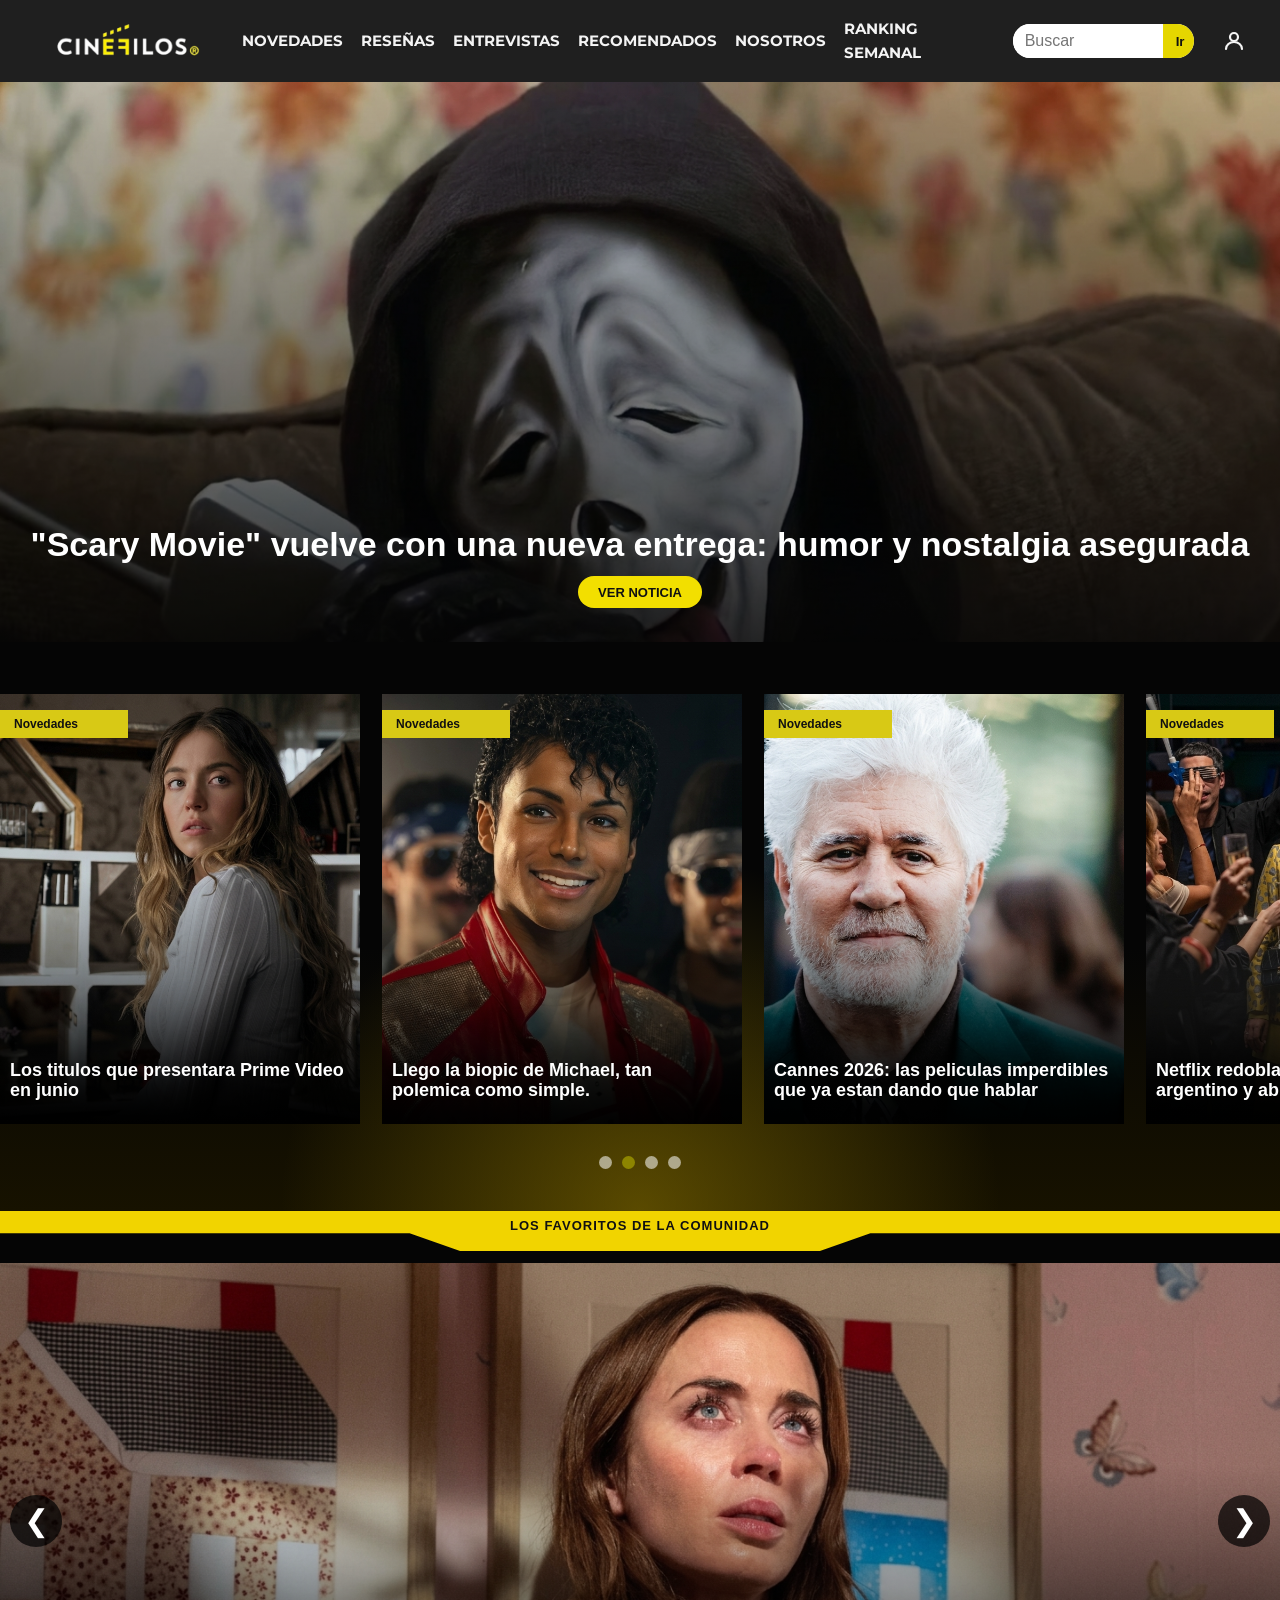
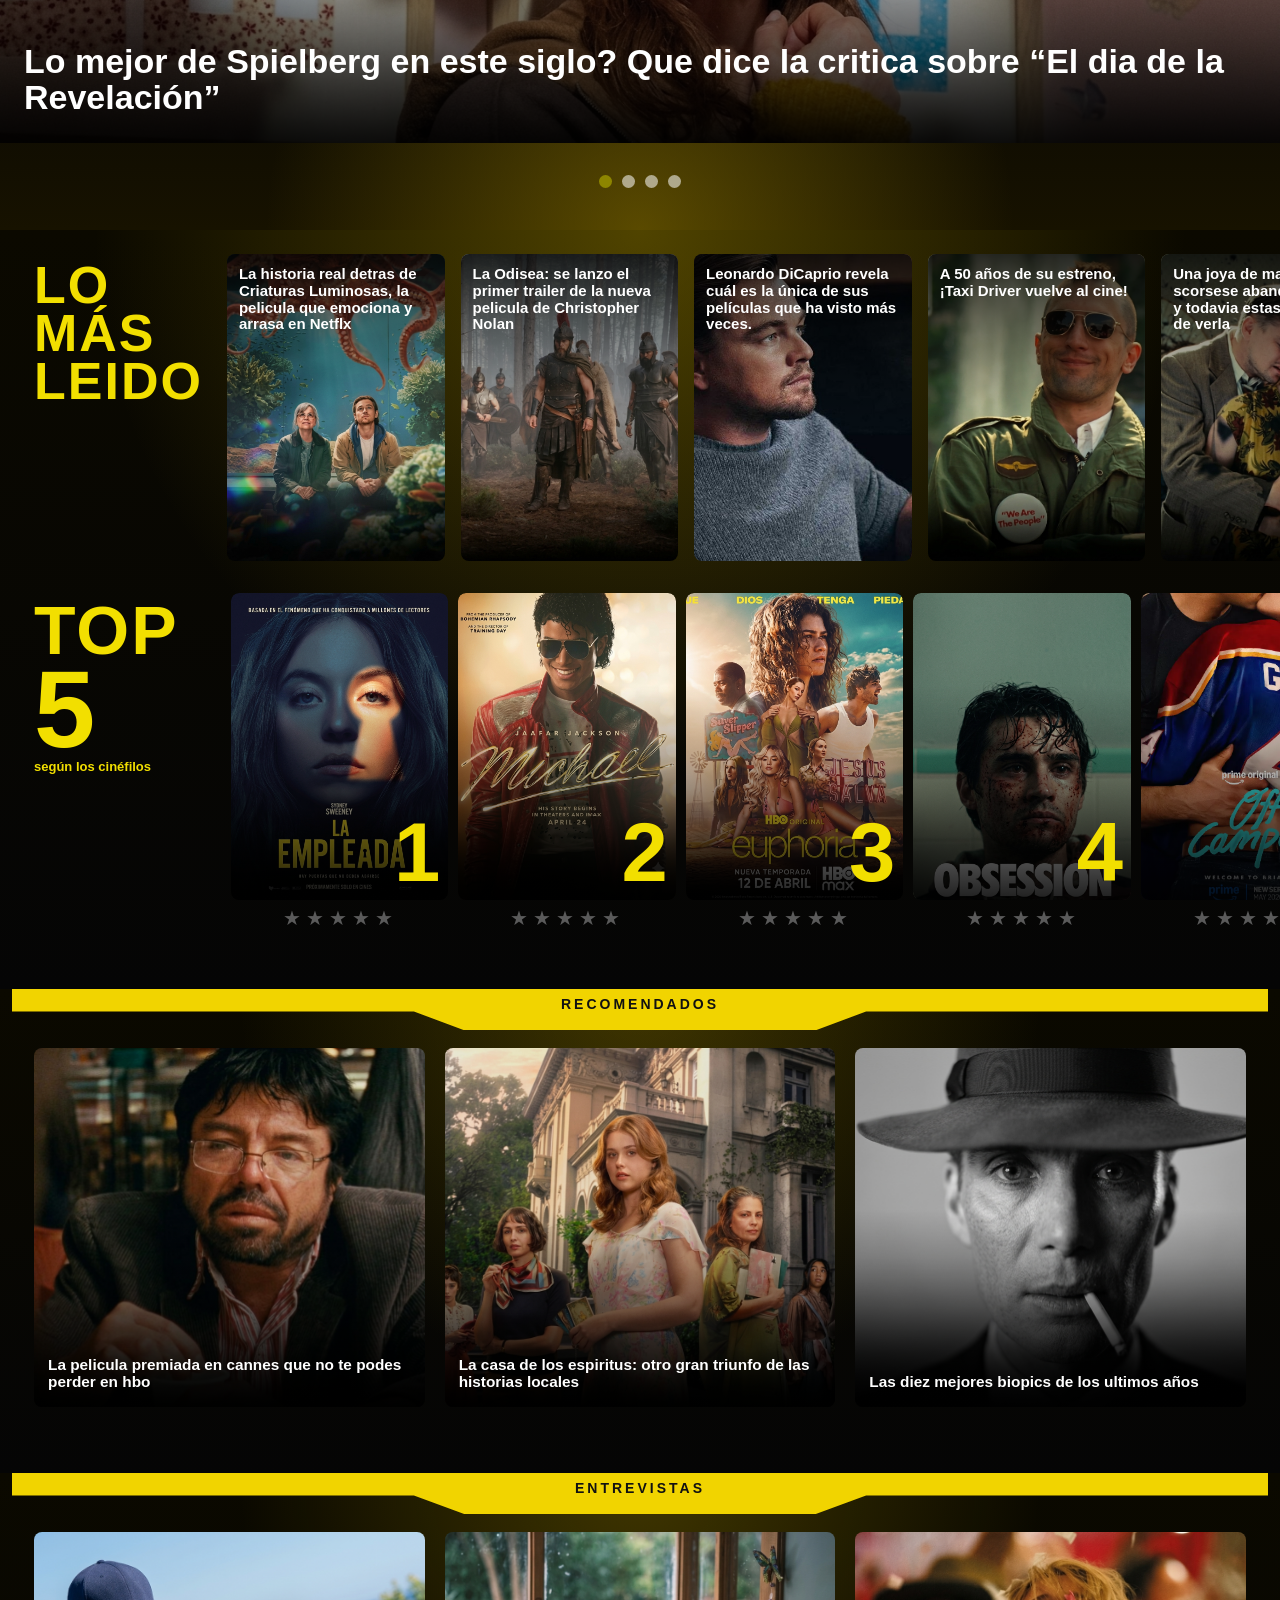
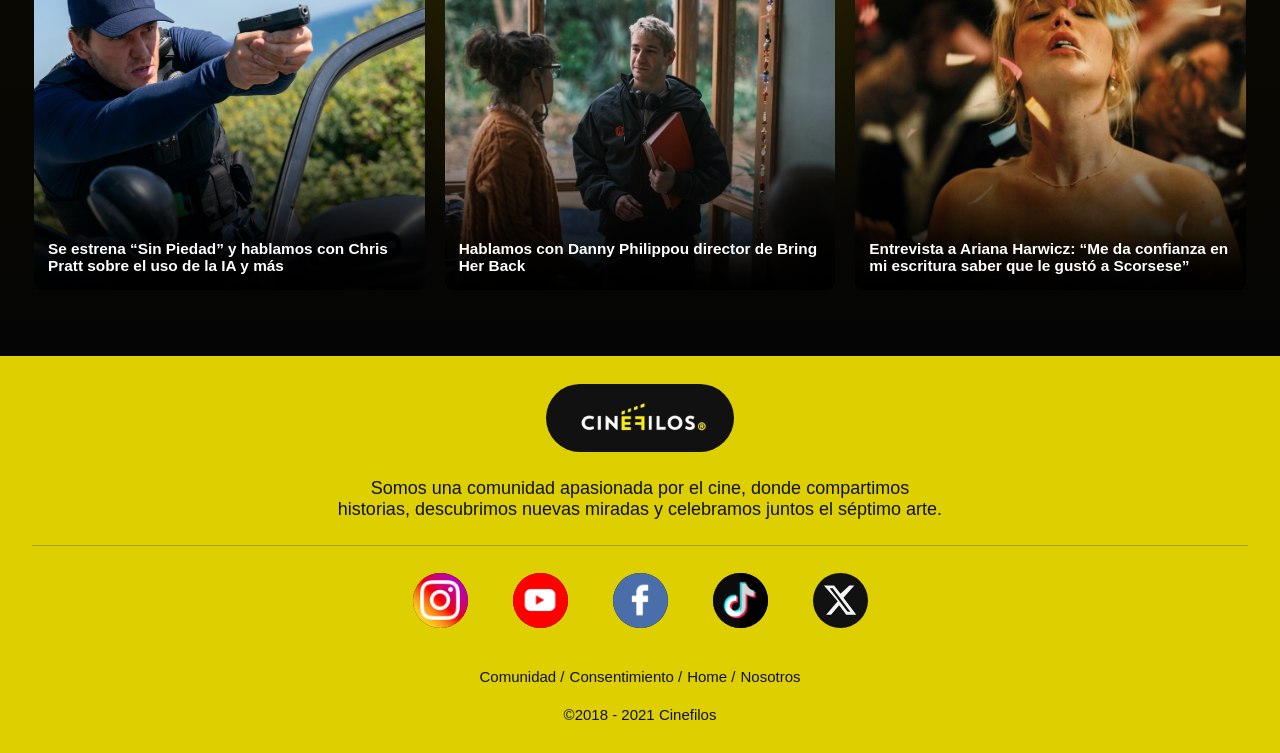
<file: index.html>
<!DOCTYPE html>
<html>
<head>
	<meta charset="utf-8">
	<meta name="viewport" content="width=device-width, initial-scale=1">
	   <link rel="stylesheet" type="text/css" href="estilo.css">
     <link href="https://fonts.googleapis.com/css2?family=Montserrat:wght@700&family=Roboto+Slab:wght@400;700&display=swap" rel="stylesheet">
    
    <title>

    </title>
</head>
<body>
<header class="barra">
      <button class="menu" type="button" aria-label="Abrir menu" aria-expanded="false">
        <span></span>
        <span></span>
        <span></span>
      </button>

      <a class="barra-logo" href="index.html" aria-label="Cinefilos">
        <img src="imagenes/logo.png" alt="Cinefilos" onerror="this.style.display='none'; this.nextElementSibling.style.display='inline-flex';">
        <span>CINE<strong>FILOS</strong><small>&reg;</small></span>
      </a>

      <button class="boton-buscar-mobile" type="button" aria-label="Abrir buscador" aria-expanded="false"></button>

      <nav class="barra-nav" aria-label="Secciones principales">
        <div class="buscador-mobile-menu">
          <input type="search" placeholder="Buscar" aria-label="Buscar">
          <button type="submit" aria-label="Buscar">Ir</button>
        </div>
     
        <a href="novedades.html">Novedades</a>
        <a href="resenas.html">Reseñas</a>
        <a href="entrevista.html">Entrevistas</a>
        <a href="#recomendados">Recomendados</a>
        <a href="#nosotros">Nosotros</a>
        <a href="RankingSemanal.html">Ranking semanal</a>
      </nav>

      <form class="buscador" action="#" role="search">
        <input type="search" placeholder="Buscar" aria-label="Buscar">
        <button type="submit" aria-label="Buscar">Ir</button>
      </form>

       <a class="barra-icono-usuario" href="cuenta.html" aria-label="Mi cuenta">
        <svg width="24" height="24" viewBox="0 0 24 24" fill="none" stroke="currentColor" stroke-width="2.2" stroke-linecap="round" stroke-linejoin="round">
          <circle cx="12" cy="8" r="4"/>
          <path d="M4 20c0-4 3.6-7 8-7s8 3 8 7"/>
        </svg>
      </a>
  </header>

<main>
      <section class="noticias-portada" id="home">
        <article class="noticia-card">
          <img src="imagenes/scary movie.png" alt="Scary Movie vuelve con una nueva entrega">

          <div class="noticia-contenido">
            <h2>"Scary Movie" vuelve con una nueva entrega: humor y nostalgia asegurada</h2>
            <a class="boton-noticia" href="noticia2.html">Ver noticia</a>
          </div>
        </article>
      </section>

      <section class="carrusel-noticias" id="novedades" aria-label="Mas noticias">
        <div class="carrusel-pista">
          <a class="mini-noticia" href="noticia1.html">
            <img src="imagenes/la empleada.png" alt="" class="carrusel-imagen">
            <span class="mini-etiqueta">Novedades</span>
            <span class="mini-noticia-texto">Los titulos que presentara Prime Video en junio</span>
          </a>

          <a class="mini-noticia" href="noticia3.html">
            <img src="imagenes/michael jackson.png" alt="" class="carrusel-imagen">
            <span class="mini-etiqueta">Novedades</span>
            <span class="mini-noticia-texto">Llego la biopic de Michael, tan polemica como simple.</span>
          </a>

          <a class="mini-noticia" href="noticia2.html">
            <img src="imagenes/cannes.png" alt="" class="carrusel-imagen">
            <span class="mini-etiqueta">Novedades</span>
            <span class="mini-noticia-texto">Cannes 2026: las peliculas imperdibles que ya estan dando que hablar</span>
          </a>

          <a class="mini-noticia" href="noticia4.html">
            <img src="imagenes/envidiosa.png" alt="" class="carrusel-imagen">
            <span class="mini-etiqueta">Novedades</span>
            <span class="mini-noticia-texto">Netflix redobla su apuesta por el cine argentino y abre nuevas oficinas</span>
          </a>
        </div>

        <div class="carrusel-puntos" aria-hidden="true">
          <span class="activo"></span>
          <span></span>
          <span></span>
          <span></span>
        </div>
      </section>

      <section class="carrusel-noticias carrusel-comunidad" aria-label="Favoritos de la comunidad">
        <div class="carrusel-barra-titulo">
          <span class="carrusel-barra-titulo-linea">LOS FAVORITOS DE</span>
          <span class="carrusel-barra-titulo-linea">LA COMUNIDAD</span>
        </div>

        <button class="carrusel-flecha carrusel-flecha-izquierda" type="button" aria-label="Ver noticia anterior">&#10094;</button>
        <button class="carrusel-flecha carrusel-flecha-derecha" type="button" aria-label="Ver noticia siguiente">&#10095;</button>

        <div class="carrusel-pista">
          <a class="mini-noticia" href="noticia1.html">
            <img src="imagenes/spielberg.png" alt="" class="carrusel-imagen">
            <span class="mini-noticia-texto mini-noticia-texto-grande">Lo mejor de Spielberg en este siglo? Que dice la critica sobre “El dia de la Revelación”</span>
          </a>

          <a class="mini-noticia" href="noticia4.html">
            <img src="imagenes/euphoria.png" alt="" class="carrusel-imagen">
            <span class="mini-noticia-texto mini-noticia-texto-grande">¿A qué hora se estrena el episodio final de la tercer temporada de Euphoria?</span>
          </a>

          <a class="mini-noticia" href="noticia3.html">
            <img src="imagenes/un varon.png" alt="" class="carrusel-imagen">
            <span class="mini-noticia-texto mini-noticia-texto-grande">Un varón: la película colombiana que tuvo su estreno mundial en el FICPBA</span>
          </a>

          <a class="mini-noticia" href="noticia2.html">
            <img src="imagenes/fede alvarez.png" alt="" class="carrusel-imagen carrusel-imagen-fede">
            <span class="mini-noticia-texto mini-noticia-texto-grande">Entrevista a Fede Álvarez por el estreno de Alien: Romulus</span>
          </a>
        </div>

        <div class="carrusel-puntos" aria-hidden="true">
          <span class="activo"></span>
          <span></span>
          <span></span>
          <span></span>
        </div>
      </section>
  
      <section class="lo-mas-leido" aria-label="Lo más leído">

        <div class="lml-encabezado">
          <h2 class="lml-titulo">LO<br>MÁS<br>LEIDO</h2>

          <div class="lml-carrusel-superior">
            <div class="lml-carrusel-pista">

              <a class="lml-noticia" href="laEmpleada.html">
                <img src="imagenes/criaturas luminosas.png" alt="Noticia 1">
                <span class="lml-noticia-texto">La historia real detras de Criaturas Luminosas, la pelicula que emociona y arrasa en Netflx </span>
              </a>

              <a class="lml-noticia" href="noticia4.html">
                <img src="imagenes/la odisea.png" alt="Noticia 2">
                <span class="lml-noticia-texto">La Odisea: se lanzo el primer trailer de la nueva pelicula de Christopher Nolan </span>
              </a>

              <a class="lml-noticia" href="noticia2.html">
                <img src="imagenes/leonardo.jpg" alt="Noticia 4">
                <span class="lml-noticia-texto">Leonardo DiCaprio revela cuál es la única de sus películas que ha visto más veces.</span>
              </a>

               <a class="lml-noticia" href="noticia1.html">
                <img src="imagenes/taxidriver.png" alt="Noticia 5">
                <span class="lml-noticia-texto">A 50 años de su estreno,¡Taxi Driver vuelve al cine!</span>
              </a>

              <a class="lml-noticia" href="noticia3.html">
                <img src="imagenes/scorse.png" alt="Noticia 3">
                <span class="lml-noticia-texto">Una joya de martin scorsese abandona Netflix y todavia estas a tiempo de verla </span>
              </a>

            </div>
          </div>
        </div>

        <div class="lml-top5-bloque">
          <div class="lml-top5-etiqueta">
            <span class="lml-top5-texto">TOP</span>
            <span class="lml-top5-numero">5</span>
            <span class="lml-top5-subtexto">según los cinéfilos</span>
          </div>

          <div class="lml-top5-carrusel">
            <div class="lml-top5-pista" id="lmlTop5Pista">

              <a class="lml-top5-item" href="laEmpleada.html" data-titulo="La Empleada" data-url="laEmpleada.html">
                <span class="lml-top5-media">
                  <span class="lml-top5-posicion">1</span>
                  <img src="imagenes/portada la empleada.png" alt="Top 1">
                </span>
                <span class="lml-top5-estrellas">
                  <span class="lml-top5-estrellas-iconos"></span>
                </span>
              </a>

              <a class="lml-top5-item" href="noticia3.html" data-titulo="Michael" data-url="noticia3.html">
                <span class="lml-top5-media">
                  <span class="lml-top5-posicion">2</span>
                  <img src="imagenes/portada michael jackson.png" alt="Top 2">
                </span>
                <span class="lml-top5-estrellas">
                  <span class="lml-top5-estrellas-iconos"></span>
                </span>
              </a>

              <a class="lml-top5-item" href="noticia4.html" data-titulo="Euphoria" data-url="noticia4.html">
                <span class="lml-top5-media">
                  <span class="lml-top5-posicion">3</span>
                  <img src="imagenes/portada euphoria.png" alt="Top 3">
                </span>
                <span class="lml-top5-estrellas">
                  <span class="lml-top5-estrellas-iconos"></span>
                </span>
              </a>

              <a class="lml-top5-item" href="noticia2.html" data-titulo="Obsession" data-url="top5-obsession">
                <span class="lml-top5-media">
                  <span class="lml-top5-posicion">4</span>
                  <img src="imagenes/portada obsession.png" alt="Top 4">
                </span>
                <span class="lml-top5-estrellas">
                  <span class="lml-top5-estrellas-iconos"></span>
                </span>
              </a>

              <a class="lml-top5-item" href="noticia3.html" data-titulo="Off Campus" data-url="top5-offcampus">
                <span class="lml-top5-media">
                  <span class="lml-top5-posicion">5</span>
                  <img src="imagenes/off-campus-portada.webp" alt="Top 5">
                </span>
                <span class="lml-top5-estrellas">
                  <span class="lml-top5-estrellas-iconos"></span>
                </span>
              </a>

            </div>
          </div>
        </div>

      </section>
       <section class="carrusel-etiqueta" id="recomendados" aria-label="Recomendados">
 
        <div class="carrusel-etiqueta-titulo">RECOMENDADOS</div>
 
        <div class="carrusel-etiqueta-pista">
 
          <a class="carrusel-etiqueta-item" href="noticia4.html">
            <img src="imagenes/recomendados 1.png" alt="Recomendado 1">
            <span class="carrusel-etiqueta-texto">La pelicula premiada en cannes que no te podes perder en hbo </span>
          </a>
 
          <a class="carrusel-etiqueta-item" href="laEmpleada.html">
            <img src="imagenes/recomendados 2.png" alt="Recomendado 2">
            <span class="carrusel-etiqueta-texto">La casa de los espiritus: otro gran triunfo de las historias locales  </span>
          </a>
 
          <a class="carrusel-etiqueta-item" href="noticia1.html">
            <img src="imagenes/recomedados 3.png" alt="Recomendado 3">
            <span class="carrusel-etiqueta-texto">Las diez mejores biopics de los ultimos años </span>
          </a>

 
        </div>
      </section>

      <section class="carrusel-etiqueta" id="entrevistas" aria-label="Entrevistas">
 
        <div class="carrusel-etiqueta-titulo">ENTREVISTAS</div>
 
        <div class="carrusel-etiqueta-pista">
 
          <a class="carrusel-etiqueta-item" href="noticia2.html">
            <img src="imagenes/entrevista 1.png" alt="Entrevista 1">
           <span class="carrusel-etiqueta-texto">Se estrena “Sin Piedad” y hablamos con Chris Pratt sobre el uso de la IA y más</span>
          </a>
 
          <a class="carrusel-etiqueta-item" href="noticia3.html">
            <img src="imagenes/entrevista 2.png" alt="Entrevista 2">
               <span class="carrusel-etiqueta-texto">Hablamos con Danny Philippou director de Bring Her Back</span>
          </a>
 
          <a class="carrusel-etiqueta-item" href="noticia4.html">
            <img src="imagenes/entrevista 3.png" alt="Entrevista 3">
            <span class="carrusel-etiqueta-texto">Entrevista a Ariana Harwicz: “Me da confianza en mi escritura saber que le gustó a Scorsese”</span>
          </a>
 
        </div>
 
      </section>

  </main>

<footer class="footer">
      <div class="footer-logo" aria-label="Cinefilos" >
        <img src="imagenes/logo.png" alt="Cinefilos" onerror="this.style.display='none'; this.nextElementSibling.style.display='inline-flex';">
      </div>

  <p class="footer-texto">
    Somos una comunidad apasionada por el cine, donde compartimos
    historias, descubrimos nuevas miradas y celebramos juntos el
    séptimo arte.
  </p>

      <hr class="footer-linea">

      <div class="redes">
        <a href="https://www.instagram.com/cinefilosoficial" aria-label="Instagram"><img src="imagenes/ig.png" alt="Instagram"></a>
        <a href="https://www.youtube.com/channel/UC08kA7iu9PEzDxkMf6_33Pw" aria-label="YouTube"><img src="imagenes/yotube.png" alt="YouTube"></a>
        <a href="https://www.facebook.com/cinefilooos" aria-label="facebook"><img src="imagenes/facebook.png" alt="facebook"></a>
        <a href="https://www.tiktok.com/@cinefilosoficiall?_r=1&_t=ZS-97NEEXDqILQ" aria-label="TikTok"><img src="imagenes/tiktok.png" alt="TikTok"></a>
    <a href="https://x.com/cinefiloos?lang=es" aria-label="X (Twitter)"><svg width="36" height="36" viewBox="0 0 24 24" fill="currentColor" style="color:#f4f4f4" xmlns="http://www.w3.org/2000/svg"><path d="M18.244 2.25h3.308l-7.227 8.26 8.502 11.24H16.17l-4.714-6.231-5.401 6.231H2.747l7.73-8.835L1.254 2.25H8.08l4.261 5.636 5.903-5.636Zm-1.161 17.52h1.833L7.084 4.126H5.117z"/></svg></a>
      </div>

      <nav class="footer-links" aria-label="Enlaces del footer">
        <a href="#">Comunidad</a>
        <a href="#">Consentimiento</a>
        <a href="index.html">Home</a>
        <a href="#">Nosotros</a>
      </nav>

      <p class="copyright">&copy;2018 - 2021 Cinefilos</p>
  </footer>


<script>
    const botonMenu = document.querySelector(".menu");
  const botonBuscar = document.querySelector(".boton-buscar-mobile");
  const barra = document.querySelector(".barra");
  const campoBuscar = document.querySelector(".buscador input");
  const carruselSecciones = Array.from(document.querySelectorAll(".carrusel-noticias")).map(function (seccion) {
    return {
      pista: seccion.querySelector(".carrusel-pista"),
      miniNoticias: Array.from(seccion.querySelectorAll(".mini-noticia")),
      puntosCarrusel: Array.from(seccion.querySelectorAll(".carrusel-puntos span")),
      botonIzquierda: seccion.querySelector(".carrusel-flecha-izquierda"),
      botonDerecha: seccion.querySelector(".carrusel-flecha-derecha"),
      arrastrando: false,
      inicioArrastreX: 0,
      inicioScrollX: 0
    };
  });
 
  function actualizarPuntoCarrusel(estado) {
    if (!estado.pista || estado.miniNoticias.length === 0 || estado.puntosCarrusel.length === 0) {
      return;
    }
 
    const centroVisible = estado.pista.getBoundingClientRect().left + estado.pista.clientWidth / 2;
    let indiceActivo = 0;
    let distanciaMenor = Infinity;
 
    estado.miniNoticias.forEach(function (noticia, indice) {
      const rect = noticia.getBoundingClientRect();
      const centroNoticia = rect.left + rect.width / 2;
      const distancia = Math.abs(centroVisible - centroNoticia);
 
      if (distancia < distanciaMenor) {
        distanciaMenor = distancia;
        indiceActivo = indice;
      }
    });
 
    estado.puntosCarrusel.forEach(function (punto, indice) {
      punto.classList.toggle("activo", indice === indiceActivo);
    });
  }
 
  const UMBRAL_ARRASTRE = 10; // px: por debajo de esto, se considera un click, no un arrastre

  function cancelarClickSiHuboArrastre(pista) {
    // Si hubo arrastre real, el "click" que dispara el navegador al soltar
    // no debe disparar la navegación del link sobre el que cayó el mouse.
    function cancelarUnaVez(ev) {
      ev.preventDefault();
      ev.stopPropagation();
      pista.removeEventListener("click", cancelarUnaVez, true);
    }
    pista.addEventListener("click", cancelarUnaVez, true);
  }

  function iniciarArrastreCarrusel(estado, evento) {
    if (!estado.pista) {
      return;
    }
 
    estado.arrastrando = true;
    estado.arrastreReal = false;
    estado.inicioArrastreX = evento.clientX;
    estado.inicioScrollX = estado.pista.scrollLeft;
    estado.pointerIdActual = evento.pointerId;
  }
 
  function moverCarrusel(estado, evento) {
    if (!estado.arrastrando || !estado.pista) {
      return;
    }
 
    const diferencia = evento.clientX - estado.inicioArrastreX;

    if (!estado.arrastreReal && Math.abs(diferencia) > UMBRAL_ARRASTRE) {
      estado.arrastreReal = true;
      estado.pista.classList.add("arrastrando");
      if (typeof estado.pista.setPointerCapture === "function") {
        estado.pista.setPointerCapture(evento.pointerId);
      }
    }

    if (estado.arrastreReal) {
      estado.pista.scrollLeft = estado.inicioScrollX - diferencia;
      actualizarPuntoCarrusel(estado);
    }
  }
 
  function terminarArrastreCarrusel(estado, evento) {
    if (!estado.pista) {
      return;
    }

    if (estado.arrastreReal) {
      cancelarClickSiHuboArrastre(estado.pista);
    }
 
    estado.arrastrando = false;
    estado.arrastreReal = false;
    estado.pista.classList.remove("arrastrando");
 
    if (evento && typeof estado.pista.hasPointerCapture === "function" && estado.pista.hasPointerCapture(evento.pointerId)) {
      estado.pista.releasePointerCapture(evento.pointerId);
    }
  }
 
  function moverConFlecha(estado, direccion) {
    if (!estado.pista || estado.miniNoticias.length === 0) {
      return;
    }
 
    const anchoTarjeta = estado.miniNoticias[0].getBoundingClientRect().width;
    estado.pista.scrollBy({
      left: anchoTarjeta * direccion,
      behavior: "smooth"
    });
  }
 
  botonMenu.addEventListener("click", function () {
    barra.classList.toggle("abierto");
    const estaAbierto = barra.classList.contains("abierto");
    botonMenu.setAttribute("aria-expanded", estaAbierto);
    barra.classList.remove("buscando");
    botonBuscar.setAttribute("aria-expanded", "false");
  });
 
  botonBuscar.addEventListener("click", function () {
    barra.classList.toggle("buscando");
    const estaBuscando = barra.classList.contains("buscando");
    botonBuscar.setAttribute("aria-expanded", estaBuscando);
    barra.classList.remove("abierto");
    botonMenu.setAttribute("aria-expanded", "false");
 
    if (estaBuscando) {
      campoBuscar.focus();
    }
  });
 
  carruselSecciones.forEach(function (estado) {
    if (!estado.pista || estado.miniNoticias.length === 0 || estado.puntosCarrusel.length === 0) {
      return;
    }
 
    estado.pista.addEventListener("scroll", function () {
      actualizarPuntoCarrusel(estado);
    }, { passive: true });
 
    estado.pista.addEventListener("pointerdown", function (evento) {
      iniciarArrastreCarrusel(estado, evento);
    });
 
    estado.pista.addEventListener("pointermove", function (evento) {
      moverCarrusel(estado, evento);
    });
 
    estado.pista.addEventListener("pointerup", function (evento) {
      terminarArrastreCarrusel(estado, evento);
    });
 
    estado.pista.addEventListener("pointercancel", function (evento) {
      terminarArrastreCarrusel(estado, evento);
    });
 
    estado.pista.addEventListener("pointerleave", function (evento) {
      terminarArrastreCarrusel(estado, evento);
    });
 
    if (estado.botonIzquierda) {
      estado.botonIzquierda.addEventListener("click", function () {
        moverConFlecha(estado, -1);
      });
    }
 
    if (estado.botonDerecha) {
      estado.botonDerecha.addEventListener("click", function () {
        moverConFlecha(estado, 1);
      });
    }
 
    window.addEventListener("resize", function () {
      actualizarPuntoCarrusel(estado);
    });
 
    window.addEventListener("load", function () {
      actualizarPuntoCarrusel(estado);
    });
 
    actualizarPuntoCarrusel(estado);
  });
 
  // Función compartida para los carruseles simples (Lo más leído, Top5,
  // Recomendados, Entrevistas): permite arrastrar con el mouse para
  // scrollear, pero un click sin movimiento real sigue navegando normal.
  function habilitarArrastreSimple(pista) {
    if (!pista) return;
    let arrastrando = false, arrastreReal = false, inicioX = 0, inicioScroll = 0;
 
    pista.addEventListener("pointerdown", function(e) {
      arrastrando = true;
      arrastreReal = false;
      inicioX = e.clientX;
      inicioScroll = pista.scrollLeft;
    });
    pista.addEventListener("pointermove", function(e) {
      if (!arrastrando) return;
      const diferencia = e.clientX - inicioX;

      if (!arrastreReal && Math.abs(diferencia) > UMBRAL_ARRASTRE) {
        arrastreReal = true;
        pista.classList.add("arrastrando");
        if (typeof pista.setPointerCapture === "function") {
          pista.setPointerCapture(e.pointerId);
        }
      }

      if (arrastreReal) {
        pista.scrollLeft = inicioScroll - diferencia;
      }
    });
    ["pointerup","pointercancel","pointerleave"].forEach(function(ev) {
      pista.addEventListener(ev, function(e) {
        if (arrastreReal) {
          cancelarClickSiHuboArrastre(pista);
        }
        arrastrando = false;
        arrastreReal = false;
        pista.classList.remove("arrastrando");
        if (pista.hasPointerCapture && pista.hasPointerCapture(e.pointerId)) {
          pista.releasePointerCapture(e.pointerId);
        }
      });
    });
  }

  // carrusel de Lo más leído
  [".lml-carrusel-pista", ".lml-top5-pista"].forEach(function(selector) {
    habilitarArrastreSimple(document.querySelector(selector));
  });
 
    // Recomendados y Entrevistas
  document.querySelectorAll(".carrusel-etiqueta-pista").forEach(function(pista) {
    habilitarArrastreSimple(pista);
  });

  // Efecto "centro grande" en mobile: detecta el item más centrado
  // y le aplica la clase activo-carrusel solo en pantallas chicas
  function iniciarCarruselCentro(pista) {
    var items = Array.from(pista.querySelectorAll(".carrusel-etiqueta-item"));
    if (!items.length) return;

    function actualizarActivo() {
      // Solo aplica en mobile (max 899px)
      if (window.innerWidth >= 900) {
        items.forEach(function(it) { it.classList.remove("activo-carrusel"); });
        return;
      }
      var centro = pista.scrollLeft + pista.offsetWidth / 2;
      var masProximo = null;
      var distMin = Infinity;
      items.forEach(function(item) {
        var itemCentro = item.offsetLeft + item.offsetWidth / 2;
        var dist = Math.abs(centro - itemCentro);
        if (dist < distMin) { distMin = dist; masProximo = item; }
      });
      items.forEach(function(it) { it.classList.remove("activo-carrusel"); });
      if (masProximo) masProximo.classList.add("activo-carrusel");
    }

    // Inicializar: centrar en el item del medio
    function centrarInicio() {
      if (window.innerWidth >= 900) return;
      var medio = items[Math.floor(items.length / 2)];
      if (!medio) return;
      var scrollIdeal = medio.offsetLeft + medio.offsetWidth / 2 - pista.offsetWidth / 2;
      pista.scrollLeft = scrollIdeal;
      actualizarActivo();
    }

    pista.addEventListener("scroll", actualizarActivo, { passive: true });
    window.addEventListener("resize", function() { centrarInicio(); actualizarActivo(); });

    // Esperar a que el layout esté listo
    if (document.readyState === "complete") {
      centrarInicio();
    } else {
      window.addEventListener("load", centrarInicio);
    }
  }

  document.querySelectorAll(".carrusel-etiqueta-pista").forEach(function(pista) {
    iniciarCarruselCentro(pista);
  });

  // Evita el arrastre nativo de imágenes (drag-and-drop del navegador) en
  // TODOS los carruseles: es lo que hace que en compu, al clickear una
  // imagen con un mínimo movimiento de mouse, el navegador cancele el
  // click en vez de dejarlo navegar (en celu no pasa, por eso ahí sí andaba).
  document.querySelectorAll(
    ".carrusel-pista, .lml-carrusel-pista, .lml-top5-pista, .carrusel-etiqueta-pista"
  ).forEach(function (pista) {
    pista.addEventListener("dragstart", function (e) {
      e.preventDefault();
    });
  });

  // Estrellas del Top 5: hover para previsualizar y clic para calificar
  // (igual que el resto del sitio: si no hay sesión, pide iniciar sesión)
  (function () {
    var CLAVE_USUARIO = "usuarioCinefilo";
    var CLAVE_CALIFICACIONES = "cinefilo_calificaciones";
    var MAX_ITEMS = 4;

    function haySesion() {
      try { return !!JSON.parse(localStorage.getItem(CLAVE_USUARIO)); }
      catch (e) { return false; }
    }

    function getCalificaciones() {
      try { return JSON.parse(localStorage.getItem(CLAVE_CALIFICACIONES)) || []; }
      catch (e) { return []; }
    }

    function obtenerMiPuntaje(url) {
      var c = getCalificaciones().filter(function (c) { return c.url === url; })[0];
      return c ? parseInt(c.valor) || 0 : 0;
    }

    function guardarMiPuntaje(info, valor) {
      var calfs = getCalificaciones();
      var idx = calfs.findIndex(function (c) { return c.url === info.url; });
      if (idx >= 0) calfs.splice(idx, 1);
      calfs.unshift({ titulo: info.titulo, imagen: info.imagen, url: info.url, valor: valor });
      if (calfs.length > MAX_ITEMS) calfs = calfs.slice(0, MAX_ITEMS);
      localStorage.setItem(CLAVE_CALIFICACIONES, JSON.stringify(calfs));

      var u = null;
      try { u = JSON.parse(localStorage.getItem(CLAVE_USUARIO)); } catch (e) {}
      if (u) {
        u.calificaciones = calfs.length;
        localStorage.setItem(CLAVE_USUARIO, JSON.stringify(u));
        localStorage.setItem("usuario_calificaciones", u.calificaciones);
      }
    }

    document.querySelectorAll(".lml-top5-item").forEach(function (item) {
      var contenedor = item.querySelector(".lml-top5-estrellas-iconos");
      var nota = item.querySelector(".lml-top5-estrellas-nota");
      var img = item.querySelector(".lml-top5-media img");
      if (!contenedor || !img) return;

      var info = {
        titulo: item.dataset.titulo || img.alt,
        imagen: img.getAttribute("src"),
        url: item.dataset.url || item.getAttribute("href")
      };

      // Armamos las 5 estrellas individuales (una sola vez)
      contenedor.innerHTML = "";
      var estrellas = [];
      for (var v = 1; v <= 5; v++) {
        var estrella = document.createElement("span");
        estrella.className = "lml-top5-estrella";
        estrella.setAttribute("data-valor", v);
        estrella.textContent = "★";
        contenedor.appendChild(estrella);
        estrellas.push(estrella);
      }

      var miPuntaje = haySesion() ? obtenerMiPuntaje(info.url) : 0;

      function pintar(limite) {
        estrellas.forEach(function (estrella, indice) {
          estrella.classList.toggle("activa", indice < limite);
        });
      }

      function actualizarNota(valor) {
        if (!nota) return;
        nota.textContent = valor > 0 ? (valor * 2) + " / 10" : "0 / 10";
      }

      pintar(miPuntaje);
      actualizarNota(miPuntaje);

      estrellas.forEach(function (estrella) {
        estrella.addEventListener("mouseover", function () {
          pintar(parseInt(estrella.getAttribute("data-valor")));
        });

        estrella.addEventListener("mouseout", function () {
          pintar(miPuntaje);
        });

        // touchstart: intercepta el toque en mobile ANTES de que el <a> padre navegue
        estrella.addEventListener("touchstart", function (e) {
          e.preventDefault();
          e.stopPropagation();

          // Feedback visual inmediato en el hover
          pintar(parseInt(estrella.getAttribute("data-valor")));
        }, { passive: false });

        // touchend: ejecuta la acción real al soltar el dedo
        estrella.addEventListener("touchend", function (e) {
          e.preventDefault();
          e.stopPropagation();

          if (!haySesion()) {
            if (window.abrirModalIniciarSesion) window.abrirModalIniciarSesion();
            pintar(miPuntaje); // resetear el feedback visual
            return;
          }

          miPuntaje = parseInt(estrella.getAttribute("data-valor"));
          pintar(miPuntaje);
          actualizarNota(miPuntaje);
          guardarMiPuntaje(info, miPuntaje);
        }, { passive: false });

        estrella.addEventListener("click", function (e) {
          // Evita que el clic en la estrella navegue por el link de la card
          e.preventDefault();
          e.stopPropagation();

          if (!haySesion()) {
            if (window.abrirModalIniciarSesion) window.abrirModalIniciarSesion();
            return;
          }

          miPuntaje = parseInt(estrella.getAttribute("data-valor"));
          pintar(miPuntaje);
          actualizarNota(miPuntaje);
          guardarMiPuntaje(info, miPuntaje);
        });
      });

      // Si el usuario inicia o cierra sesión, recalculamos su puntaje
      document.addEventListener("cinefilo:sesion", function () {
        miPuntaje = haySesion() ? obtenerMiPuntaje(info.url) : 0;
        pintar(miPuntaje);
        actualizarNota(miPuntaje);
      });
    });
  })();
</script>

<script src="sesion.js"></script>
<script src="cuenta.js"></script>
</body>
</html>
</file>
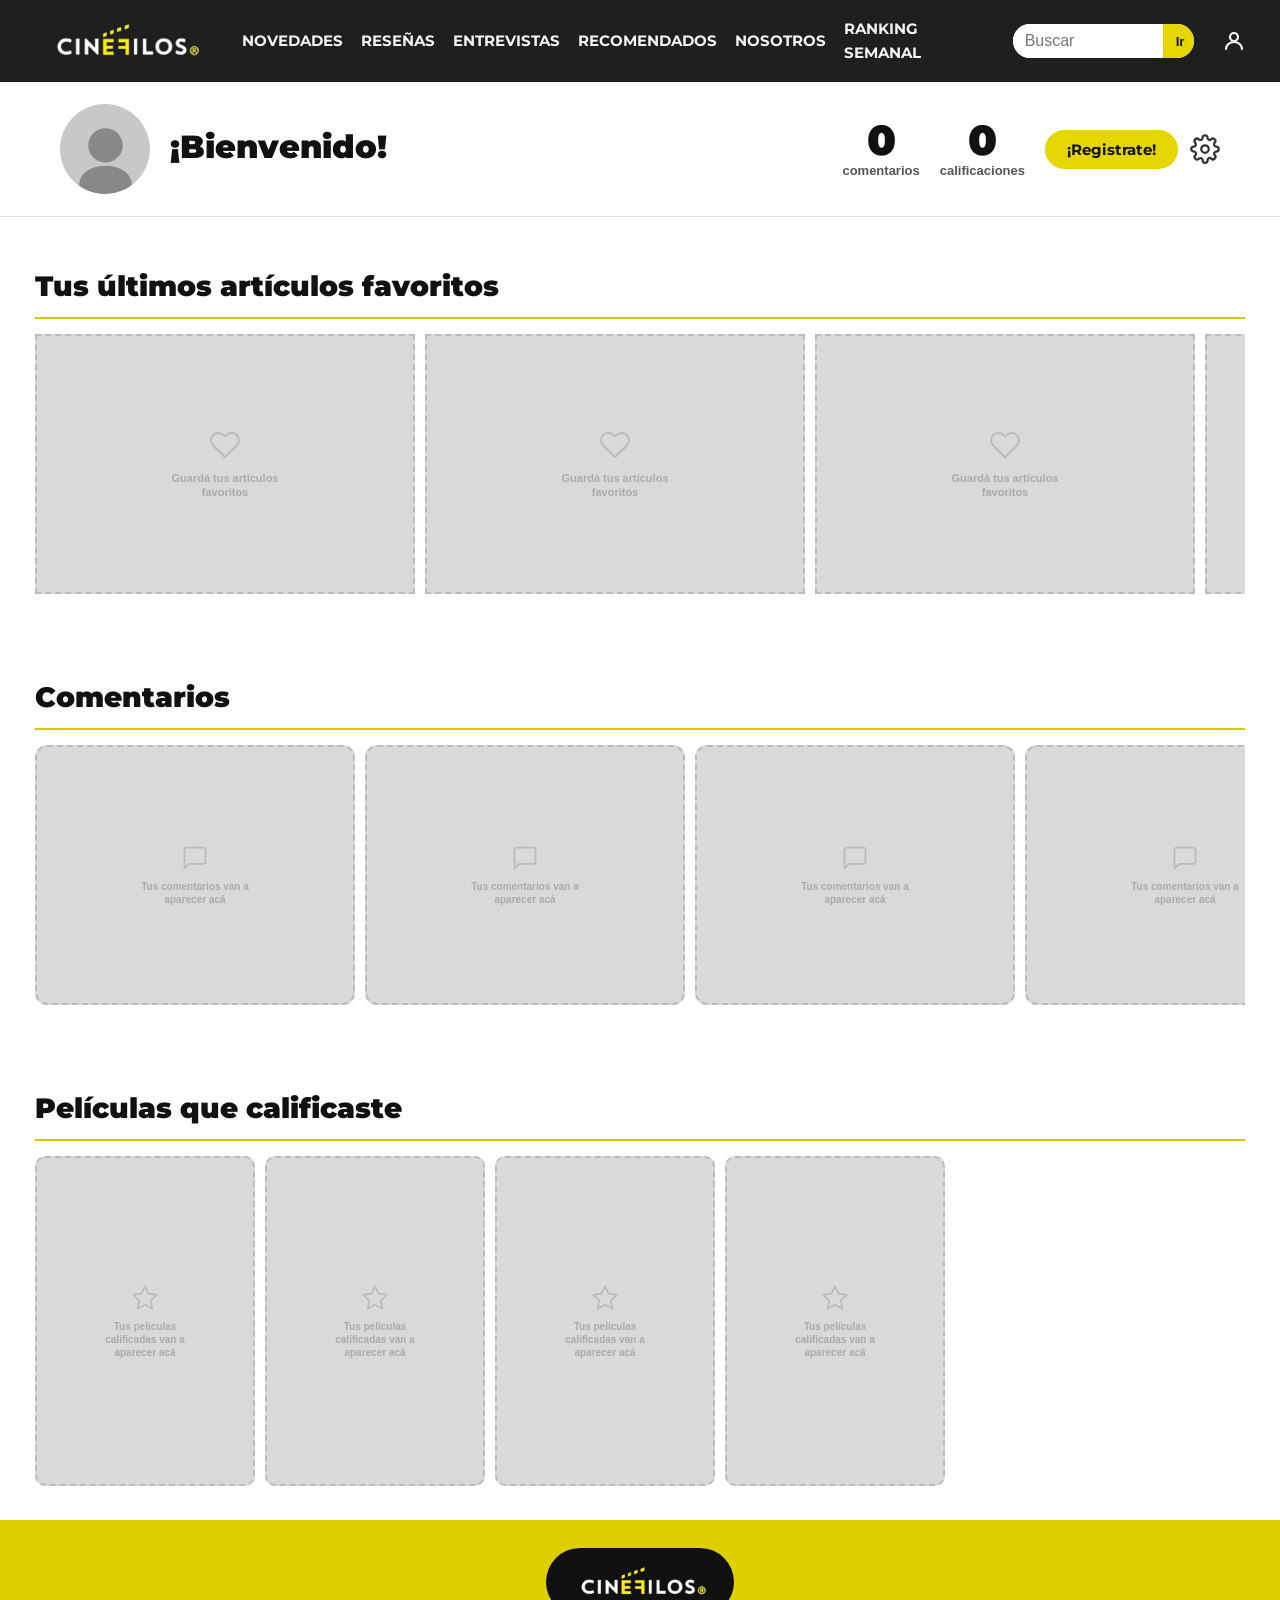
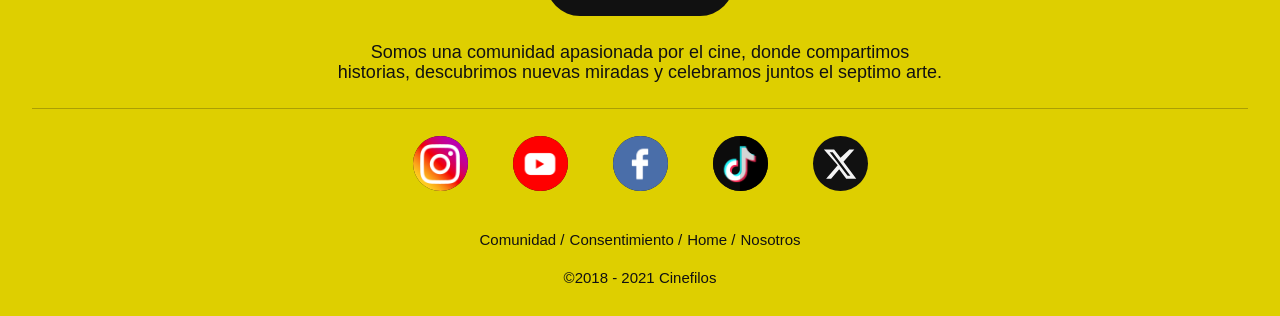
<file: cuenta.html>
<!DOCTYPE html>
<html lang="es">
<head>
  <meta charset="utf-8">
  <meta name="viewport" content="width=device-width, initial-scale=1">
  <link rel="stylesheet" type="text/css" href="stylecuenta.css">
  <link rel="stylesheet" type="text/css" href="estilo.css">
  <link href="https://fonts.googleapis.com/css2?family=Montserrat:wght@700&family=Roboto+Slab:wght@400;700&display=swap" rel="stylesheet">
  <title>Mi cuenta — Cinefilos</title>
</head>
<body>

  <header class="barra">
    <button class="menu" type="button" aria-label="Abrir menu" aria-expanded="false">
      <span></span>
      <span></span>
      <span></span>
    </button>

    <a class="barra-logo" href="index.html" aria-label="Cinefilos">
      <img src="imagenes/logo.png" alt="Cinefilos"
           onerror="this.style.display='none'; this.nextElementSibling.style.display='inline-flex';">
      <span>CINE<strong>FILOS</strong><small>&reg;</small></span>
    </a>

    <button class="boton-buscar-mobile" type="button" aria-label="Abrir buscador" aria-expanded="false"></button>
    
    <nav class="barra-nav" aria-label="Secciones principales">
      <div class="buscador-mobile-menu">
        <input type="search" placeholder="Buscar" aria-label="Buscar">
        <button type="submit" aria-label="Buscar">Ir</button>
      </div>

      <a href="novedades.html">Novedades</a>
      <a href="resenas.html">Reseñas</a>
      <a href="entrevista.html">Entrevistas</a>
      <a href="index.html#recomendados">Recomendados</a>
      <a href="index.html#nosotros">Nosotros</a>
      <a href="RankingSemanal.html">Ranking semanal</a>
    </nav>

    <form class="buscador" action="#" role="search">
      <input type="search" placeholder="Buscar" aria-label="Buscar">
      <button type="submit" aria-label="Buscar">Ir</button>
    </form>

    <!-- Ícono de usuario: amarillo cuando está logueado (clase "logueado" la agrega JS) -->
    <a class="barra-icono-usuario" href="cuenta.html" aria-label="Mi cuenta">
      <svg width="24" height="24" viewBox="0 0 24 24" fill="none" stroke="currentColor"
           stroke-width="2.2" stroke-linecap="round" stroke-linejoin="round">
        <circle cx="12" cy="8" r="4"/>
        <path d="M4 20c0-4 3.6-7 8-7s8 3 8 7"/>
      </svg>
    </a>
  </header>

  <main>
    <section class="perfil-seccion">
      <div class="perfil-card">

        <div class="perfil-avatar" aria-label="Foto de perfil">
          <svg viewBox="0 0 80 80" fill="none" xmlns="http://www.w3.org/2000/svg" aria-hidden="true">
            <circle cx="40" cy="32" r="17" fill="#888"/>
            <ellipse cx="40" cy="70" rx="26" ry="18" fill="#888"/>
          </svg>
        </div>

        <!-- Nombre y email -->
        <div class="perfil-info">
          <h1 class="perfil-nombre" id="perfil-nombre"></h1>
          <a class="perfil-email" id="perfil-email" href="#" style="display:none"></a>
        </div>

        
        <!-- Stats: comentarios y calificaciones -->
        <div class="perfil-stats-fila">
          <div class="perfil-stat">
            <span class="perfil-stat-numero" id="stat-comentarios">0</span>
            <span class="perfil-stat-label">comentarios</span>
          </div>
          <div class="perfil-stat">
            <span class="perfil-stat-numero" id="stat-calificaciones">0</span>
            <span class="perfil-stat-label">calificaciones</span>
          </div>
        </div>

        <!-- Botones: cerrar sesión y  engranaje (arriba a la derecha) -->
        <div class="perfil-acciones-top">
          <button class="perfil-btn-registrate" id="btn-registrate" type="button">¡Registrate!</button>
          <button class="perfil-cerrar-sesion" id="btn-cerrar-sesion" type="button" style="display:none">
            cerrar sesión
          </button>
          <a href="#" class="perfil-config" aria-label="Configuración">
            <svg viewBox="0 0 24 24" fill="none" stroke="currentColor"
                 stroke-width="1.8" stroke-linecap="round" stroke-linejoin="round">
              <circle cx="12" cy="12" r="3"/>
              <path d="M19.4 15a1.65 1.65 0 0 0 .33 1.82l.06.06a2 2 0 0 1-2.83 2.83l-.06-.06a1.65 1.65 0 0 0-1.82-.33 1.65 1.65 0 0 0-1 1.51V21a2 2 0 0 1-4 0v-.09A1.65 1.65 0 0 0 9 19.4a1.65 1.65 0 0 0-1.82.33l-.06.06a2 2 0 0 1-2.83-2.83l.06-.06A1.65 1.65 0 0 0 4.68 15a1.65 1.65 0 0 0-1.51-1H3a2 2 0 0 1 0-4h.09A1.65 1.65 0 0 0 4.6 9a1.65 1.65 0 0 0-.33-1.82l-.06-.06a2 2 0 0 1 2.83-2.83l.06.06A1.65 1.65 0 0 0 9 4.68a1.65 1.65 0 0 0 1-1.51V3a2 2 0 0 1 4 0v.09a1.65 1.65 0 0 0 1 1.51 1.65 1.65 0 0 0 1.82-.33l.06-.06a2 2 0 0 1 2.83 2.83l-.06.06A1.65 1.65 0 0 0 19.4 9a1.65 1.65 0 0 0 1.51 1H21a2 2 0 0 1 0 4h-.09a1.65 1.65 0 0 0-1.51 1z"/>
            </svg>
          </a>
        </div>

      </div>
    </section>

    <!--tus articulos fav-->
    <section class="perfil-bloque">
      <h2 class="perfil-bloque-titulo">Tus últimos artículos favoritos</h2>
      <div class="perfil-scroll-fila perfil-scroll-fila--favoritos" id="lista-favoritos">
        <!-- Renderizado dinámico por cuenta.js -->
      </div>
    </section>

    <!--Comentario-->
    <section class="perfil-bloque perfil-bloque--comentarios">
      <h2 class="perfil-bloque-titulo">Comentarios</h2>
      <div class="perfil-scroll-fila" id="lista-comentarios">
        <!-- Renderizado dinámico por cuenta.js -->
      </div>
    </section>

    <!--peliculas que clasifico-->
    <section class="perfil-bloque">
      <h2 class="perfil-bloque-titulo">Películas que calificaste</h2>
      <div class="perfil-scroll-fila" id="lista-calificaciones">
        <!-- Renderizado dinámico por cuenta.js -->
      </div>
    </section>

  </main>
 <footer class="footer">
      <div class="footer-logo" aria-label="Cinefilos" >
        <img src="imagenes/logo.png" alt="Cinefilos" onerror="this.style.display='none'; this.nextElementSibling.style.display='inline-flex';">
      </div>
 

      <p class="footer-texto">
        Somos una comunidad apasionada por el cine, donde compartimos
        historias, descubrimos nuevas miradas y celebramos juntos el
        septimo arte.
      </p>

      <hr class="footer-linea">

      <div class="redes">
        <a href="https://www.instagram.com/cinefilosoficial" aria-label="Instagram"><img src="imagenes/ig.png" alt="Instagram"></a>
        <a href="https://www.youtube.com/channel/UC08kA7iu9PEzDxkMf6_33Pw" aria-label="YouTube"><img src="imagenes/yotube.png" alt="YouTube"></a>
          <a href="https://www.facebook.com/cinefilooos" aria-label="facebook"><img src="imagenes/facebook.png" alt="facebook"></a>
        <a href="https://www.tiktok.com/@cinefilosoficiall?_r=1&_t=ZS-97NEEXDqILQ" aria-label="TikTok"><img src="imagenes/tiktok.png" alt="TikTok"></a>
    <a href="https://x.com/cinefiloos?lang=es" aria-label="X (Twitter)"><svg width="36" height="36" viewBox="0 0 24 24" fill="currentColor" style="color:#f4f4f4" xmlns="http://www.w3.org/2000/svg"><path d="M18.244 2.25h3.308l-7.227 8.26 8.502 11.24H16.17l-4.714-6.231-5.401 6.231H2.747l7.73-8.835L1.254 2.25H8.08l4.261 5.636 5.903-5.636Zm-1.161 17.52h1.833L7.084 4.126H5.117z"/></svg></a>
      </div>

      <nav class="footer-links" aria-label="Enlaces del footer">
        <a href="#">Comunidad</a>
        <a href="#">Consentimiento</a>
        <a href="#">Home</a>
        <a href="#">Nosotros</a>
      </nav>

      <p class="copyright">&copy;2018 - 2021 Cinefilos</p>
  </footer>

  <script>
  const botonMenu = document.querySelector(".menu");
  const botonBuscar = document.querySelector(".boton-buscar-mobile");
  const barra = document.querySelector(".barra");
  const campoBuscar = document.querySelector(".buscador input");

  document.addEventListener("DOMContentLoaded", function () {
    const pista = document.querySelector(".carrusel-comunidad .carrusel-pista");
    if (pista) {
      const items = pista.querySelectorAll(".mini-noticia");
      if (items[1]) {
        pista.scrollTo({ left: items[1].offsetLeft, behavior: "instant" });
      }
    }
  });

  botonMenu.addEventListener("click", function () {
    barra.classList.toggle("abierto");
    const estaAbierto = barra.classList.contains("abierto");
    botonMenu.setAttribute("aria-expanded", estaAbierto);
    barra.classList.remove("buscando");
    botonBuscar.setAttribute("aria-expanded", "false");
  });

  botonBuscar.addEventListener("click", function () {
    barra.classList.toggle("buscando");
    const estaBuscando = barra.classList.contains("buscando");
    botonBuscar.setAttribute("aria-expanded", estaBuscando);
    barra.classList.remove("abierto");
    botonMenu.setAttribute("aria-expanded", "false");
    if (estaBuscando) {
      campoBuscar.focus();
    }
  });
</script>
<script src="sesion.js"></script>
<script src="cuenta.js"></script>

</body>
</html>
</file>
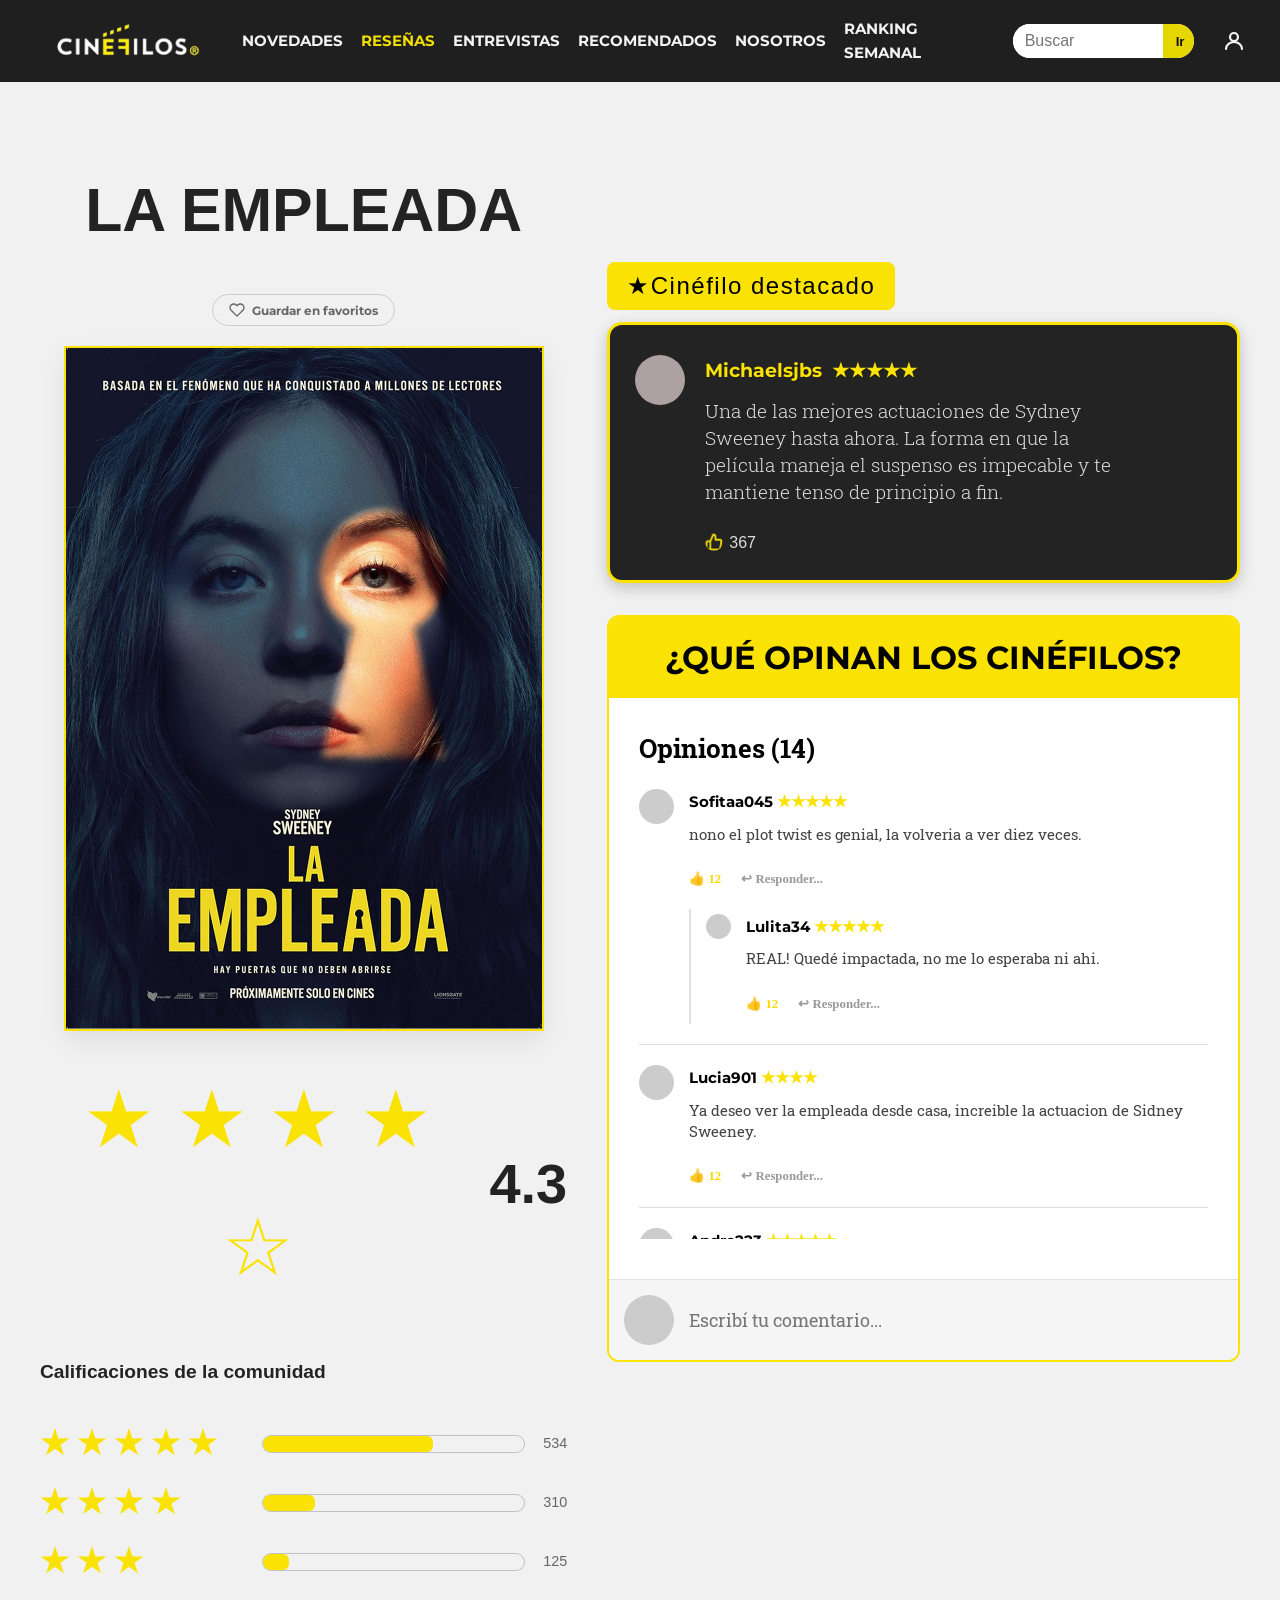
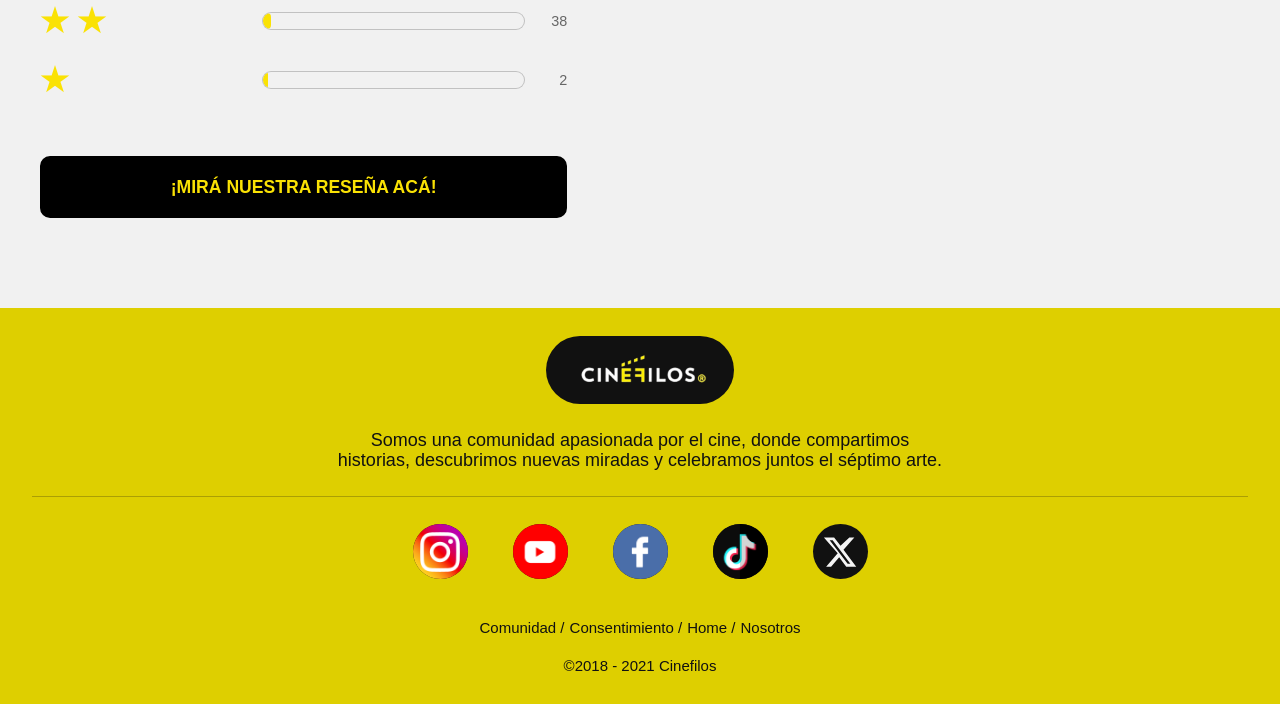
<file: laEmpleada.html>
<!DOCTYPE html>
<html lang="es">

<head>
    <meta charset="UTF-8">
    <meta name="viewport" content="width=device-width, initial-scale=1.0">
    <title>Opiniones - La Empleada</title>
    <link href="https://fonts.googleapis.com/css2?family=Montserrat:wght@700;900&family=Roboto+Slab:wght@100..900&display=swap" rel="stylesheet">
    <link rel="stylesheet" href="style.css">
    <link rel="stylesheet" href="stylebri.css">
      <link rel="stylesheet" type="text/css" href="estilo.css">
  <meta name="articulo-titulo" content="La Empleada">
  <meta name="articulo-imagen" content="imagenes/assets/laempleada.png">
  <meta name="articulo-url" content="laEmpleada.html">
  <link rel="stylesheet" href="stylecuenta.css">
</head>

<body class="pagina-opiniones">

 <header class="barra">
      <button class="menu" type="button" aria-label="Abrir menu" aria-expanded="false">
        <span></span>
        <span></span>
        <span></span>
      </button>

      <a class="barra-logo" href="index.html" aria-label="Cinefilos">
        <img src="imagenes/logo.png" alt="Cinefilos" onerror="this.style.display='none'; this.nextElementSibling.style.display='inline-flex';">
        <span>CINE<strong>FILOS</strong><small>&reg;</small></span>
      </a>

      <button class="boton-buscar-mobile" type="button" aria-label="Abrir buscador" aria-expanded="false"></button>

    <nav class="barra-nav" aria-label="Secciones principales">
    <div class="buscador-mobile-menu">
      <input type="search" placeholder="Buscar" aria-label="Buscar">
      <button type="submit" aria-label="Buscar">Ir</button>
    </div>
   
    <a href="novedades.html">Novedades</a>
    <a class="activo" href="resenas.html">Reseñas</a>
    <a href="entrevista.html">Entrevistas</a>
    <a href="index.html#recomendados">Recomendados</a>
    <a href="index.html#nosotros">Nosotros</a>
    <a href="RankingSemanal.html">Ranking semanal</a>
  </nav>

      <form class="buscador" action="#" role="search">
        <input type="search" placeholder="Buscar" aria-label="Buscar">
        <button type="submit" aria-label="Buscar">Ir</button>
      </form>

       <!-- Ícono de usuario: amarillo cuando está logueado (clase "logueado" la agrega JS) -->
    <a class="barra-icono-usuario" href="cuenta.html" aria-label="Mi cuenta">
      <svg width="24" height="24" viewBox="0 0 24 24" fill="none" stroke="currentColor"
           stroke-width="2.2" stroke-linecap="round" stroke-linejoin="round">
        <circle cx="12" cy="8" r="4"/>
        <path d="M4 20c0-4 3.6-7 8-7s8 3 8 7"/>
      </svg>
    </a>
  </header>

    <div class="pantalla-dividida">

        <aside class="columna-izquierda-fija">
            <div class="cabecera-pelicula">
                <h1>LA EMPLEADA</h1>
                <img src="imagenes/assets/laempleada.png" alt="portadaLaEmpleada" class="foto-pelicula-comunidad">

                <div class="voto-estático">
                    <div class="estrellas-fijas">
                        <span>★</span>
                        <span>★</span>
                        <span>★</span>
                        <span>★</span>
                        <span class="estrella-vacia">☆</span>
                    </div>
                    <p class="puntaje-promedio"><strong>4.3</strong></p>
                </div>

                <h3 class="subtitulo-calificaciones">Calificaciones de la comunidad</h3>

                <div class="grafico-calificaciones">
                    <div class="fila-barra">
                        <span class="etiqueta-estrella">★★★★★</span>
                        <div class="barra-progreso">
                            <div class="progreso" style="width: 65%;"></div>
                        </div>
                        <span class="numero-votos">534</span>
                    </div>
                    <div class="fila-barra">
                        <span class="etiqueta-estrella">★★★★</span>
                        <div class="barra-progreso">
                            <div class="progreso" style="width: 20%;"></div>
                        </div>
                        <span class="numero-votos">310</span>
                    </div>
                    <div class="fila-barra">
                        <span class="etiqueta-estrella">★★★</span>
                        <div class="barra-progreso">
                            <div class="progreso" style="width: 10%;"></div>
                        </div>
                        <span class="numero-votos">125</span>
                    </div>
                    <div class="fila-barra">
                        <span class="etiqueta-estrella">★★</span>
                        <div class="barra-progreso">
                            <div class="progreso" style="width: 3%;"></div>
                        </div>
                        <span class="numero-votos">38</span>
                    </div>
                    <div class="fila-barra">
                        <span class="etiqueta-estrella">★</span>
                        <div class="barra-progreso">
                            <div class="progreso" style="width: 2%;"></div>
                        </div>
                        <span class="numero-votos">2</span>
                    </div>
                </div> <a href="noticia1.html" class="boton-noticia-laempleada">¡MIRÁ NUESTRA RESEÑA ACÁ!</a>

            </div>
        </aside>

        <section class="columna-derecha-comentarios">

            <div class="contenedor-destacado-bloque">
                <div class="etiqueta-cinefilo-destacado">
                    ★Cinéfilo destacado
                </div>

                <div class="comentario-destacado-box">
                    <div class="contenido-destacado">
                        <div class="avatar avatar-destacado"></div>
                        <div class="texto-comentario">
                            <strong class="nombre-destacado">Michaelsjbs <span class="estrellas-destacadas">★★★★★</span></strong>
                            <p>Una de las mejores actuaciones de Sydney Sweeney hasta ahora. La forma en que la película maneja el suspenso es impecable y te mantiene tenso de principio a fin.</p>

                            <div class="contador-likes-destacado">
                                <img src="imagenes/assets/Thumbsup.png" alt="" class="icono-thumbsup">
                                <span>367</span>
                            </div>
                        </div>
                    </div>
                </div>

                <div class="opiniones-comunidad" style="border: 2px solid #FAE204; border-radius: 12px; overflow: hidden; background: #ffffff;">
                    
                    <div class="encabezado-comunidad-full" style="background-color: #FAE204; padding: 15px 25px; text-align: center;">
                        <h2 style="color: #000000; font-size: 2rem; font-weight: 700; margin: 0; font-family: 'Montserrat', sans-serif;">¿QUÉ OPINAN LOS CINÉFILOS?</h2>
                    </div>
                    
                    <div class="contenedor-lista-comunidad" style="background: #ffffff; padding: 30px;">
                        <h4 style="color: #000000; font-family: 'Roboto Slab', serif; font-size: 1.6rem; margin: 0 0 20px 0;">Opiniones (14)</h4>
                        
                        <div class="lista-comentarios" id="lista-comentarios">
                            
                            <div class="comentario">
                                <div class="avatar-comentario"><div class="marcador-avatar"></div></div>
                                <div class="texto-comentario">
                                    <strong>Sofitaa045 <span style="color: #FAE204; font-size: 1rem;">★★★★★</span></strong>
                                    <p>nono el plot twist es genial, la volveria a ver diez veces.</p>
                                    <div class="acciones-comentario">
                                        <span class="accion-like">👍 12</span>
                                        <span class="accion-responder">↩ Responder...</span>
                                    </div>
                                    <div class="contenedor-respuestas">
                                        <div class="comentario respuesta">
                                            <div class="avatar-comentario"><div class="marcador-avatar mini"></div></div>
                                            <div class="texto-comentario">
                                                <strong>Lulita34 <span style="color: #FAE204; font-size: 1rem;">★★★★★</span></strong>
                                                <p>REAL! Quedé impactada, no me lo esperaba ni ahi.</p>
                                                <div class="acciones-comentario">
                                                    <span class="accion-like">👍 12</span>
                                                    <span class="accion-responder">↩ Responder...</span>
                                                </div>
                                            </div>
                                        </div>
                                    </div>
                                </div>
                            </div>

                            <div class="comentario">
                                <div class="avatar-comentario"><div class="marcador-avatar"></div></div>
                                <div class="texto-comentario">
                                    <strong>Lucia901 <span style="color: #FAE204; font-size: 1rem;">★★★★</span></strong>
                                    <p>Ya deseo ver la empleada desde casa, increible la actuacion de Sidney Sweeney.</p>
                                    <div class="acciones-comentario">
                                        <span class="accion-like">👍 12</span>
                                        <span class="accion-responder">↩ Responder...</span>
                                    </div>
                                </div>
                            </div>

                            <div class="comentario">
                                <div class="avatar-comentario"><div class="marcador-avatar"></div></div>
                                <div class="texto-comentario">
                                    <strong>Andre223 <span style="color: #FAE204; font-size: 1rem;">★★★★★</span></strong>
                                    <p>Increible sigo en shock.</p>
                                    <div class="acciones-comentario">
                                        <span class="accion-like">👍 12</span>
                                        <span class="accion-responder">↩ Responder...</span>
                                    </div>
                                </div>
                            </div>

                            <div class="comentario">
                                <div class="avatar-comentario"><div class="marcador-avatar"></div></div>
                                <div class="texto-comentario">
                                    <strong>MoraLuna <span style="color: #FAE204; font-size: 1rem;">★★★★★</span></strong>
                                    <p>Jamás imaginé que terminaría así.</p>
                                    <div class="acciones-comentario">
                                        <span class="accion-like">👍 12</span>
                                        <span class="accion-responder">↩ Responder...</span>
                                    </div>
                                </div>
                            </div>

                            <div class="comentario">
                                <div class="avatar-comentario"><div class="marcador-avatar"></div></div>
                                <div class="texto-comentario">
                                    <strong>AnaBel <span style="color: #FAE204; font-size: 1rem;">★★★★</span></strong>
                                    <p>La recomiendo a cualquiera que le gusten los thrillers.</p>
                                    <div class="acciones-comentario">
                                        <span class="accion-like">👍 12</span>
                                        <span class="accion-responder">↩ Responder...</span>
                                    </div>
                                    <div class="contenedor-respuestas">
                                        <div class="comentario respuesta">
                                            <div class="avatar-comentario"><div class="marcador-avatar mini"></div></div>
                                            <div class="texto-comentario">
                                                <strong>EmmaReviews <span style="color: #FAE204; font-size: 1rem;">★★★★</span></strong>
                                                <p>Pensé que estaba sobrevalorada, pero me sorprendió para bien.</p>
                                                <div class="acciones-comentario">
                                                    <span class="accion-like">👍 12</span>
                                                    <span class="accion-responder">↩ Responder...</span>
                                                </div>
                                            </div>
                                        </div>
                                    </div>
                                </div>
                            </div>
                        </div>
                    </div>

                    <div class="area-input-comunidad" style="background-color: #f5f5f5; padding: 15px; border-top: 1px solid #e0e0e0; display: flex; align-items: center; gap: 15px;">
                        <div class="avatar-comentario"><div class="marcador-avatar" style="width: 50px; height: 50px;"></div></div>
                        <input type="text" id="input-comunidad" placeholder="Escribí tu comentario..." style="width: 100%; border: none; background: transparent; font-family: 'Roboto Slab', sans-serif; font-size: 1.1rem; color: #1a1a1a; outline: none;">
                    </div>

                </div>

            </div>
        </section>
    </div>

    <script src="interaccion.js"></script>

  <footer class="footer">
      <div class="footer-logo" aria-label="Cinefilos" >
        <img src="imagenes/logo.png" alt="Cinefilos" onerror="this.style.display='none'; this.nextElementSibling.style.display='inline-flex';">
      </div>

  <p class="footer-texto">
    Somos una comunidad apasionada por el cine, donde compartimos
    historias, descubrimos nuevas miradas y celebramos juntos el
    séptimo arte.
  </p>
 
  <hr class="footer-linea">
 
  <div class="redes">
    <a href="https://www.instagram.com/cinefilosoficial" aria-label="Instagram"><img src="imagenes/ig.png" alt="Instagram"></a>
    <a href="https://www.youtube.com/channel/UC08kA7iu9PEzDxkMf6_33Pw" aria-label="YouTube"><img src="imagenes/yotube.png" alt="YouTube"></a>
    <a href="https://www.facebook.com/cinefilooos" aria-label="facebook"><img src="imagenes/facebook.png" alt="facebook"></a>
    <a href="https://www.tiktok.com/@cinefilosoficiall?_r=1&_t=ZS-97NEEXDqILQ" aria-label="TikTok"><img src="imagenes/tiktok.png" alt="TikTok"></a>
    <a href="https://x.com/cinefiloos?lang=es" aria-label="X (Twitter)"><svg width="36" height="36" viewBox="0 0 24 24" fill="currentColor" style="color:#f4f4f4" xmlns="http://www.w3.org/2000/svg"><path d="M18.244 2.25h3.308l-7.227 8.26 8.502 11.24H16.17l-4.714-6.231-5.401 6.231H2.747l7.73-8.835L1.254 2.25H8.08l4.261 5.636 5.903-5.636Zm-1.161 17.52h1.833L7.084 4.126H5.117z"/></svg></a>
  </div>
 
  <nav class="footer-links" aria-label="Enlaces del footer">
    <a href="#">Comunidad</a>
    <a href="#">Consentimiento</a>
    <a href="index.html">Home</a>
    <a href="#">Nosotros</a>
  </nav>
 
  <p class="copyright">&copy;2018 - 2021 Cinefilos</p>
</footer>
<script>
  const botonMenu = document.querySelector(".menu");
  const botonBuscar = document.querySelector(".boton-buscar-mobile");
  const barra = document.querySelector(".barra");
  const campoBuscar = document.querySelector(".buscador input");

  botonMenu.addEventListener("click", function () {
    barra.classList.toggle("abierto");
    const estaAbierto = barra.classList.contains("abierto");
    botonMenu.setAttribute("aria-expanded", estaAbierto);
    barra.classList.remove("buscando");
    botonBuscar.setAttribute("aria-expanded", "false");
  });

  botonBuscar.addEventListener("click", function () {
    barra.classList.toggle("buscando");
    const estaBuscando = barra.classList.contains("buscando");
    botonBuscar.setAttribute("aria-expanded", estaBuscando);
    barra.classList.remove("abierto");
    botonMenu.setAttribute("aria-expanded", "false");
    if (estaBuscando) {
      campoBuscar.focus();
    }
  });
</script>
 
<script src="sesion.js"></script>
<script src="guardar.js"></script>
</body>

</html>
</file>
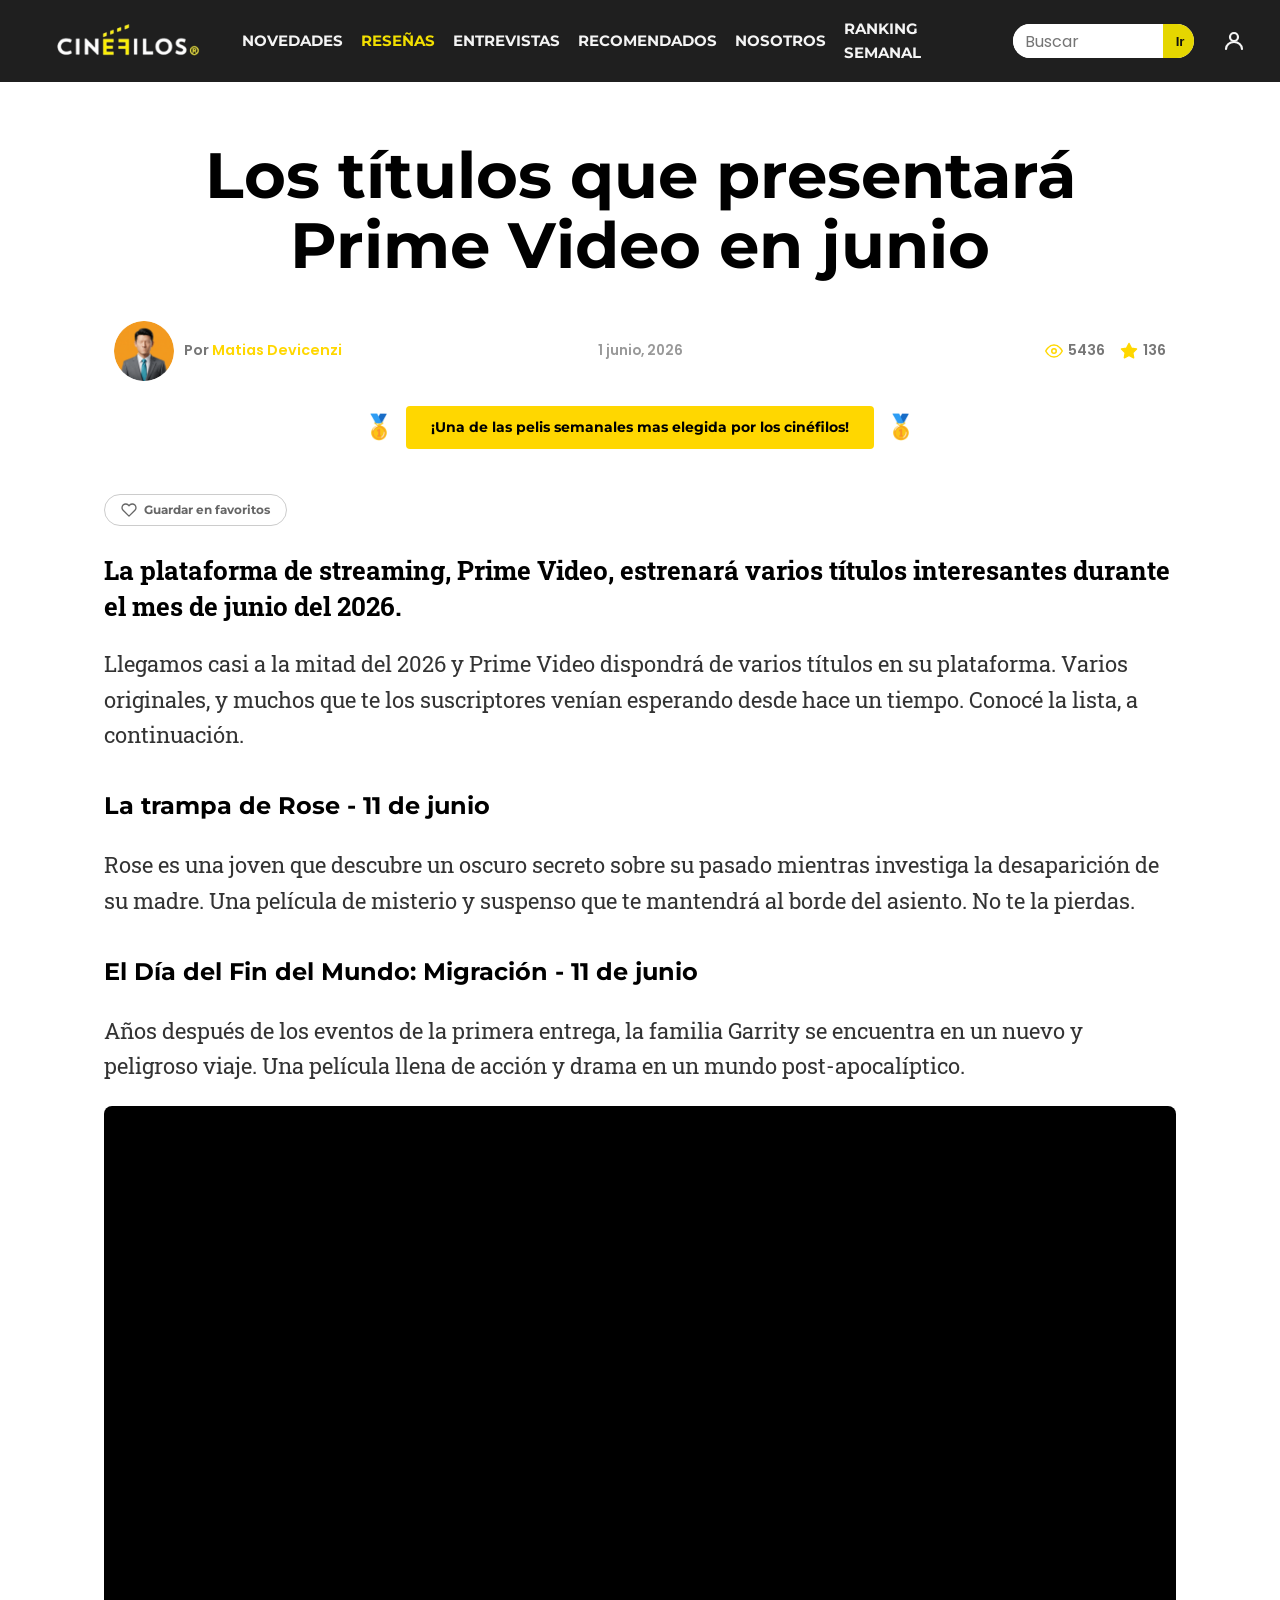
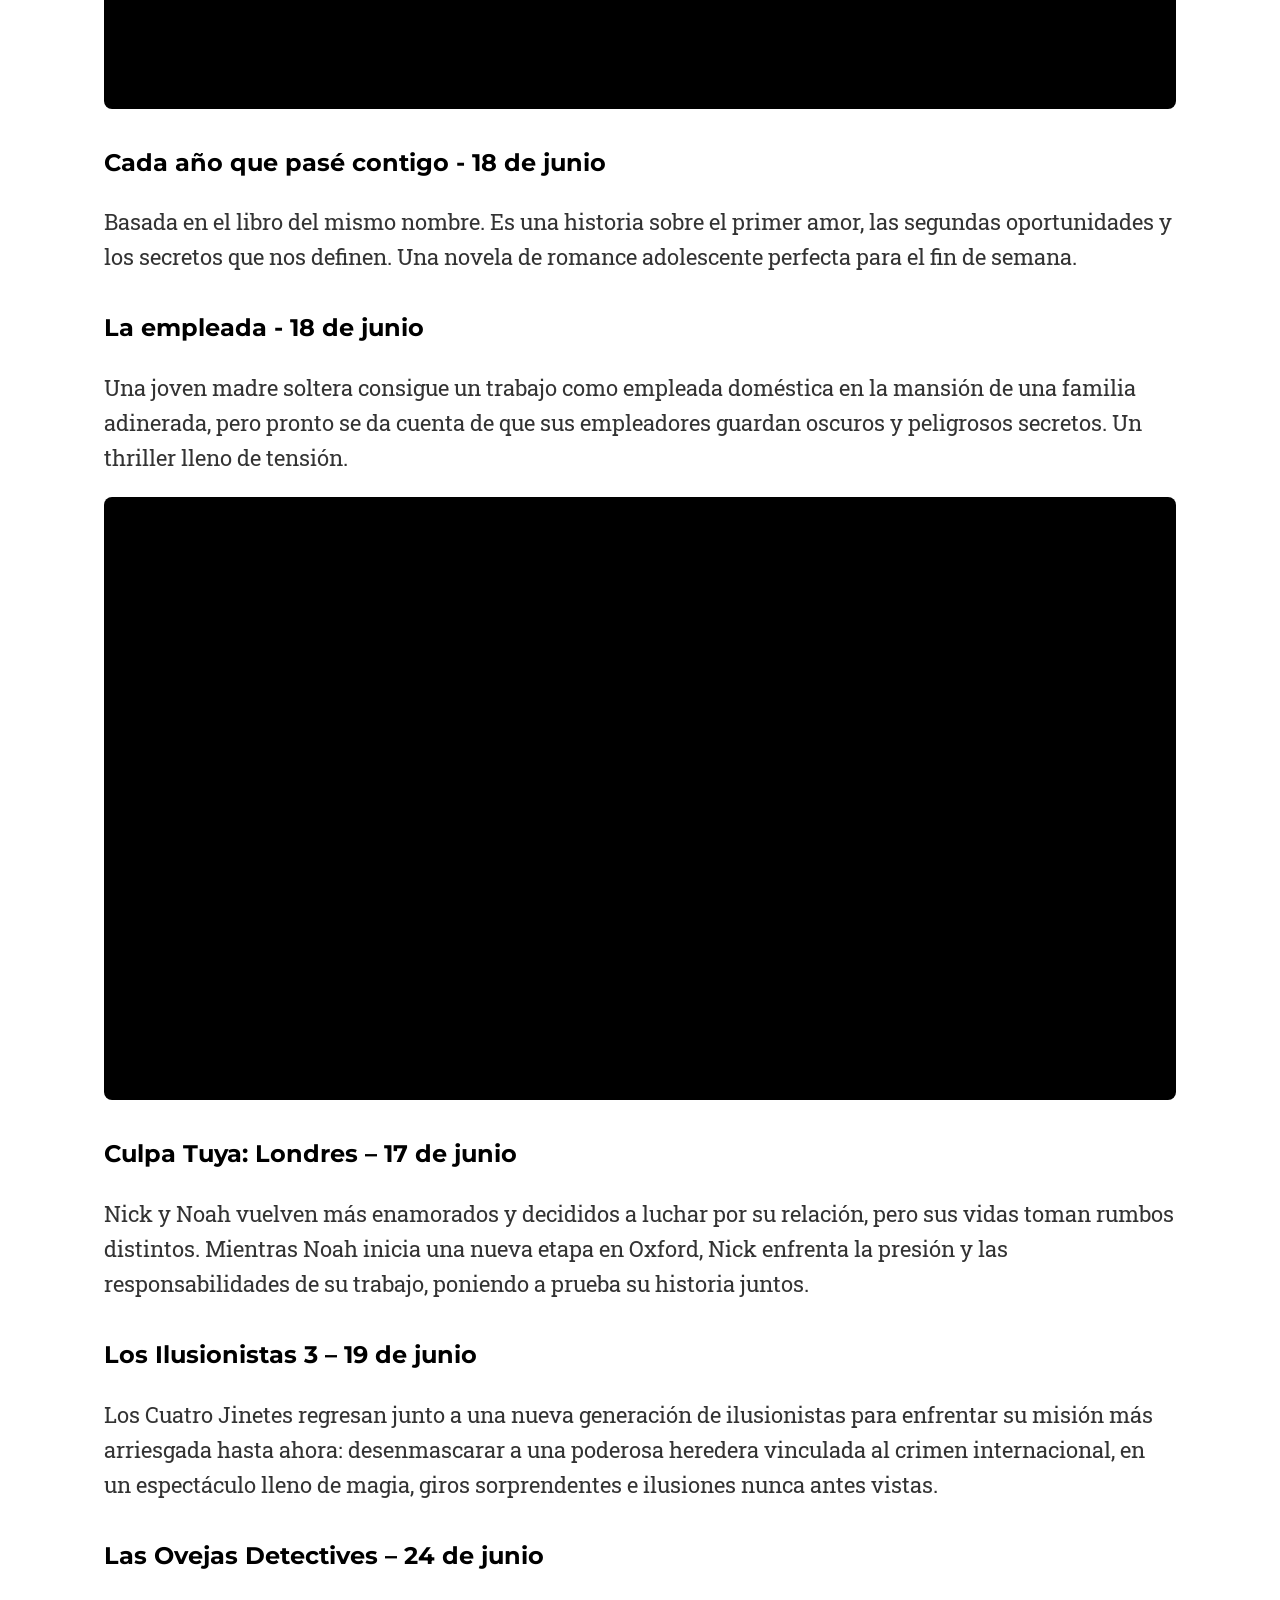
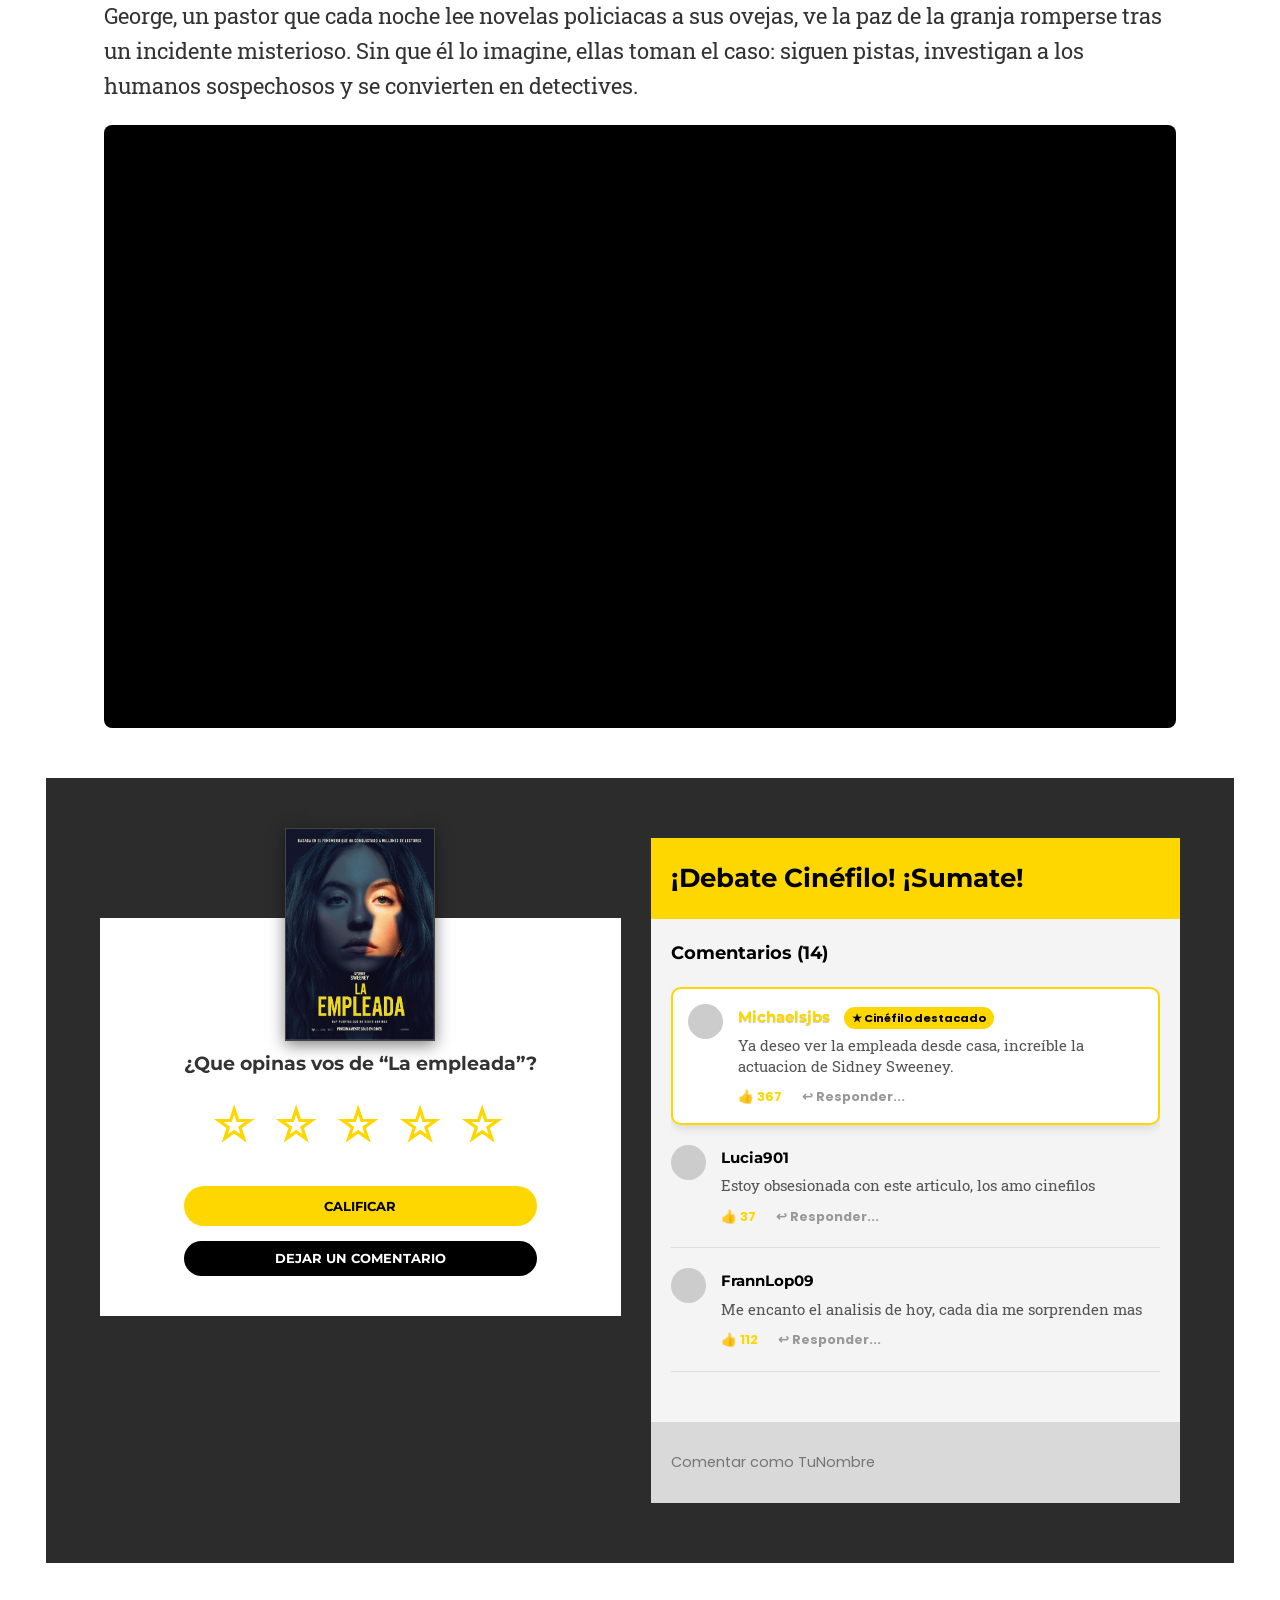
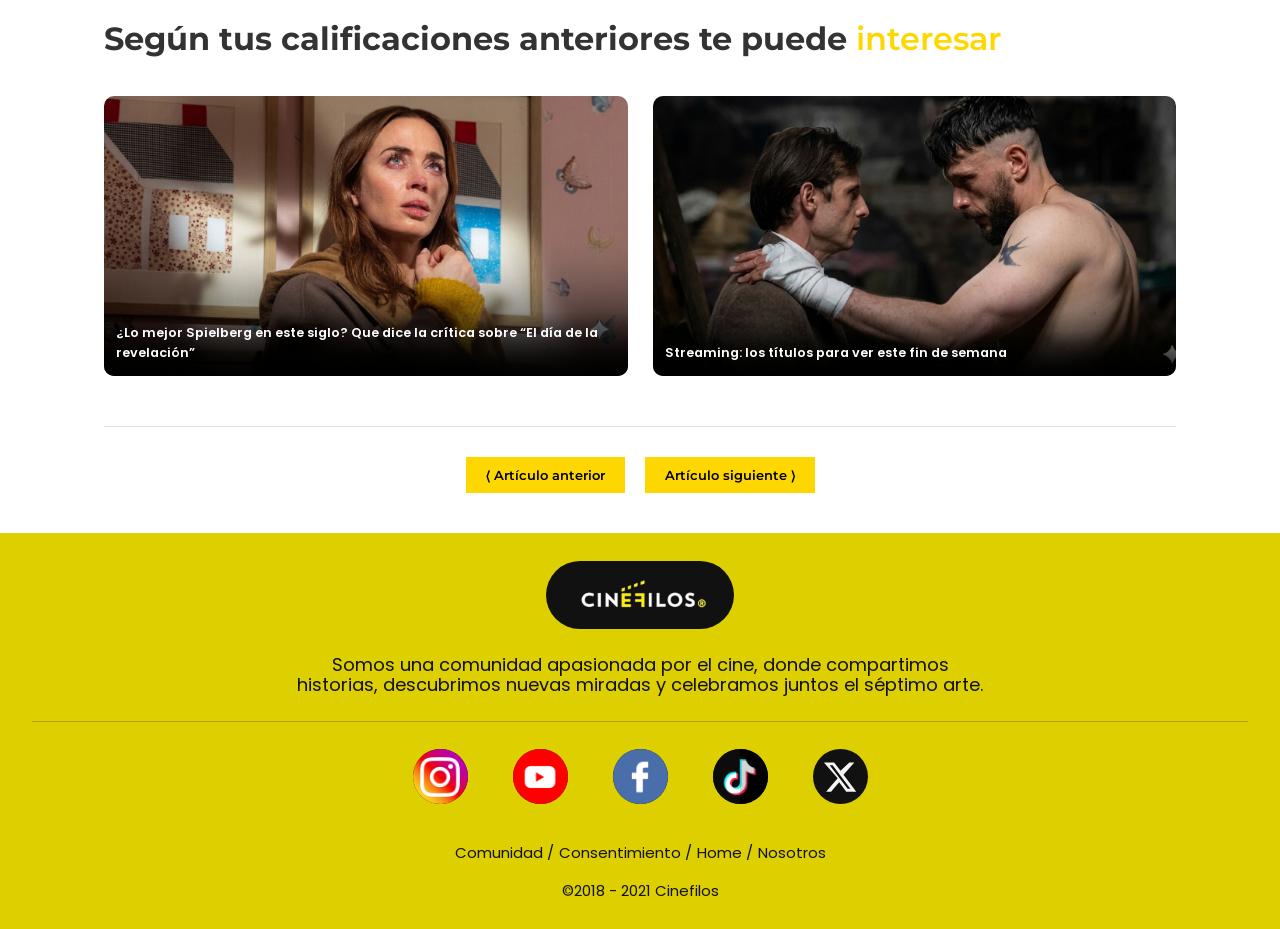
<file: noticia1.html>
<!DOCTYPE html>
<html lang="es">
<head>
    <meta charset="UTF-8">
    <meta name="viewport" content="width=device-width, initial-scale=1.0">
    <title>Cinéfilos</title>
    <link rel="stylesheet" href="stylebri.css">
     <link rel="stylesheet" type="text/css" href="estilo.css">
    <link href="https://fonts.googleapis.com/css2?family=Poppins:wght@400;600;700&display=swap" rel="stylesheet">
    <link href="https://fonts.googleapis.com/css2?family=Montserrat:wght@700&family=Roboto+Slab:wght@400;700&display=swap" rel="stylesheet">
  <meta name="articulo-titulo" content="Los títulos que presentará Prime Video en junio">
  <meta name="articulo-imagen" content="imagenes/assets/assets/laempleada.png">
  <meta name="articulo-url" content="noticia1.html">
  <link rel="stylesheet" href="stylecuenta.css">
</head>

<body>
       <header class="barra">
      <button class="menu" type="button" aria-label="Abrir menu" aria-expanded="false">
        <span></span>
        <span></span>
        <span></span>
      </button>

      <a class="barra-logo" href="index.html" aria-label="Cinefilos">
        <img src="imagenes/logo.png" alt="Cinefilos" onerror="this.style.display='none'; this.nextElementSibling.style.display='inline-flex';">
        <span>CINE<strong>FILOS</strong><small>&reg;</small></span>
      </a>

      <button class="boton-buscar-mobile" type="button" aria-label="Abrir buscador" aria-expanded="false"></button>

    <nav class="barra-nav" aria-label="Secciones principales">
    <div class="buscador-mobile-menu">
      <input type="search" placeholder="Buscar" aria-label="Buscar">
      <button type="submit" aria-label="Buscar">Ir</button>
    </div>
    
    <a href="novedades.html">Novedades</a>
    <a class="activo" href="resenas.html">Reseñas</a>
    <a href="entrevista.html">Entrevistas</a>
    <a href="index.html#recomendados">Recomendados</a>
    <a href="index.html#nosotros">Nosotros</a>
    <a href="RankingSemanal.html">Ranking semanal</a>
  </nav>

      <form class="buscador" action="#" role="search">
        <input type="search" placeholder="Buscar" aria-label="Buscar">
        <button type="submit" aria-label="Buscar">Ir</button>
      </form>
       <!-- Ícono de usuario: amarillo cuando está logueado (clase "logueado" la agrega JS) -->
    <a class="barra-icono-usuario" href="cuenta.html" aria-label="Mi cuenta">
      <svg width="24" height="24" viewBox="0 0 24 24" fill="none" stroke="currentColor"
           stroke-width="2.2" stroke-linecap="round" stroke-linejoin="round">
        <circle cx="12" cy="8" r="4"/>
        <path d="M4 20c0-4 3.6-7 8-7s8 3 8 7"/>
      </svg>
    </a>
  </header>

<main class="contenedor-articulo">
    
    <!-- CABECERA -->
    <header class="encabezado-articulo">
        <h1>Los títulos que presentará<br>Prime Video en junio</h1>
        
        <div class="info-meta-container">
            <div class="info-autor">
        <img src="imagenes/assets/autor.png" alt="thumbsup" class="icono-thumbsup">
                <span class="texto-gris">Por <span class="texto-amarillo">Matias Devicenzi</span></span>
            </div>
            
            <div class="info-fecha">1 junio, 2026</div>
            
            <div class="info-estadisticas">
                <span class="stat-item">
                    <svg class="icono-amarillo" viewBox="0 0 24 24" fill="none" stroke="currentColor" stroke-width="2" stroke-linecap="round" stroke-linejoin="round"><path d="M1 12s4-8 11-8 11 8 11 8-4 8-11 8-11-8-11-8z"></path><circle cx="12" cy="12" r="3"></circle></svg>
                    5436
                </span>
                <span class="stat-item">
                    <svg class="icono-amarillo" viewBox="0 0 24 24" fill="currentColor" stroke="currentColor" stroke-width="2" stroke-linecap="round" stroke-linejoin="round"><polygon points="12 2 15.09 8.26 22 9.27 17 14.14 18.18 21.02 12 17.77 5.82 21.02 7 14.14 2 9.27 8.91 8.26 12 2"></polygon></svg>
                    136
                </span>
            </div>
        </div>

        <div class="contenedor-etiqueta">
            <span class="icono-medalla">🥇</span>
            <div class="etiqueta-destacada">
                ¡Una de las pelis semanales mas elegida por los cinéfilos!
            </div>
            <span class="icono-medalla">🥇</span>
        </div>
    </header>

    <article class="contenido-articulo">
        <p class="texto-destacado">La plataforma de streaming, Prime Video, estrenará varios títulos interesantes durante el mes de junio del 2026.</p>
        <p>Llegamos casi a la mitad del 2026 y Prime Video dispondrá de varios títulos en su plataforma. Varios originales, y muchos que te los suscriptores venían esperando desde hace un tiempo. Conocé la lista, a continuación.</p>

        <h3>La trampa de Rose - 11 de junio</h3>
        <p>Rose es una joven que descubre un oscuro secreto sobre su pasado mientras investiga la desaparición de su madre. Una película de misterio y suspenso que te mantendrá al borde del asiento. No te la pierdas.</p>

        <h3>El Día del Fin del Mundo: Migración - 11 de junio</h3>
        <p>Años después de los eventos de la primera entrega, la familia Garrity se encuentra en un nuevo y peligroso viaje. Una película llena de acción y drama en un mundo post-apocalíptico.</p>
        <div class="contenedor-video">
            <iframe width="560" height="315" src="https://www.youtube.com/embed/jZ_W-Ln24dk?si=UcLWpTIa9dl-YSn7" title="YouTube video player" frameborder="0" allow="accelerometer; autoplay; clipboard-write; encrypted-media; gyroscope; picture-in-picture; web-share" referrerpolicy="strict-origin-when-cross-origin" allowfullscreen></iframe>
        </div>

        <h3>Cada año que pasé contigo - 18 de junio</h3>
        <p>Basada en el libro del mismo nombre. Es una historia sobre el primer amor, las segundas oportunidades y los secretos que nos definen. Una novela de romance adolescente perfecta para el fin de semana.</p>

        <h3>La empleada - 18 de junio</h3>
        <p>Una joven madre soltera consigue un trabajo como empleada doméstica en la mansión de una familia adinerada, pero pronto se da cuenta de que sus empleadores guardan oscuros y peligrosos secretos. Un thriller lleno de tensión.</p>
        <div class="contenedor-video">
            <iframe width="560" height="315" src="https://www.youtube.com/embed/0F0BW7zjyms?si=2dXln3VZp6G_0OOa" title="YouTube video player" frameborder="0" allow="accelerometer; autoplay; clipboard-write; encrypted-media; gyroscope; picture-in-picture; web-share" referrerpolicy="strict-origin-when-cross-origin" allowfullscreen></iframe>
        </div>
        
        <h3>Culpa Tuya: Londres – 17 de junio</h3>
        <p>Nick y Noah vuelven más enamorados y decididos a luchar por su relación, pero sus vidas toman rumbos distintos. Mientras Noah inicia una nueva etapa en Oxford, Nick enfrenta la presión y las responsabilidades de su trabajo, poniendo a prueba su historia juntos.</p>

        <h3>Los Ilusionistas 3 – 19 de junio</h3>
        <p>Los Cuatro Jinetes regresan junto a una nueva generación de ilusionistas para enfrentar su misión más arriesgada hasta ahora: desenmascarar a una poderosa heredera vinculada al crimen internacional, en un espectáculo lleno de magia, giros sorprendentes e ilusiones nunca antes vistas.</p>

        <h3>Las Ovejas Detectives – 24 de junio</h3>
        <p>George, un pastor que cada noche lee novelas policiacas a sus ovejas, ve la paz de la granja romperse tras un incidente misterioso. Sin que él lo imagine, ellas toman el caso: siguen pistas, investigan a los humanos sospechosos y se convierten en detectives.</p>
        
        <div class="contenedor-video">
            <iframe width="560" height="315" src="https://www.youtube.com/embed/XrDIQGFm5Fw?si=xz68AnK0dRHPYqKS" title="YouTube video player" frameborder="0" allow="accelerometer; autoplay; clipboard-write; encrypted-media; gyroscope; picture-in-picture; web-share" referrerpolicy="strict-origin-when-cross-origin" allowfullscreen></iframe>
        </div>
    </article>

    <!-- SECCIÓN INTERACTIVA -->
    <section class="seccion-interactiva">
        
        <!-- Bloque Izquierdo: Calificación y Reseña Desplegable -->
        <div class="tarjeta-resena">
            <img src="imagenes/assets/assets/laempleada.png" alt="Poster La Empleada" class="poster-pelicula">
            <div class="contenido-resena">
                <h4 class="titulo-resena">¿Que opinas vos de “La empleada”?</h4>
                
                <div class="estrellas-interactivas" id="calificacion-estrellas">
                    <span data-value="1">☆</span>
                    <span data-value="2">☆</span>
                    <span data-value="3">☆</span>
                    <span data-value="4">☆</span>
                    <span data-value="5">☆</span>
                </div>
                
                <div id="botones-accion">
                    <button class="btn-calificar" id="btn-accion-calificar">CALIFICAR</button>
                    <button class="btn-comentario" id="btn-accion-comentar">DEJAR UN COMENTARIO</button>
                </div>

                <!-- Formulario Desplegable de Reseña -->
                <div class="formulario-comentario-desplegable" id="formulario-resena-especifica" style="display: none;">
                    <div class="nombre-usuario-resena" id="nombre-usuario-resena">TuNombre</div>
                    <div class="envoltura-textarea-gris">
                        <textarea id="input-comentario-resena" placeholder="Me encanto!" maxlength="100"></textarea>
                        <span class="contador-caracteres" id="contador-caracteres-resena">0/100</span>
                    </div>
                    <div class="envoltura-enviar">
                        <button class="btn-enviar-resena" id="btn-enviar-resena">Enviar</button>
                    </div>
                </div>
            </div>
        </div>

        <!-- Bloque Derecho: Feed de la Comunidad -->
        <div class="opiniones-comunidad">
            <div class="encabezado-comunidad-full">
                <h4>¡Debate Cinéfilo! ¡Sumate!</h4>
            </div>
            
            <div class="contenedor-lista-comunidad">
                <span class="contador-comentarios-total">Comentarios (14)</span>
                
                <div class="lista-comentarios" id="lista-comentarios">
                    <div class="comentario destacado">
                        <div class="avatar-comentario"><div class="marcador-avatar"></div></div>
                        <div class="texto-comentario">
                            <div class="meta-comentario">
                                <strong class="nombre-destacado">Michaelsjbs</strong>
                                <span class="etiqueta-destacado">★ Cinéfilo destacado</span>
                            </div>
                            <p>Ya deseo ver la empleada desde casa, increíble la actuacion de Sidney Sweeney.</p>
                            <div class="acciones-comentario">
                                <span class="accion-like">👍 367</span>
                                <span class="accion-responder">↩ Responder...</span>
                            </div>
                        </div>
                    </div>

                    <div class="comentario">
                        <div class="avatar-comentario"><div class="marcador-avatar"></div></div>
                        <div class="texto-comentario">
                            <strong>Lucia901</strong>
                            <p>Estoy obsesionada con este articulo, los amo cinefilos</p>
                            <div class="acciones-comentario">
                                <span class="accion-like">👍 37</span>
                                <span class="accion-responder">↩ Responder...</span>
                            </div>
                        </div>
                    </div>

                    <div class="comentario">
                        <div class="avatar-comentario"><div class="marcador-avatar"></div></div>
                        <div class="texto-comentario">
                            <strong>FrannLop09</strong>
                            <p>Me encanto el analisis de hoy, cada dia me sorprenden mas</p>
                            <div class="acciones-comentario">
                                <span class="accion-like">👍 112</span>
                                <span class="accion-responder">↩ Responder...</span>
                            </div>
                        </div>
                    </div>
                </div>
            </div>

            <div class="area-input-comunidad">
                <input type="text" id="input-comunidad" placeholder="Comentar como TuNombre">
            </div>
        </div>
    </section>

    <section class="recomendaciones">
        <h3>Según tus calificaciones anteriores te puede <span class="texto-amarillo">interesar</span></h3>
        <div class="cuadricula-recomendaciones">
            <a href="noticia2.html" class="caja-recomendacion">
                <img src="imagenes/spielberg.png" alt="">
                <p>¿Lo mejor Spielberg en este siglo? Que dice la crítica sobre “El día de la revelación”</p>
            </a>
            <a href="noticia4.html" class="caja-recomendacion">
                <img src="imagenes/streaming.png" alt="">
                <p>Streaming: los títulos para ver este fin de semana</p>
            </a>
        </div>
    </section>

    <footer class="navegacion-articulo">
        <button class="btn-navegacion">⟨ Artículo anterior</button>
        <button class="btn-navegacion">Artículo siguiente ⟩</button>
    </footer>

</main>


<!-- NUEVO: MODAL DE RANKING (PODIO) -->
<div id="modal-ranking" class="superposicion-modal" style="display: none;">
    <div class="contenido-modal modal-podio">
        <button id="cerrar-modal-ranking" class="btn-cerrar">&times;</button>
        
        <div class="encabezado-podio">
            <p class="mensaje-exito-podio">¡Tu opinión se envió con <span class="texto-verde">éxito</span>!</p>
            <h2 class="titulo-podio">RANKING SEMANAL<br>SEGUN LOS <span class="texto-amarillo">CINÉFILOS</span></h2>
        </div>
        
       <div class="contenedor-podio">
            <!-- Puesto 2 -->
            <div class="item-podio puesto-2">
                <img src="imagenes/assets/assets/michaelportada.jpg" alt="Michael Jackson" class="poster-podio border-amarillo">
                <div class="base-podio base-2">2</div>
            </div>
            <!-- Puesto 1 -->
            <div class="item-podio puesto-1">
                <img src="imagenes/assets/assets/laempleada.png" alt="La Empleada" class="poster-podio poster-destacado border-amarillo">
                <div class="base-podio base-1">1</div>
            </div>
            <!-- Puesto 3 -->
            <div class="item-podio puesto-3">
                <img src="imagenes/assets/assets/euphoria.png" alt="Euphoria" class="poster-podio border-amarillo">
                <div class="base-podio base-3">3</div>
            </div>
        </div>

        <div class="pie-podio">
            <a href="RankingSemanal.html" class="enlace-ranking">Conocé el resto del ranking aquí</a>
        </div>
    </div>
</div>

<script src="interaccion.js"></script> 

<footer class="footer">
      <div class="footer-logo" aria-label="Cinefilos" >
        <img src="imagenes/logo.png" alt="Cinefilos" onerror="this.style.display='none'; this.nextElementSibling.style.display='inline-flex';">
      </div>
 
  <p class="footer-texto">
    Somos una comunidad apasionada por el cine, donde compartimos
    historias, descubrimos nuevas miradas y celebramos juntos el
    séptimo arte.
  </p>
 
  <hr class="footer-linea">
 
  <div class="redes">
    <a href="https://www.instagram.com/cinefilosoficial" aria-label="Instagram"><img src="imagenes/ig.png" alt="Instagram"></a>
    <a href="https://www.youtube.com/channel/UC08kA7iu9PEzDxkMf6_33Pw" aria-label="YouTube"><img src="imagenes/yotube.png" alt="YouTube"></a>
    <a href="https://www.facebook.com/cinefilooos" aria-label="facebook"><img src="imagenes/facebook.png" alt="facebook"></a>
    <a href="https://www.tiktok.com/@cinefilosoficiall?_r=1&_t=ZS-97NEEXDqILQ" aria-label="TikTok"><img src="imagenes/tiktok.png" alt="TikTok"></a>
    <a href="https://x.com/cinefiloos?lang=es" aria-label="X (Twitter)"><svg width="36" height="36" viewBox="0 0 24 24" fill="currentColor" style="color:#f4f4f4" xmlns="http://www.w3.org/2000/svg"><path d="M18.244 2.25h3.308l-7.227 8.26 8.502 11.24H16.17l-4.714-6.231-5.401 6.231H2.747l7.73-8.835L1.254 2.25H8.08l4.261 5.636 5.903-5.636Zm-1.161 17.52h1.833L7.084 4.126H5.117z"/></svg></a>
  </div>
 
  <nav class="footer-links" aria-label="Enlaces del footer">
    <a href="#">Comunidad</a>
    <a href="#">Consentimiento</a>
    <a href="index.html">Home</a>
    <a href="#">Nosotros</a>
  </nav>
 
  <p class="copyright">&copy;2018 - 2021 Cinefilos</p>
</footer>
<script>
  const botonMenu = document.querySelector(".menu");
  const botonBuscar = document.querySelector(".boton-buscar-mobile");
  const barra = document.querySelector(".barra");
  const campoBuscar = document.querySelector(".buscador input");

  botonMenu.addEventListener("click", function () {
    barra.classList.toggle("abierto");
    const estaAbierto = barra.classList.contains("abierto");
    botonMenu.setAttribute("aria-expanded", estaAbierto);
    barra.classList.remove("buscando");
    botonBuscar.setAttribute("aria-expanded", "false");
  });

  botonBuscar.addEventListener("click", function () {
    barra.classList.toggle("buscando");
    const estaBuscando = barra.classList.contains("buscando");
    botonBuscar.setAttribute("aria-expanded", estaBuscando);
    barra.classList.remove("abierto");
    botonMenu.setAttribute("aria-expanded", "false");
    if (estaBuscando) {
      campoBuscar.focus();
    }
  });
</script>
 
<script src="sesion.js"></script>
<script src="guardar.js"></script>
</body>
</html>
</file>
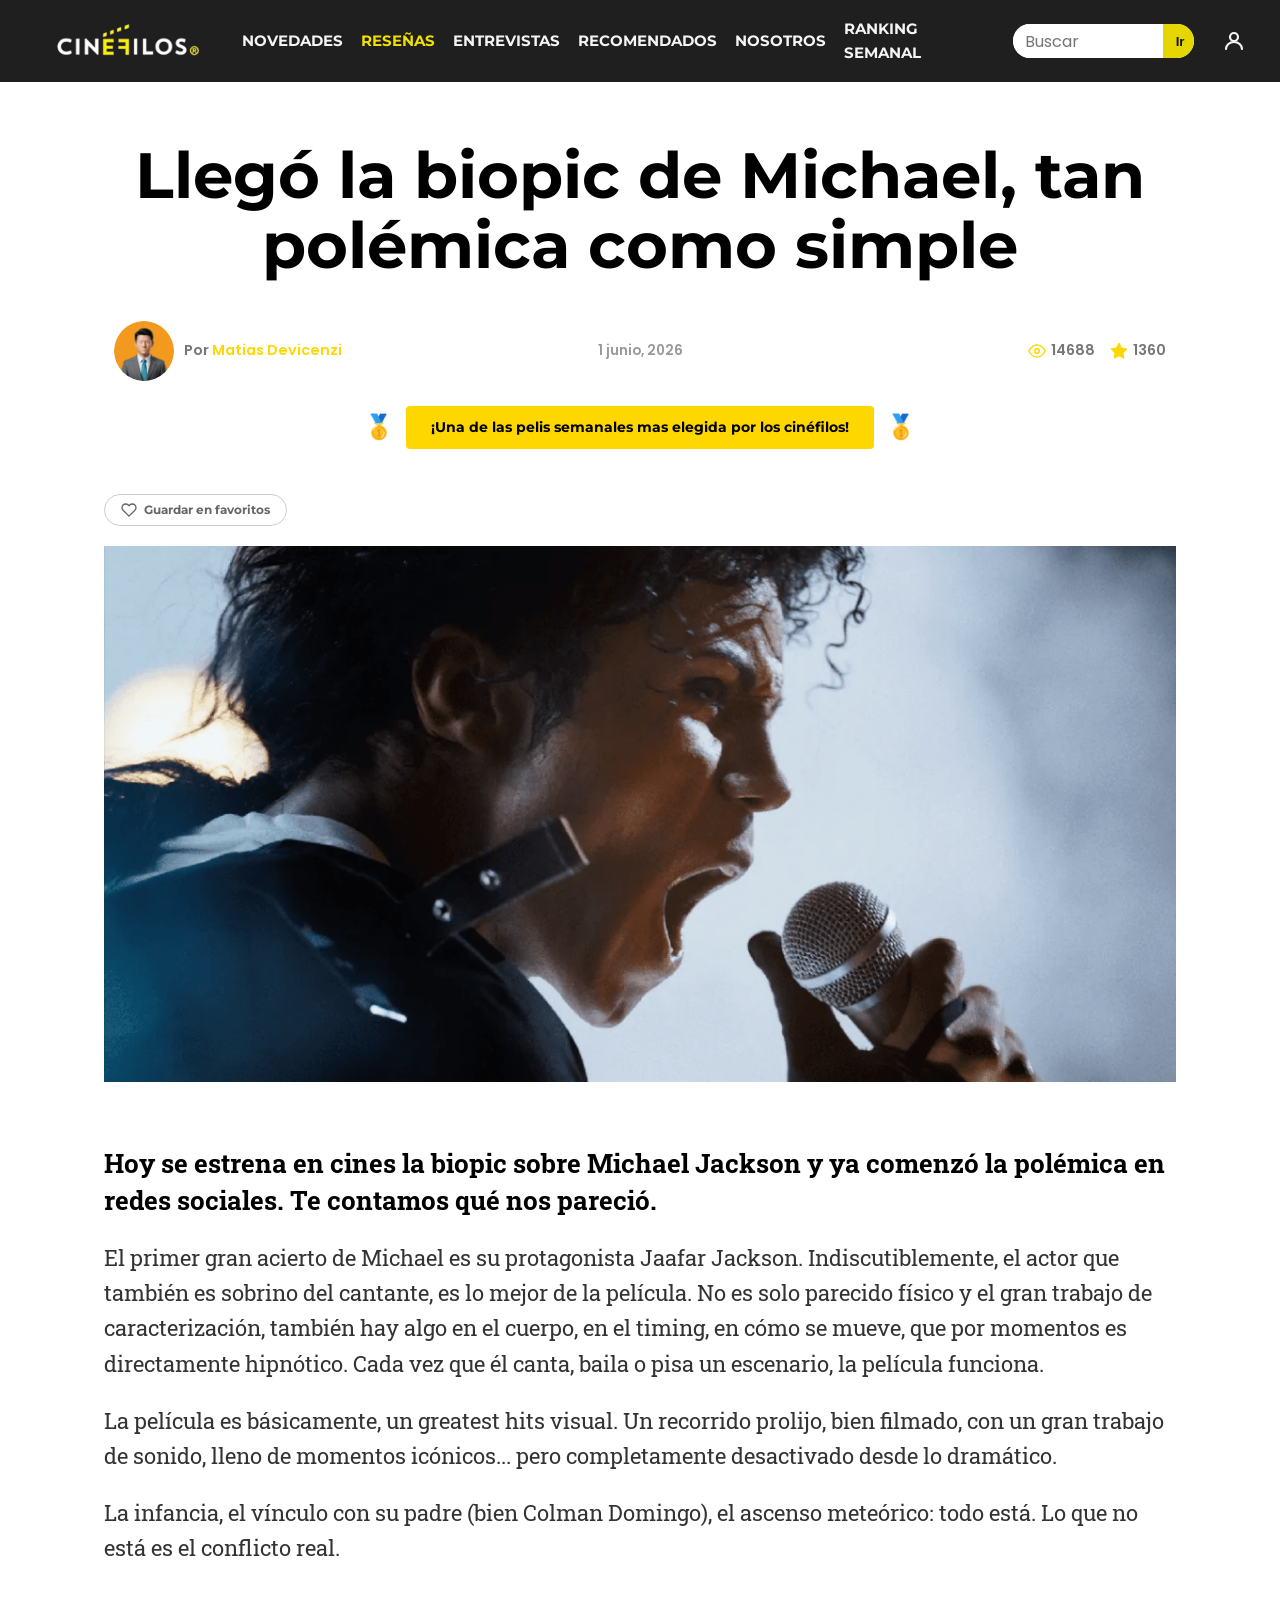
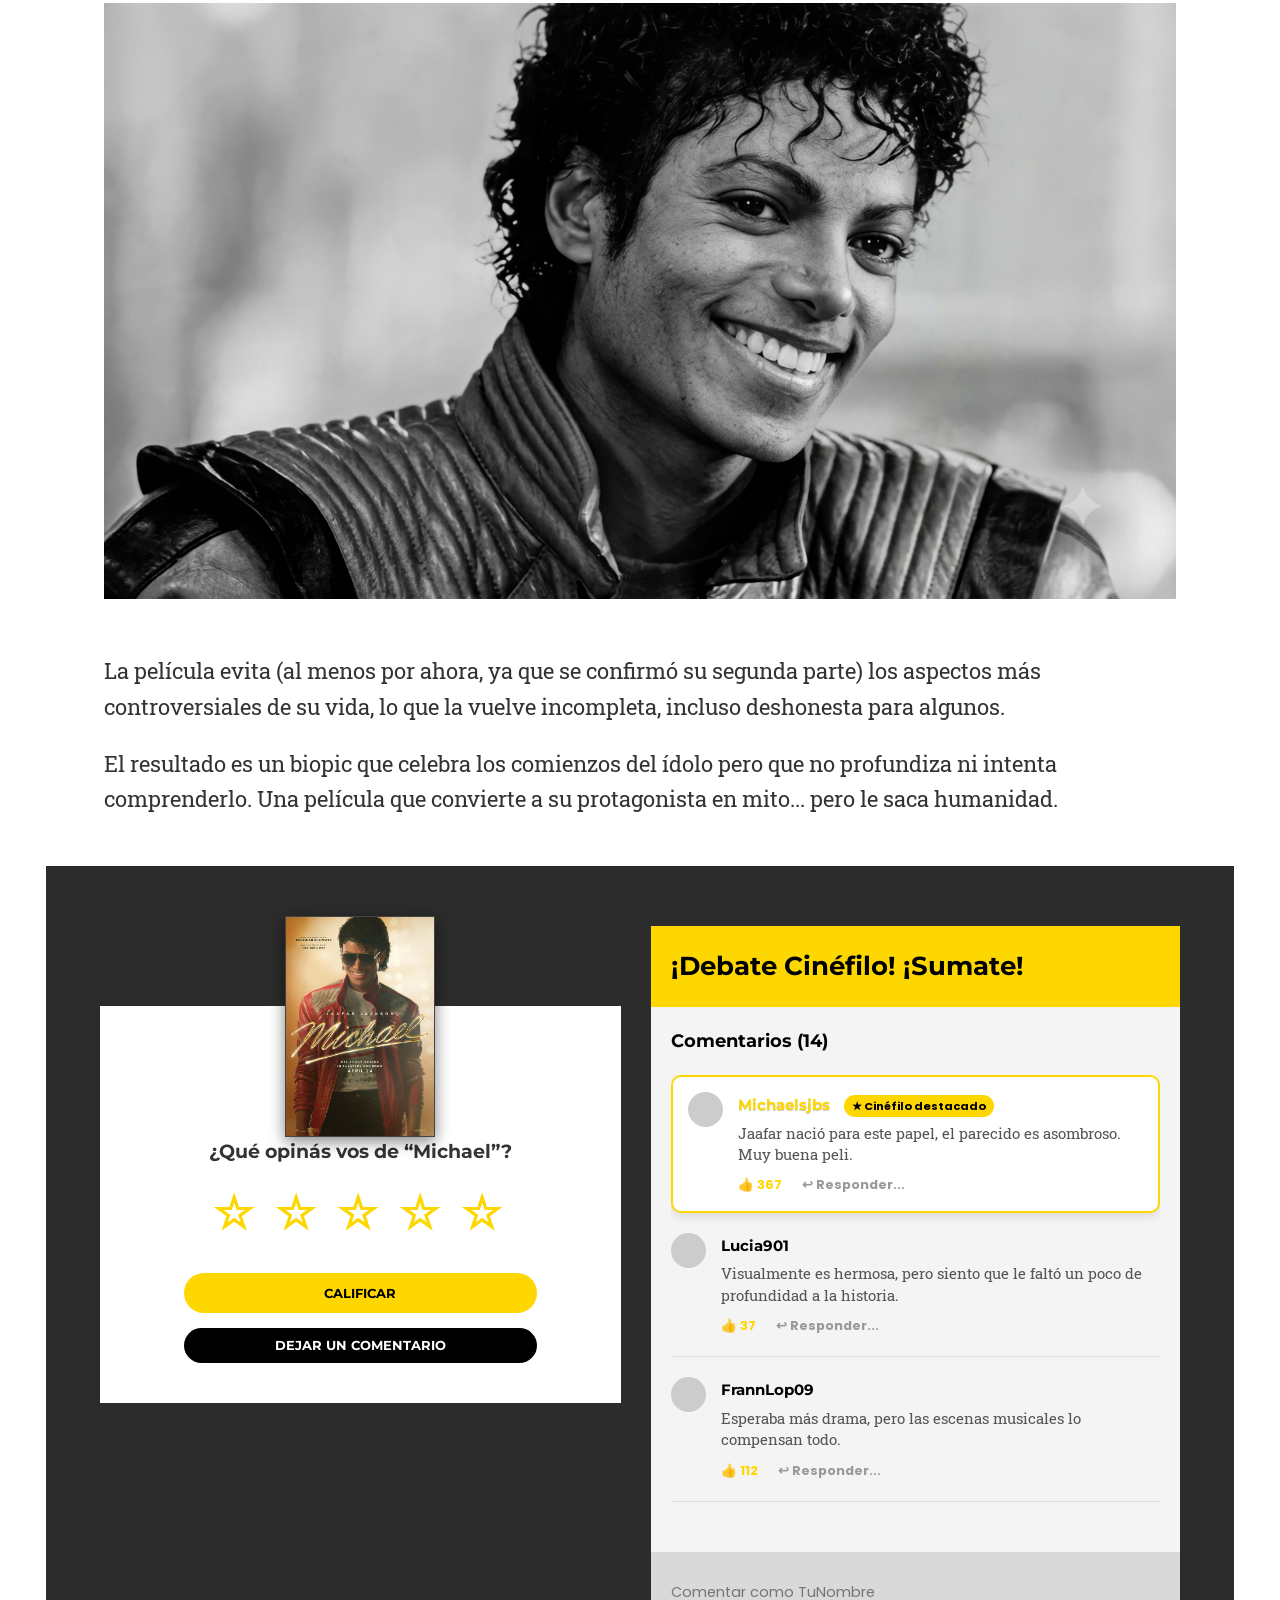
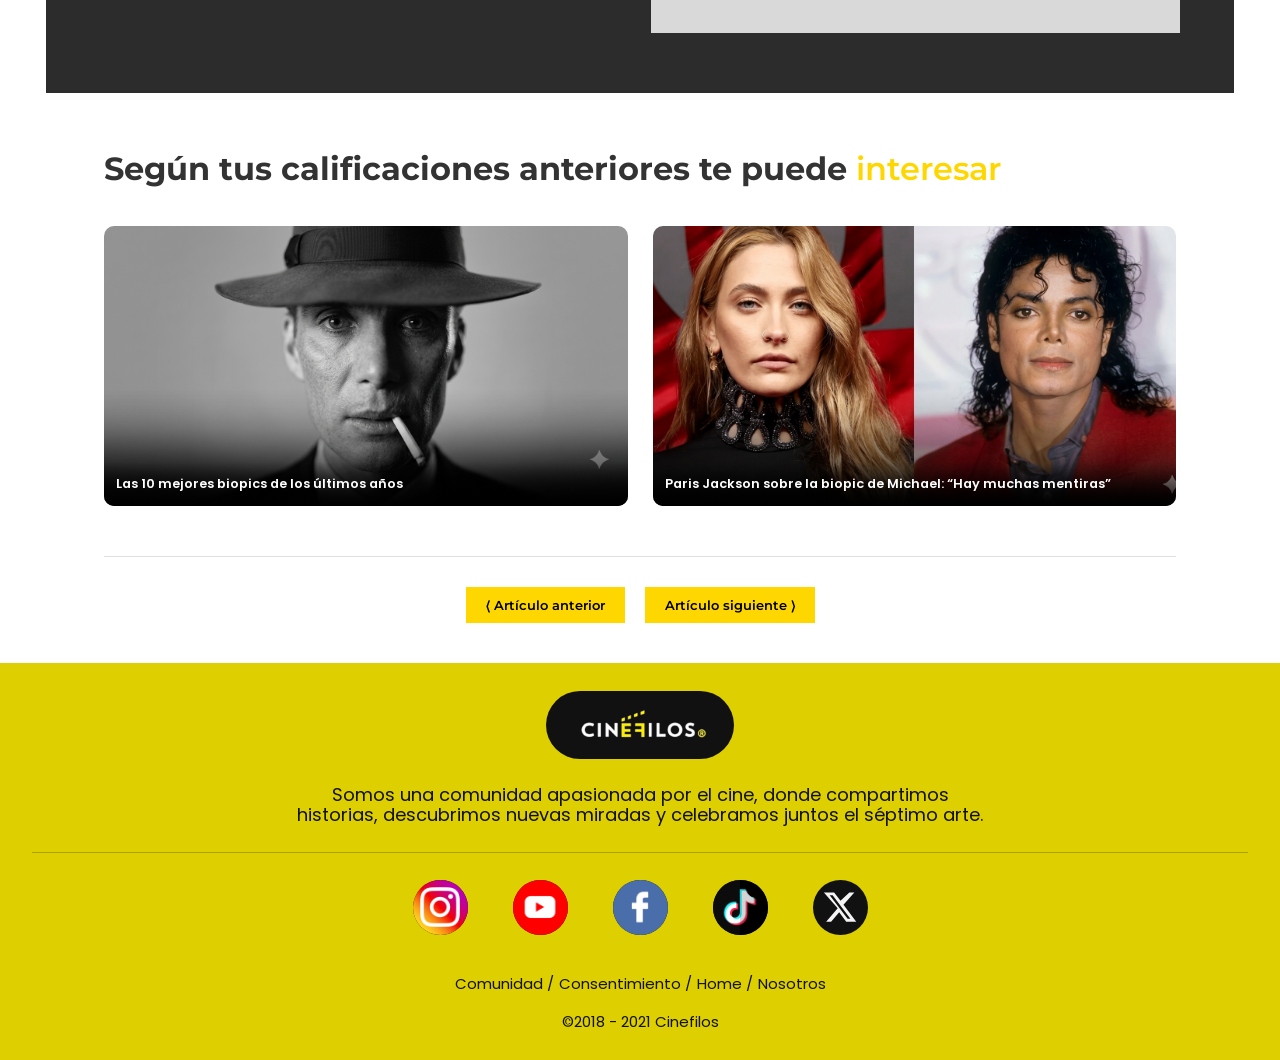
<file: noticia3.html>
<!DOCTYPE html>
<html lang="es">
<head>
    <meta charset="UTF-8">
    <meta name="viewport" content="width=device-width, initial-scale=1.0">
    <title>Cinéfilos - Reseña Michael</title>
    <link rel="stylesheet" href="stylebri.css">
     <link rel="stylesheet" type="text/css" href="estilo.css">
    <link href="https://fonts.googleapis.com/css2?family=Poppins:wght@400;600;700&display=swap" rel="stylesheet">
    <link href="https://fonts.googleapis.com/css2?family=Montserrat:wght@700&family=Roboto+Slab:wght@400;700&display=swap" rel="stylesheet">
  <meta name="articulo-titulo" content="Llegó la biopic de Michael, tan polémica como simple">
  <meta name="articulo-imagen" content="imagenes/assets/assets/michael1.png">
  <meta name="articulo-url" content="noticia3.html">
  <link rel="stylesheet" href="stylecuenta.css">
</head>

<body>

       <header class="barra">
      <button class="menu" type="button" aria-label="Abrir menu" aria-expanded="false">
        <span></span>
        <span></span>
        <span></span>
      </button>

      <a class="barra-logo" href="index.html" aria-label="Cinefilos">
        <img src="imagenes/logo.png" alt="Cinefilos" onerror="this.style.display='none'; this.nextElementSibling.style.display='inline-flex';">
        <span>CINE<strong>FILOS</strong><small>&reg;</small></span>
      </a>

      <button class="boton-buscar-mobile" type="button" aria-label="Abrir buscador" aria-expanded="false"></button>

    <nav class="barra-nav" aria-label="Secciones principales">
    <div class="buscador-mobile-menu">
      <input type="search" placeholder="Buscar" aria-label="Buscar">
      <button type="submit" aria-label="Buscar">Ir</button>
    </div>
    
    <a href="novedades.html">Novedades</a>
    <a class="activo" href="resenas.html">Reseñas</a>
    <a href="entrevista.html">Entrevistas</a>
    <a href="index.html#recomendados">Recomendados</a>
    <a href="index.html#nosotros">Nosotros</a>
    <a href="RankingSemanal.html">Ranking semanal</a>
  </nav>

      <form class="buscador" action="#" role="search">
        <input type="search" placeholder="Buscar" aria-label="Buscar">
        <button type="submit" aria-label="Buscar">Ir</button>
      </form>
       <!-- Ícono de usuario: amarillo cuando está logueado (clase "logueado" la agrega JS) -->
    <a class="barra-icono-usuario" href="cuenta.html" aria-label="Mi cuenta">
      <svg width="24" height="24" viewBox="0 0 24 24" fill="none" stroke="currentColor"
           stroke-width="2.2" stroke-linecap="round" stroke-linejoin="round">
        <circle cx="12" cy="8" r="4"/>
        <path d="M4 20c0-4 3.6-7 8-7s8 3 8 7"/>
      </svg>
    </a>
  </header>

<main class="contenedor-articulo">
    
    <!-- CABECERA -->
    <header class="encabezado-articulo">
        <h1>Llegó la biopic de Michael, tan<br>polémica como simple</h1>
        
        <div class="info-meta-container">
            <div class="info-autor">
                <img src="imagenes/assets/autor.png" alt="thumbsup" class="icono-thumbsup">
                <span class="texto-gris">Por <span class="texto-amarillo">Matias Devicenzi</span></span>
            </div>
            
            <div class="info-fecha">1 junio, 2026</div>
            
            <div class="info-estadisticas">
                <span class="stat-item">
                    <svg class="icono-amarillo" viewBox="0 0 24 24" fill="none" stroke="currentColor" stroke-width="2" stroke-linecap="round" stroke-linejoin="round"><path d="M1 12s4-8 11-8 11 8 11 8-4 8-11 8-11-8-11-8z"></path><circle cx="12" cy="12" r="3"></circle></svg>
                    14688
                </span>
                <span class="stat-item">
                    <svg class="icono-amarillo" viewBox="0 0 24 24" fill="currentColor" stroke="currentColor" stroke-width="2" stroke-linecap="round" stroke-linejoin="round"><polygon points="12 2 15.09 8.26 22 9.27 17 14.14 18.18 21.02 12 17.77 5.82 21.02 7 14.14 2 9.27 8.91 8.26 12 2"></polygon></svg>
                    1360
                </span>
            </div>
        </div>

        <div class="contenedor-etiqueta">
            <span class="icono-medalla">🥇</span>
            <div class="etiqueta-destacada">
                ¡Una de las pelis semanales mas elegida por los cinéfilos!
            </div>
            <span class="icono-medalla">🥇</span>
        </div>
    </header>

    <!-- PÓSTER PRINCIPAL DE LA NOTICIA -->
    <img src="imagenes/assets/assets/michael1.png" alt="Escena de la biopic de Michael Jackson" class="imagen-principal">

    <!-- NUEVO CONTENIDO TRANSCRITO DE LA IMAGEN -->
    <article class="contenido-articulo">
        <p class="texto-destacado">Hoy se estrena en cines la biopic sobre Michael Jackson y ya comenzó la polémica en redes sociales. Te contamos qué nos pareció.</p>
        
        <p>El primer gran acierto de Michael es su protagonista Jaafar Jackson. Indiscutiblemente, el actor que también es sobrino del cantante, es lo mejor de la película. No es solo parecido físico y el gran trabajo de caracterización, también hay algo en el cuerpo, en el timing, en cómo se mueve, que por momentos es directamente hipnótico. Cada vez que él canta, baila o pisa un escenario, la película funciona.</p>

        <p>La película es básicamente, un greatest hits visual. Un recorrido prolijo, bien filmado, con un gran trabajo de sonido, lleno de momentos icónicos... pero completamente desactivado desde lo dramático.</p>

        <p>La infancia, el vínculo con su padre (bien Colman Domingo), el ascenso meteórico: todo está. Lo que no está es el conflicto real.</p>

        <!-- Imagen secundaria Blanco y Negro -->
        <img src="imagenes/assets/assets/michael2.png" alt="Michael Jackson Blanco y Negro" class="imagen-principal" style="margin-top: 15px; margin-bottom: 25px;">

        <p>La película evita (al menos por ahora, ya que se confirmó su segunda parte) los aspectos más controversiales de su vida, lo que la vuelve incompleta, incluso deshonesta para algunos.</p>

        <p>El resultado es un biopic que celebra los comienzos del ídolo pero que no profundiza ni intenta comprenderlo. Una película que convierte a su protagonista en mito... pero le saca humanidad.</p>
    </article>

    <!-- SECCIÓN INTERACTIVA -->
    <section class="seccion-interactiva">
        
        <!-- Bloque Izquierdo: Calificación y Reseña Desplegable -->
        <div class="tarjeta-resena">
            <img src="imagenes/assets/assets/michaelportada.jpg" alt="Poster Michael" class="poster-pelicula">
            <div class="contenido-resena">
                <h4 class="titulo-resena">¿Qué opinás vos de “Michael”?</h4>
                
                <div class="estrellas-interactivas" id="calificacion-estrellas">
                    <span data-value="1">☆</span>
                    <span data-value="2">☆</span>
                    <span data-value="3">☆</span>
                    <span data-value="4">☆</span>
                    <span data-value="5">☆</span>
                </div>
                
                <div id="botones-accion">
                    <button class="btn-calificar" id="btn-accion-calificar">CALIFICAR</button>
                    <button class="btn-comentario" id="btn-accion-comentar">DEJAR UN COMENTARIO</button>
                </div>

                <!-- Formulario Desplegable de Reseña -->
                <div class="formulario-comentario-desplegable" id="formulario-resena-especifica" style="display: none;">
                    <div class="nombre-usuario-resena" id="nombre-usuario-resena">TuNombre</div>
                    <div class="envoltura-textarea-gris">
                        <textarea id="input-comentario-resena" placeholder="¡Increíble actuación!" maxlength="100"></textarea>
                        <span class="contador-caracteres" id="contador-caracteres-resena">0/100</span>
                    </div>
                    <div class="envoltura-enviar">
                        <button class="btn-enviar-resena" id="btn-enviar-resena">Enviar</button>
                    </div>
                </div>
            </div>
        </div>

        <!-- Bloque Derecho: Feed de la Comunidad -->
        <div class="opiniones-comunidad">
            <div class="encabezado-comunidad-full">
                <h4>¡Debate Cinéfilo! ¡Sumate!</h4>
            </div>
            
            <div class="contenedor-lista-comunidad">
                <span class="contador-comentarios-total">Comentarios (14)</span>
                
                <div class="lista-comentarios" id="lista-comentarios">
                    <div class="comentario destacado">
                        <div class="avatar-comentario"><div class="marcador-avatar"></div></div>
                        <div class="texto-comentario">
                            <div class="meta-comentario">
                                <strong class="nombre-destacado">Michaelsjbs</strong>
                                <span class="etiqueta-destacado">★ Cinéfilo destacado</span>
                            </div>
                            <p>Jaafar nació para este papel, el parecido es asombroso. Muy buena peli.</p>
                            <div class="acciones-comentario">
                                <span class="accion-like">👍 367</span>
                                <span class="accion-responder">↩ Responder...</span>
                            </div>
                        </div>
                    </div>

                    <div class="comentario">
                        <div class="avatar-comentario"><div class="marcador-avatar"></div></div>
                        <div class="texto-comentario">
                            <strong>Lucia901</strong>
                            <p>Visualmente es hermosa, pero siento que le faltó un poco de profundidad a la historia.</p>
                            <div class="acciones-comentario">
                                <span class="accion-like">👍 37</span>
                                <span class="accion-responder">↩ Responder...</span>
                            </div>
                        </div>
                    </div>

                    <div class="comentario">
                        <div class="avatar-comentario"><div class="marcador-avatar"></div></div>
                        <div class="texto-comentario">
                            <strong>FrannLop09</strong>
                            <p>Esperaba más drama, pero las escenas musicales lo compensan todo.</p>
                            <div class="acciones-comentario">
                                <span class="accion-like">👍 112</span>
                                <span class="accion-responder">↩ Responder...</span>
                            </div>
                        </div>
                    </div>
                </div>
            </div>

            <div class="area-input-comunidad">
                <input type="text" id="input-comunidad" placeholder="Comentar como TuNombre">
            </div>
        </div>
    </section>

 <section class="recomendaciones">
        <h3>Según tus calificaciones anteriores te puede <span class="texto-amarillo">interesar</span></h3>
        <div class="cuadricula-recomendaciones">
            <a href="noticia2.html" class="caja-recomendacion">
                <img src="imagenes/recomedados 3.png" alt="">
                <p>Las 10 mejores biopics de los últimos años</p>
            </a>
            <a href="noticia4.html" class="caja-recomendacion">
                <img src="imagenes/parisjackson.png" alt="paris jackson">
                <p>Paris Jackson sobre la biopic de Michael: “Hay muchas mentiras”</p>
            </a>
        </div>
    </section>

    <footer class="navegacion-articulo">
        <button class="btn-navegacion">⟨ Artículo anterior</button>
        <button class="btn-navegacion">Artículo siguiente ⟩</button>
    </footer>

</main>


<!-- MODAL DE RANKING (PODIO) -->
<div id="modal-ranking" class="superposicion-modal" style="display: none;">
    <div class="contenido-modal modal-podio">
        <button id="cerrar-modal-ranking" class="btn-cerrar">&times;</button>
        
        <div class="encabezado-podio">
            <p class="mensaje-exito-podio">¡Tu opinión se envió con <span class="texto-verde">éxito</span>!</p>
            <h2 class="titulo-podio">RANKING SEMANAL<br>SEGUN LOS <span class="texto-amarillo">CINÉFILOS</span></h2>
        </div>
        
        <div class="contenedor-podio">
            <!-- Puesto 2 -->
            <div class="item-podio puesto-2">
                <img src="imagenes/assets/assets/michaelportada.jpg" alt="Michael Jackson" class="poster-podio border-amarillo">
                <div class="base-podio base-2">2</div>
            </div>
            <!-- Puesto 1 -->
            <div class="item-podio puesto-1">
                <img src="imagenes/assets/assets/laempleada.png" alt="La Empleada" class="poster-podio poster-destacado border-amarillo">
                <div class="base-podio base-1">1</div>
            </div>
            <!-- Puesto 3 -->
            <div class="item-podio puesto-3">
                <img src="imagenes/assets/assets/euphoria.png" alt="Euphoria" class="poster-podio border-amarillo">
                <div class="base-podio base-3">3</div>
            </div>
        </div>

        <div class="pie-podio">
            <a href="RankingSemanal.html" class="enlace-ranking">Conocé el resto del ranking aquí</a>
        </div>
    </div>
</div>

<script src="interaccion.js"></script> 
<footer class="footer">
      <div class="footer-logo" aria-label="Cinefilos" >
        <img src="imagenes/logo.png" alt="Cinefilos" onerror="this.style.display='none'; this.nextElementSibling.style.display='inline-flex';">
      </div>
 
  <p class="footer-texto">
    Somos una comunidad apasionada por el cine, donde compartimos
    historias, descubrimos nuevas miradas y celebramos juntos el
    séptimo arte.
  </p>
 
  <hr class="footer-linea">
 
  <div class="redes">
    <a href="https://www.instagram.com/cinefilosoficial" aria-label="Instagram"><img src="imagenes/ig.png" alt="Instagram"></a>
    <a href="https://www.youtube.com/channel/UC08kA7iu9PEzDxkMf6_33Pw" aria-label="YouTube"><img src="imagenes/yotube.png" alt="YouTube"></a>
    <a href="https://www.facebook.com/cinefilooos" aria-label="facebook"><img src="imagenes/facebook.png" alt="facebook"></a>
    <a href="https://www.tiktok.com/@cinefilosoficiall?_r=1&_t=ZS-97NEEXDqILQ" aria-label="TikTok"><img src="imagenes/tiktok.png" alt="TikTok"></a>
    <a href="https://x.com/cinefiloos?lang=es" aria-label="X (Twitter)"><svg width="36" height="36" viewBox="0 0 24 24" fill="currentColor" style="color:#f4f4f4" xmlns="http://www.w3.org/2000/svg"><path d="M18.244 2.25h3.308l-7.227 8.26 8.502 11.24H16.17l-4.714-6.231-5.401 6.231H2.747l7.73-8.835L1.254 2.25H8.08l4.261 5.636 5.903-5.636Zm-1.161 17.52h1.833L7.084 4.126H5.117z"/></svg></a>
  </div>
 
  <nav class="footer-links" aria-label="Enlaces del footer">
    <a href="#">Comunidad</a>
    <a href="#">Consentimiento</a>
    <a href="index.html">Home</a>
    <a href="#">Nosotros</a>
  </nav>
 
  <p class="copyright">&copy;2018 - 2021 Cinefilos</p>
</footer>
<script>
  const botonMenu = document.querySelector(".menu");
  const botonBuscar = document.querySelector(".boton-buscar-mobile");
  const barra = document.querySelector(".barra");
  const campoBuscar = document.querySelector(".buscador input");

  botonMenu.addEventListener("click", function () {
    barra.classList.toggle("abierto");
    const estaAbierto = barra.classList.contains("abierto");
    botonMenu.setAttribute("aria-expanded", estaAbierto);
    barra.classList.remove("buscando");
    botonBuscar.setAttribute("aria-expanded", "false");
  });

  botonBuscar.addEventListener("click", function () {
    barra.classList.toggle("buscando");
    const estaBuscando = barra.classList.contains("buscando");
    botonBuscar.setAttribute("aria-expanded", estaBuscando);
    barra.classList.remove("abierto");
    botonMenu.setAttribute("aria-expanded", "false");
    if (estaBuscando) {
      campoBuscar.focus();
    }
  });
</script>
 
<script src="sesion.js"></script>
<script src="guardar.js"></script>
</body>
</html>
</file>
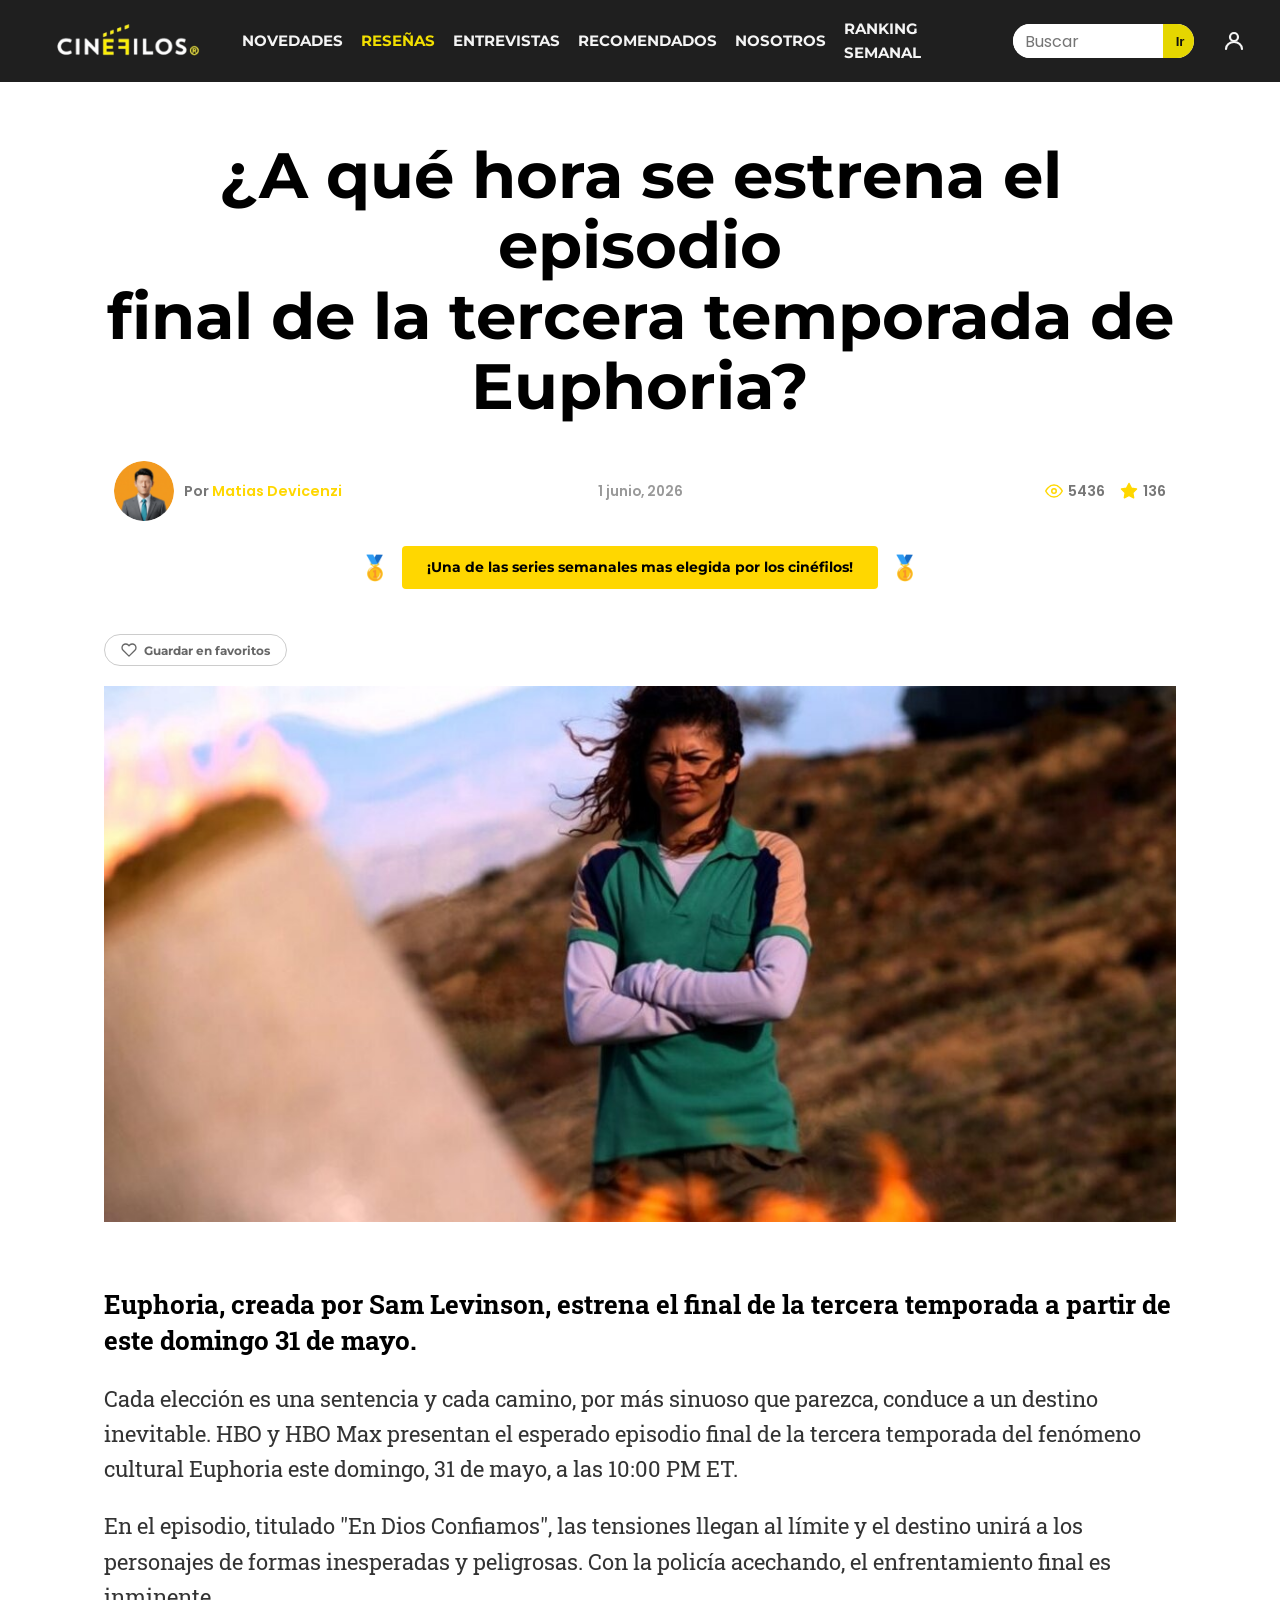
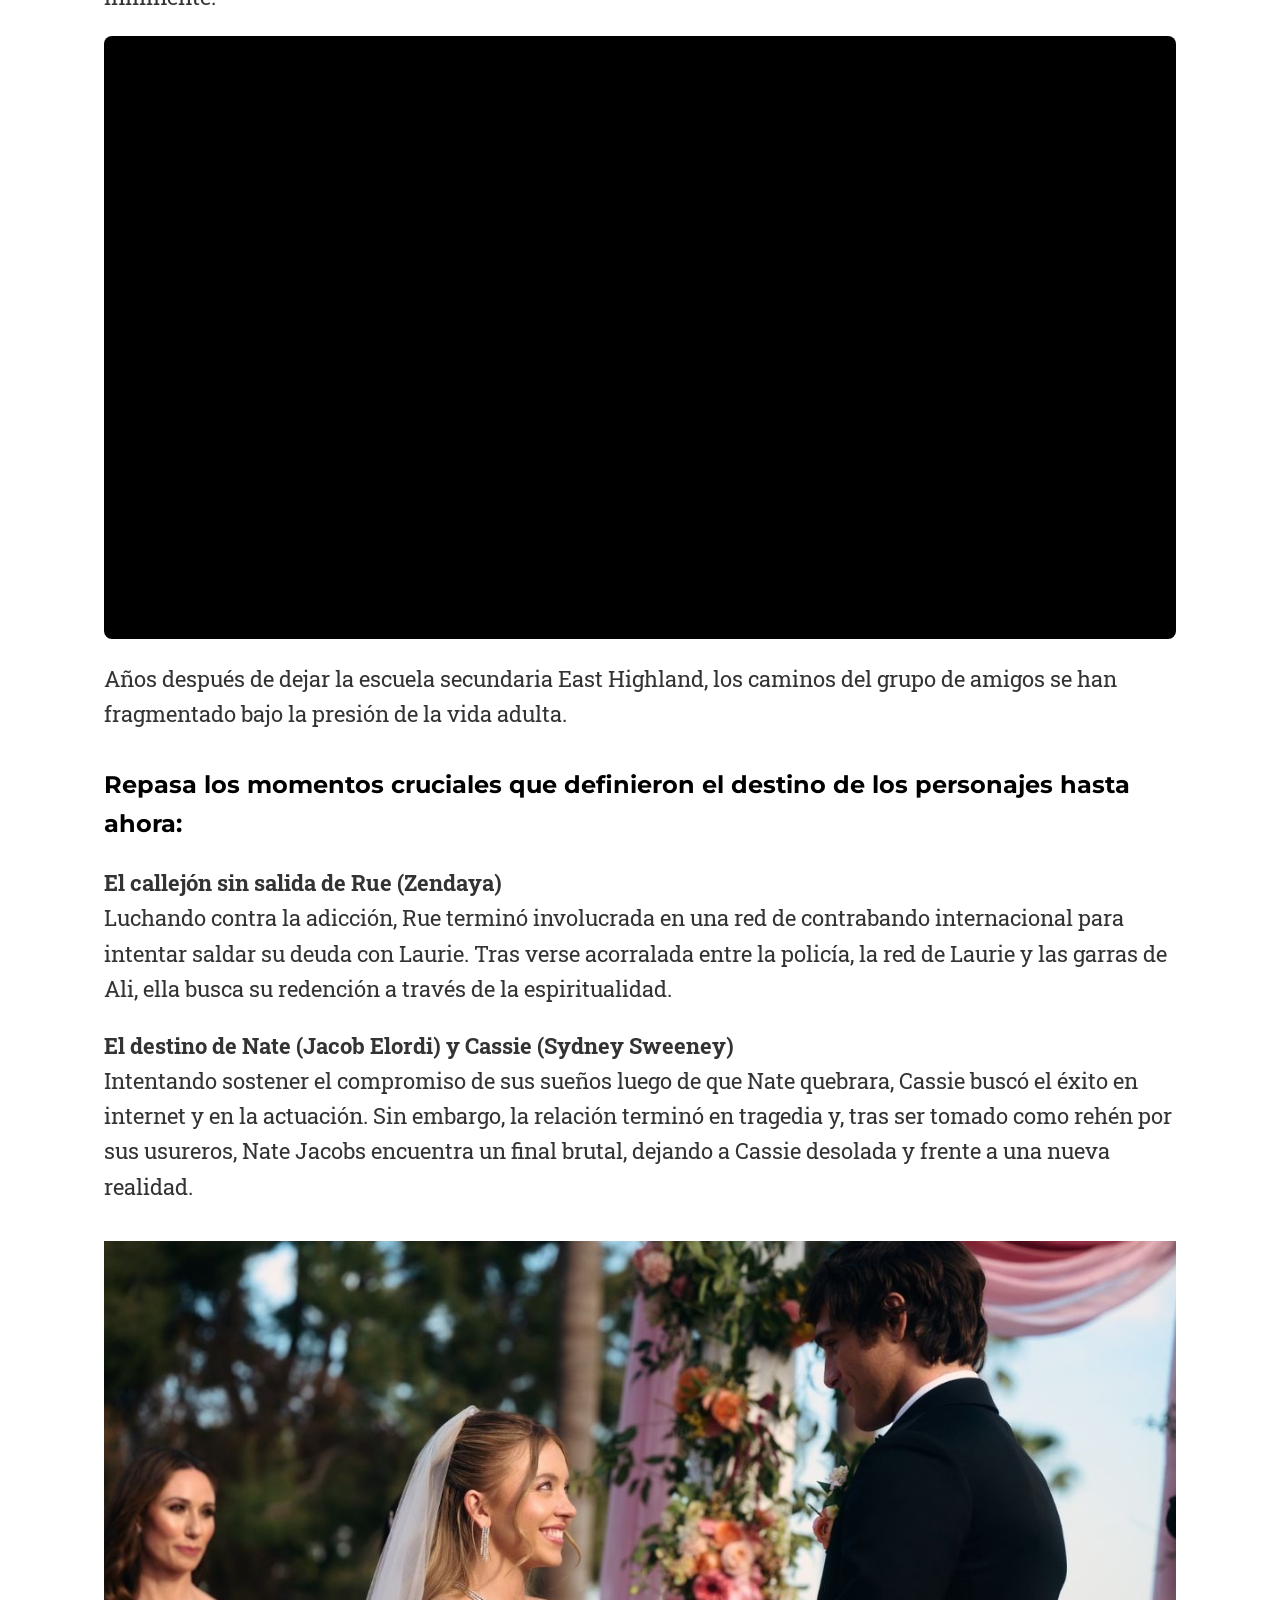
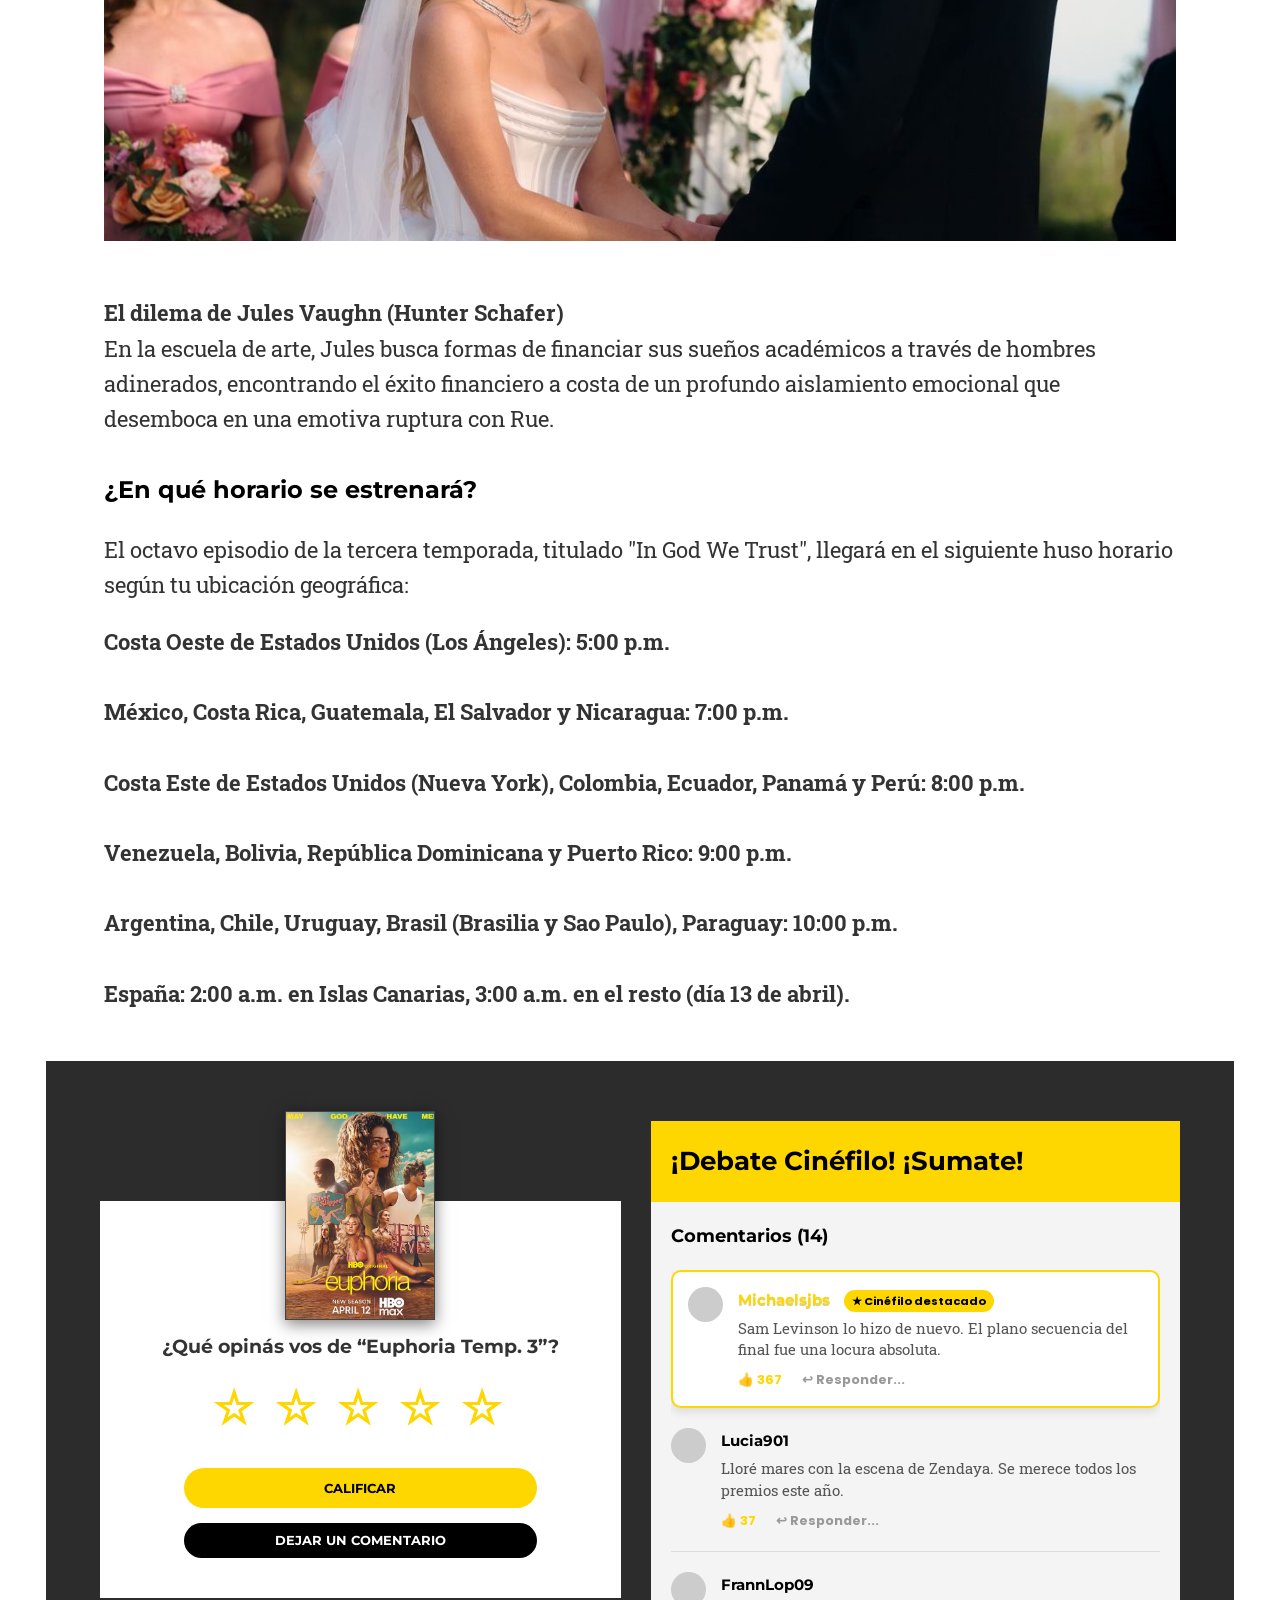
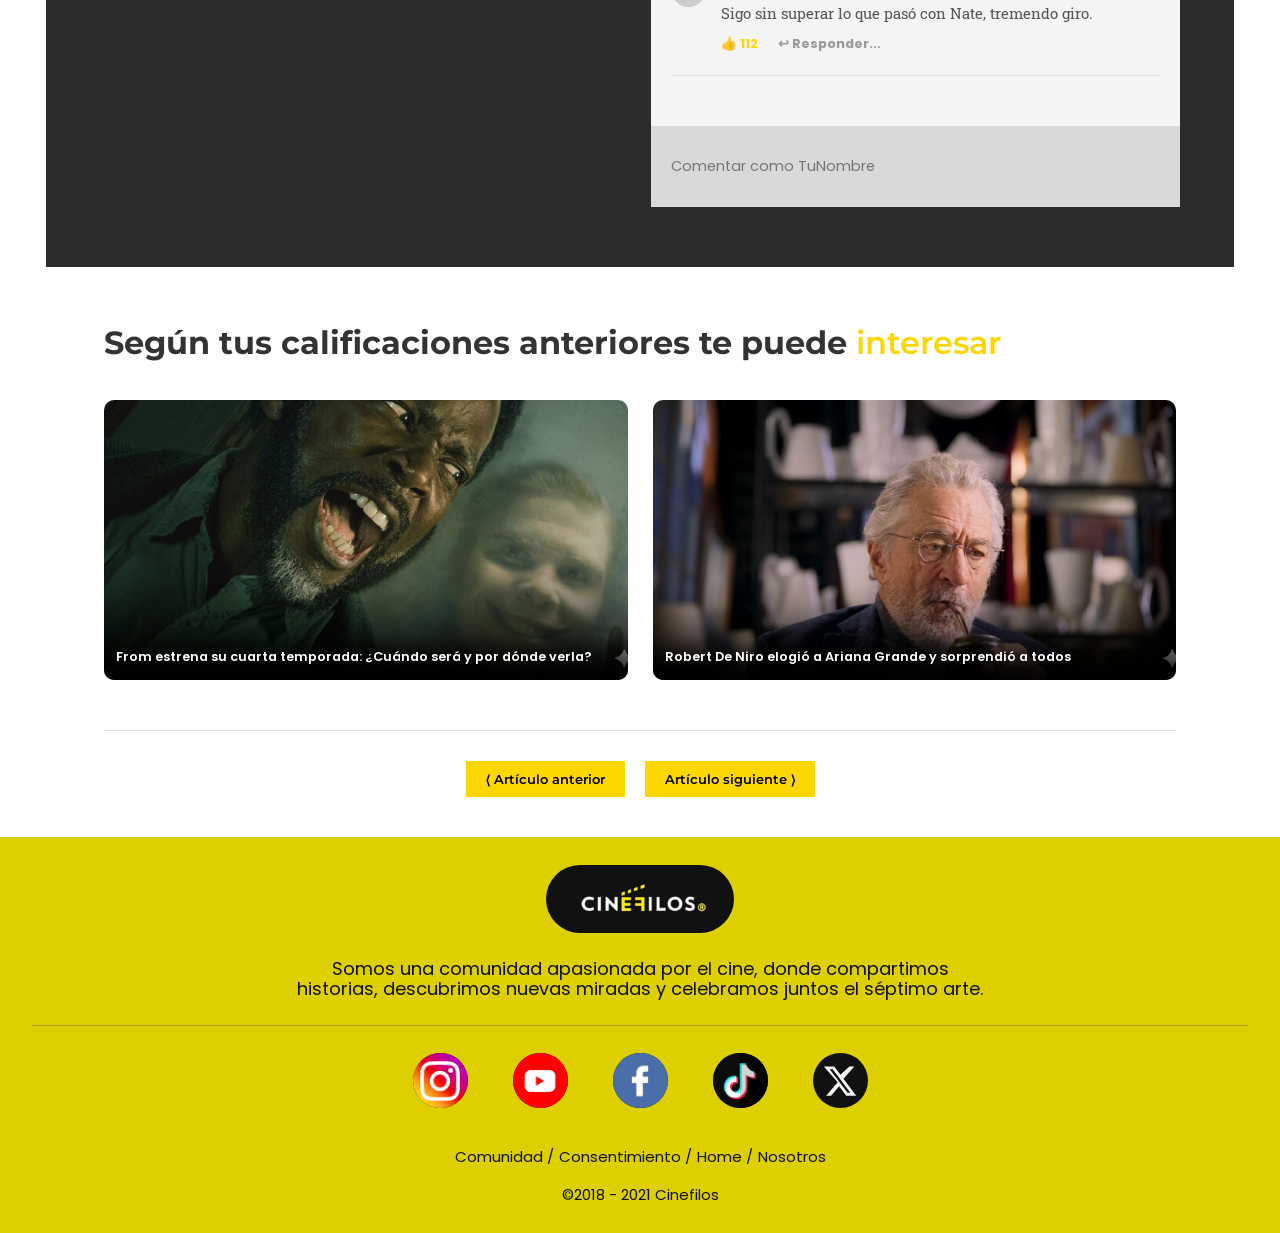
<file: noticia4.html>
<!DOCTYPE html>
<html lang="es">
<head>
    <meta charset="UTF-8">
    <meta name="viewport" content="width=device-width, initial-scale=1.0">
     <meta name="articulo-titulo" content="Episodio final de la tercera temporada de Euphoria">
     <meta name="articulo-imagen" content="imagenes/assets/assets/euphoria1.jpg">
     <meta name="articulo-url" content="noticia4.html">
    <title>Cinéfilos - Final de Euphoria</title>
    <link rel="stylesheet" href="stylebri.css">
    <link rel="stylesheet" type="text/css" href="estilo.css">
    <link rel="stylesheet" href="stylecuenta.css">
    <link href="https://fonts.googleapis.com/css2?family=Poppins:wght@400;600;700&display=swap" rel="stylesheet">
    <link href="https://fonts.googleapis.com/css2?family=Montserrat:wght@700&family=Roboto+Slab:wght@400;700&display=swap" rel="stylesheet">
 
</head>
<body>
       <header class="barra">
      <button class="menu" type="button" aria-label="Abrir menu" aria-expanded="false">
        <span></span>
        <span></span>
        <span></span>
      </button>

      <a class="barra-logo" href="index.html" aria-label="Cinefilos">
        <img src="imagenes/logo.png" alt="Cinefilos" onerror="this.style.display='none'; this.nextElementSibling.style.display='inline-flex';">
        <span>CINE<strong>FILOS</strong><small>&reg;</small></span>
      </a>

      <button class="boton-buscar-mobile" type="button" aria-label="Abrir buscador" aria-expanded="false"></button>

    <nav class="barra-nav" aria-label="Secciones principales">
    <div class="buscador-mobile-menu">
      <input type="search" placeholder="Buscar" aria-label="Buscar">
      <button type="submit" aria-label="Buscar">Ir</button>
    </div>
  
    <a href="novedades.html">Novedades</a>
    <a class="activo" href="resenas.html">Reseñas</a>
    <a  href="entrevista.html">Entrevistas</a>
    <a  href="index.html#recomendados">Recomendados</a>
    <a href="index.html#nosotros">Nosotros</a>
    <a href="RankingSemanal.html">Ranking semanal</a>
  </nav>

      <form class="buscador" action="#" role="search">
        <input type="search" placeholder="Buscar" aria-label="Buscar">
        <button type="submit" aria-label="Buscar">Ir</button>
      </form>
       <!-- Ícono de usuario: amarillo cuando está logueado (clase "logueado" la agrega JS) -->
    <a class="barra-icono-usuario" href="cuenta.html" aria-label="Mi cuenta">
      <svg width="24" height="24" viewBox="0 0 24 24" fill="none" stroke="currentColor"
           stroke-width="2.2" stroke-linecap="round" stroke-linejoin="round">
        <circle cx="12" cy="8" r="4"/>
        <path d="M4 20c0-4 3.6-7 8-7s8 3 8 7"/>
      </svg>
    </a>
  </header>

<main class="contenedor-articulo">
    
    <header class="encabezado-articulo">
        <h1>¿A qué hora se estrena el episodio<br>final de la tercera temporada de<br>Euphoria?</h1>
        
        <div class="info-meta-container">
            <div class="info-autor">
              <img src="imagenes/assets/autor.png" alt="thumbsup" class="icono-thumbsup">
                <span class="texto-gris">Por <span class="texto-amarillo">Matias Devicenzi</span></span>
            </div>
            
            <div class="info-fecha">1 junio, 2026</div>
            
            <div class="info-estadisticas">
                <span class="stat-item">
                    <svg class="icono-amarillo" viewBox="0 0 24 24" fill="none" stroke="currentColor" stroke-width="2" stroke-linecap="round" stroke-linejoin="round"><path d="M1 12s4-8 11-8 11 8 11 8-4 8-11 8-11-8-11-8z"></path><circle cx="12" cy="12" r="3"></circle></svg>
                    5436
                </span>
                <span class="stat-item">
                    <svg class="icono-amarillo" viewBox="0 0 24 24" fill="currentColor" stroke="currentColor" stroke-width="2" stroke-linecap="round" stroke-linejoin="round"><polygon points="12 2 15.09 8.26 22 9.27 17 14.14 18.18 21.02 12 17.77 5.82 21.02 7 14.14 2 9.27 8.91 8.26 12 2"></polygon></svg>
                    136
                </span>
            </div>
        </div>

        <div class="contenedor-etiqueta">
            <span class="icono-medalla">🥇</span>
            <div class="etiqueta-destacada">
                ¡Una de las series semanales mas elegida por los cinéfilos!
            </div>
            <span class="icono-medalla">🥇</span>
        </div>
    </header>

    <img src="imagenes/assets/assets/euphoria1.jpg" alt="Escena de Rue en Euphoria" class="imagen-principal">

    <article class="contenido-articulo">
        <p class="texto-destacado">Euphoria, creada por Sam Levinson, estrena el final de la tercera temporada a partir de este domingo 31 de mayo.</p>
        
        <p>Cada elección es una sentencia y cada camino, por más sinuoso que parezca, conduce a un destino inevitable. HBO y HBO Max presentan el esperado episodio final de la tercera temporada del fenómeno cultural Euphoria este domingo, 31 de mayo, a las 10:00 PM ET.</p>

        <p>En el episodio, titulado "En Dios Confiamos", las tensiones llegan al límite y el destino unirá a los personajes de formas inesperadas y peligrosas. Con la policía acechando, el enfrentamiento final es inminente.</p>

        <div class="contenedor-video">
        <iframe width="560" height="315" src="https://www.youtube.com/embed/2-1ZtRD-iGI?si=rszgyd9_15Rfl1Hf" title="YouTube video player" frameborder="0" allow="accelerometer; autoplay; clipboard-write; encrypted-media; gyroscope; picture-in-picture; web-share" referrerpolicy="strict-origin-when-cross-origin" allowfullscreen></iframe>
        </div>

        <p>Años después de dejar la escuela secundaria East Highland, los caminos del grupo de amigos se han fragmentado bajo la presión de la vida adulta.</p>

        <h3>Repasa los momentos cruciales que definieron el destino de los personajes hasta ahora:</h3>

        <p><strong>El callejón sin salida de Rue (Zendaya)</strong><br>
        Luchando contra la adicción, Rue terminó involucrada en una red de contrabando internacional para intentar saldar su deuda con Laurie. Tras verse acorralada entre la policía, la red de Laurie y las garras de Ali, ella busca su redención a través de la espiritualidad.</p>

        <p><strong>El destino de Nate (Jacob Elordi) y Cassie (Sydney Sweeney)</strong><br>
        Intentando sostener el compromiso de sus sueños luego de que Nate quebrara, Cassie buscó el éxito en internet y en la actuación. Sin embargo, la relación terminó en tragedia y, tras ser tomado como rehén por sus usureros, Nate Jacobs encuentra un final brutal, dejando a Cassie desolada y frente a una nueva realidad.</p>

        <img src="imagenes/assets/assets/euphoria2.jpg" alt="Escena de boda en Euphoria" class="imagen-principal" style="margin-top: 15px; margin-bottom: 25px;">

        <p><strong>El dilema de Jules Vaughn (Hunter Schafer)</strong><br>
        En la escuela de arte, Jules busca formas de financiar sus sueños académicos a través de hombres adinerados, encontrando el éxito financiero a costa de un profundo aislamiento emocional que desemboca en una emotiva ruptura con Rue.</p>

        <h3>¿En qué horario se estrenará?</h3>
        <p>El octavo episodio de la tercera temporada, titulado "In God We Trust", llegará en el siguiente huso horario según tu ubicación geográfica:</p>

        <p>
            <strong>Costa Oeste de Estados Unidos (Los Ángeles): 5:00 p.m.</strong><br><br>
            <strong>México, Costa Rica, Guatemala, El Salvador y Nicaragua: 7:00 p.m.</strong><br><br>
            <strong>Costa Este de Estados Unidos (Nueva York), Colombia, Ecuador, Panamá y Perú: 8:00 p.m.</strong><br><br>
            <strong>Venezuela, Bolivia, República Dominicana y Puerto Rico: 9:00 p.m.</strong><br><br>
            <strong>Argentina, Chile, Uruguay, Brasil (Brasilia y Sao Paulo), Paraguay: 10:00 p.m.</strong><br><br>
            <strong>España: 2:00 a.m. en Islas Canarias, 3:00 a.m. en el resto (día 13 de abril).</strong>
        </p>
    </article>

    <section class="seccion-interactiva">
        
        <div class="tarjeta-resena">
            <img src="imagenes/assets/assets/euphoria.png" alt="Poster Euphoria" class="poster-pelicula">
            <div class="contenido-resena">
                <h4 class="titulo-resena">¿Qué opinás vos de “Euphoria Temp. 3”?</h4>
                
                <div class="estrellas-interactivas" id="calificacion-estrellas">
                    <span data-value="1">☆</span>
                    <span data-value="2">☆</span>
                    <span data-value="3">☆</span>
                    <span data-value="4">☆</span>
                    <span data-value="5">☆</span>
                </div>
                
                <div id="botones-accion">
                    <button class="btn-calificar" id="btn-accion-calificar">CALIFICAR</button>
                    <button class="btn-comentario" id="btn-accion-comentar">DEJAR UN COMENTARIO</button>
                </div>

                <div class="formulario-comentario-desplegable" id="formulario-resena-especifica" style="display: none;">
                    <div class="nombre-usuario-resena" id="nombre-usuario-resena">TuNombre</div>
                    <div class="envoltura-textarea-gris">
                        <textarea id="input-comentario-resena" placeholder="¡Me dejó sin palabras!" maxlength="100"></textarea>
                        <span class="contador-caracteres" id="contador-caracteres-resena">0/100</span>
                    </div>
                    <div class="envoltura-enviar">
                        <button class="btn-enviar-resena" id="btn-enviar-resena">Enviar</button>
                    </div>
                </div>
            </div>
        </div>

        <div class="opiniones-comunidad">
            <div class="encabezado-comunidad-full">
                <h4>¡Debate Cinéfilo! ¡Sumate!</h4>
            </div>
            
            <div class="contenedor-lista-comunidad">
                <span class="contador-comentarios-total">Comentarios (14)</span>
                
                <div class="lista-comentarios" id="lista-comentarios">
                    <div class="comentario destacado">
                        <div class="avatar-comentario"><div class="marcador-avatar"></div></div>
                        <div class="texto-comentario">
                            <div class="meta-comentario">
                                <strong class="nombre-destacado">Michaelsjbs</strong>
                                <span class="etiqueta-destacado">★ Cinéfilo destacado</span>
                            </div>
                            <p>Sam Levinson lo hizo de nuevo. El plano secuencia del final fue una locura absoluta.</p>
                            <div class="acciones-comentario">
                                <span class="accion-like">👍 367</span>
                                <span class="accion-responder">↩ Responder...</span>
                            </div>
                        </div>
                    </div>

                    <div class="comentario">
                        <div class="avatar-comentario"><div class="marcador-avatar"></div></div>
                        <div class="texto-comentario">
                            <strong>Lucia901</strong>
                            <p>Lloré mares con la escena de Zendaya. Se merece todos los premios este año.</p>
                            <div class="acciones-comentario">
                                <span class="accion-like">👍 37</span>
                                <span class="accion-responder">↩ Responder...</span>
                            </div>
                        </div>
                    </div>

                    <div class="comentario">
                        <div class="avatar-comentario"><div class="marcador-avatar"></div></div>
                        <div class="texto-comentario">
                            <strong>FrannLop09</strong>
                            <p>Sigo sin superar lo que pasó con Nate, tremendo giro.</p>
                            <div class="acciones-comentario">
                                <span class="accion-like">👍 112</span>
                                <span class="accion-responder">↩ Responder...</span>
                            </div>
                        </div>
                    </div>
                </div>
            </div>

            <div class="area-input-comunidad">
                <input type="text" id="input-comunidad" placeholder="Comentar como TuNombre">
            </div>
        </div>
    </section>
    
    <section class="recomendaciones">
        <h3>Según tus calificaciones anteriores te puede <span class="texto-amarillo">interesar</span></h3>
        <div class="cuadricula-recomendaciones">
            <a href="noticia2.html" class="caja-recomendacion">
                 <img src="imagenes/from.png" alt="From">
            <p>From estrena su cuarta temporada: ¿Cuándo será y por dónde verla?</p>
            </a>
            <a href="noticia4.html" class="caja-recomendacion">
                <img src="imagenes/roberdeniro.png" alt="">
                <p>Robert De Niro elogió a Ariana Grande y sorprendió a todos</p>
            </a>
        </div>
    </section>
    <footer class="navegacion-articulo">
        <button class="btn-navegacion">⟨ Artículo anterior</button>
        <button class="btn-navegacion">Artículo siguiente ⟩</button>
    </footer>

</main>


<div id="modal-ranking" class="superposicion-modal" style="display: none;">
    <div class="contenido-modal modal-podio">
        <button id="cerrar-modal-ranking" class="btn-cerrar">&times;</button>
        
        <div class="encabezado-podio">
            <p class="mensaje-exito-podio">¡Tu opinión se envió con <span class="texto-verde">éxito</span>!</p>
            <h2 class="titulo-podio">RANKING SEMANAL<br>SEGUN LOS <span class="texto-amarillo">CINÉFILOS</span></h2>
        </div>
        
      <div class="contenedor-podio">
            <!-- Puesto 2 -->
            <div class="item-podio puesto-2">
                <img src="imagenes/assets/assets/michaelportada.jpg" alt="Michael Jackson" class="poster-podio border-amarillo">
                <div class="base-podio base-2">2</div>
            </div>
            <!-- Puesto 1 -->
            <div class="item-podio puesto-1">
                <img src="imagenes/assets/assets/laempleada.png" alt="La Empleada" class="poster-podio poster-destacado border-amarillo">
                <div class="base-podio base-1">1</div>
            </div>
            <!-- Puesto 3 -->
            <div class="item-podio puesto-3">
                <img src="imagenes/assets/assets/euphoria.png" alt="Euphoria" class="poster-podio border-amarillo">
                <div class="base-podio base-3">3</div>
            </div>
        </div>

        <div class="pie-podio">
            <a href="RankingSemanal.html" class="enlace-ranking">Conocé el resto del ranking aquí</a>
        </div>
    </div>
</div>

<script src="interaccion.js"></script> 

<footer class="footer">
      <div class="footer-logo" aria-label="Cinefilos" >
        <img src="imagenes/logo.png" alt="Cinefilos" onerror="this.style.display='none'; this.nextElementSibling.style.display='inline-flex';">
      </div>
 
  <p class="footer-texto">
    Somos una comunidad apasionada por el cine, donde compartimos
    historias, descubrimos nuevas miradas y celebramos juntos el
    séptimo arte.
  </p>
 
  <hr class="footer-linea">
 
  <div class="redes">
    <a href="https://www.instagram.com/cinefilosoficial" aria-label="Instagram"><img src="imagenes/ig.png" alt="Instagram"></a>
    <a href="https://www.youtube.com/channel/UC08kA7iu9PEzDxkMf6_33Pw" aria-label="YouTube"><img src="imagenes/yotube.png" alt="YouTube"></a>
    <a href="https://www.facebook.com/cinefilooos" aria-label="facebook"><img src="imagenes/facebook.png" alt="facebook"></a>
    <a href="https://www.tiktok.com/@cinefilosoficiall?_r=1&_t=ZS-97NEEXDqILQ" aria-label="TikTok"><img src="imagenes/tiktok.png" alt="TikTok"></a>
    <a href="https://x.com/cinefiloos?lang=es" aria-label="X (Twitter)"><svg width="36" height="36" viewBox="0 0 24 24" fill="currentColor" style="color:#f4f4f4" xmlns="http://www.w3.org/2000/svg"><path d="M18.244 2.25h3.308l-7.227 8.26 8.502 11.24H16.17l-4.714-6.231-5.401 6.231H2.747l7.73-8.835L1.254 2.25H8.08l4.261 5.636 5.903-5.636Zm-1.161 17.52h1.833L7.084 4.126H5.117z"/></svg></a>
  </div>
 
  <nav class="footer-links" aria-label="Enlaces del footer">
    <a href="#">Comunidad</a>
    <a href="#">Consentimiento</a>
    <a href="index.html">Home</a>
    <a href="#">Nosotros</a>
  </nav>
 
  <p class="copyright">&copy;2018 - 2021 Cinefilos</p>
</footer>
<script>
  const botonMenu = document.querySelector(".menu");
  const botonBuscar = document.querySelector(".boton-buscar-mobile");
  const barra = document.querySelector(".barra");
  const campoBuscar = document.querySelector(".buscador input");

  document.addEventListener("DOMContentLoaded", function () {
    const pista = document.querySelector(".carrusel-comunidad .carrusel-pista");
    if (pista) {
      const items = pista.querySelectorAll(".mini-noticia");
      if (items[1]) {
        pista.scrollTo({ left: items[1].offsetLeft, behavior: "instant" });
      }
    }
  });

  botonMenu.addEventListener("click", function () {
    barra.classList.toggle("abierto");
    const estaAbierto = barra.classList.contains("abierto");
    botonMenu.setAttribute("aria-expanded", estaAbierto);
    barra.classList.remove("buscando");
    botonBuscar.setAttribute("aria-expanded", "false");
  });

  botonBuscar.addEventListener("click", function () {
    barra.classList.toggle("buscando");
    const estaBuscando = barra.classList.contains("buscando");
    botonBuscar.setAttribute("aria-expanded", estaBuscando);
    barra.classList.remove("abierto");
    botonMenu.setAttribute("aria-expanded", "false");
    if (estaBuscando) {
      campoBuscar.focus();
    }
  });
</script>
<script src="sesion.js"></script>
<script src="guardar.js"></script>

</body>
</html>
</file>
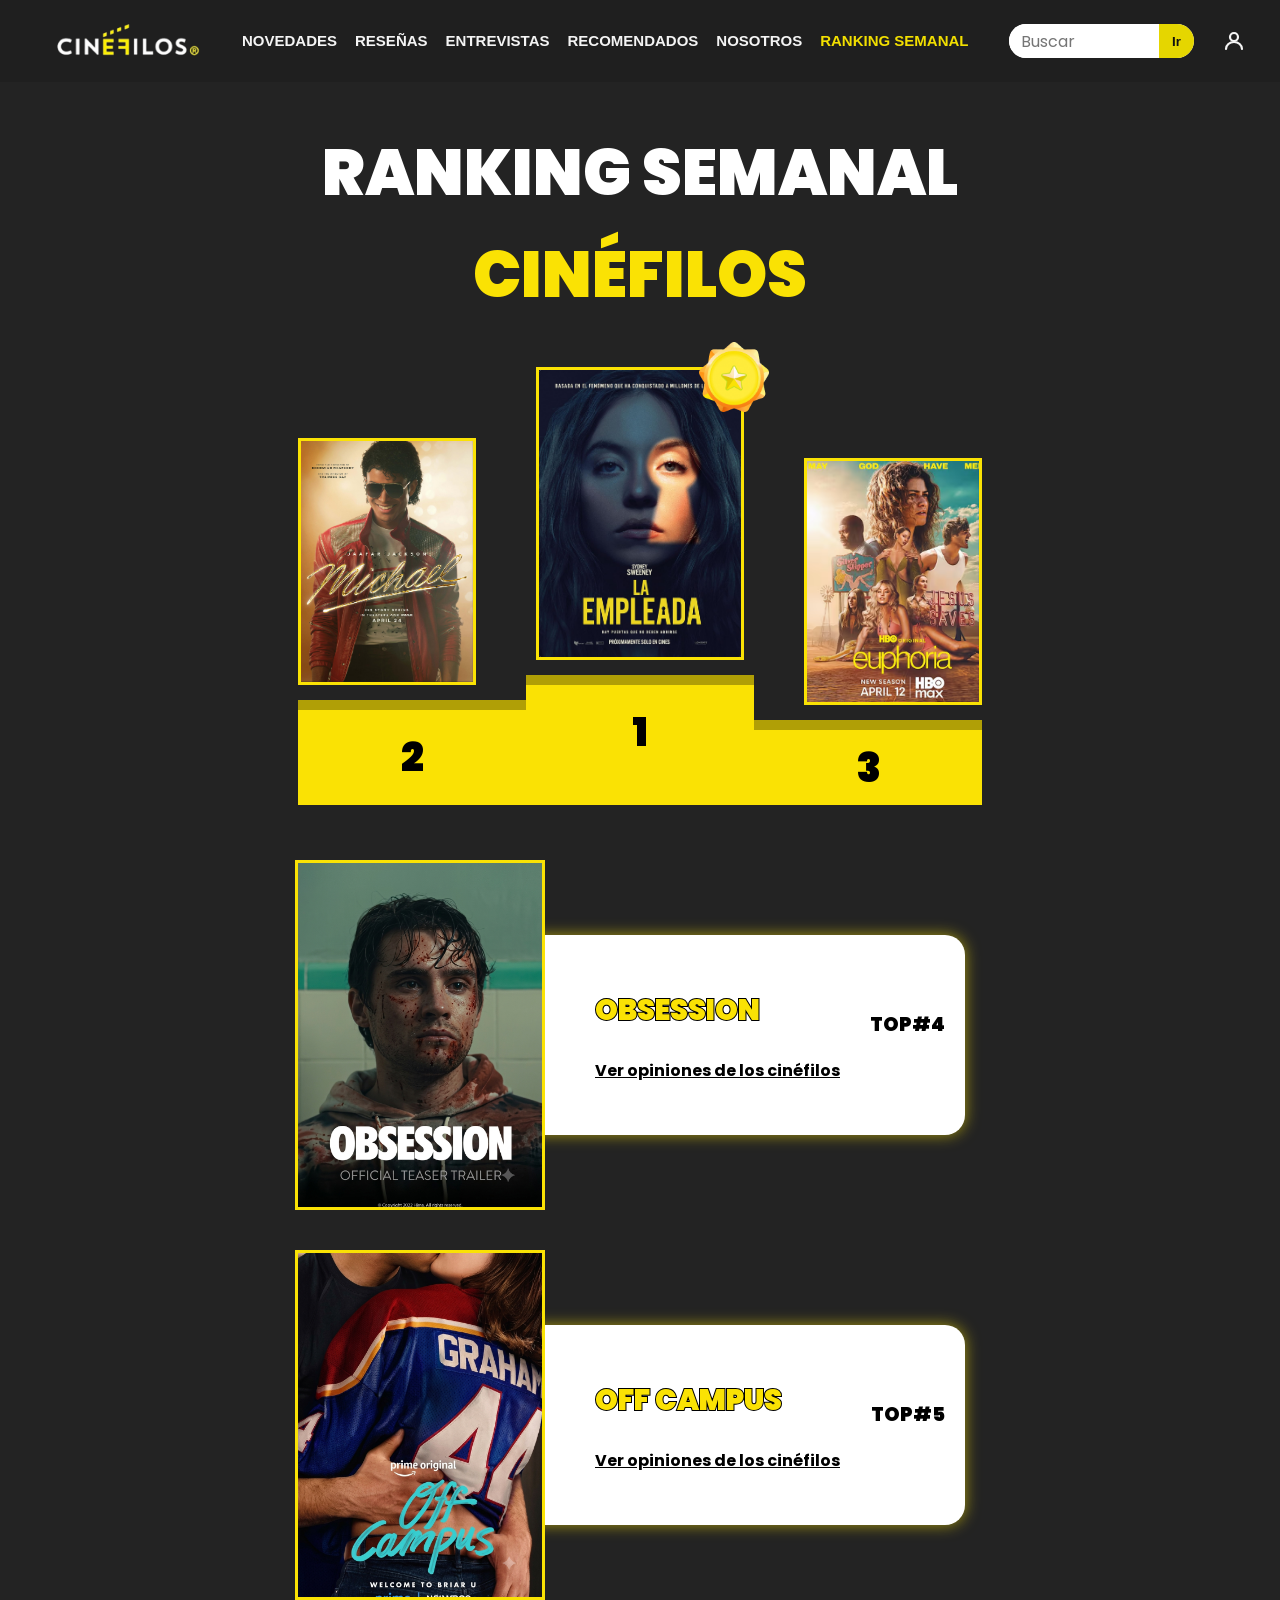
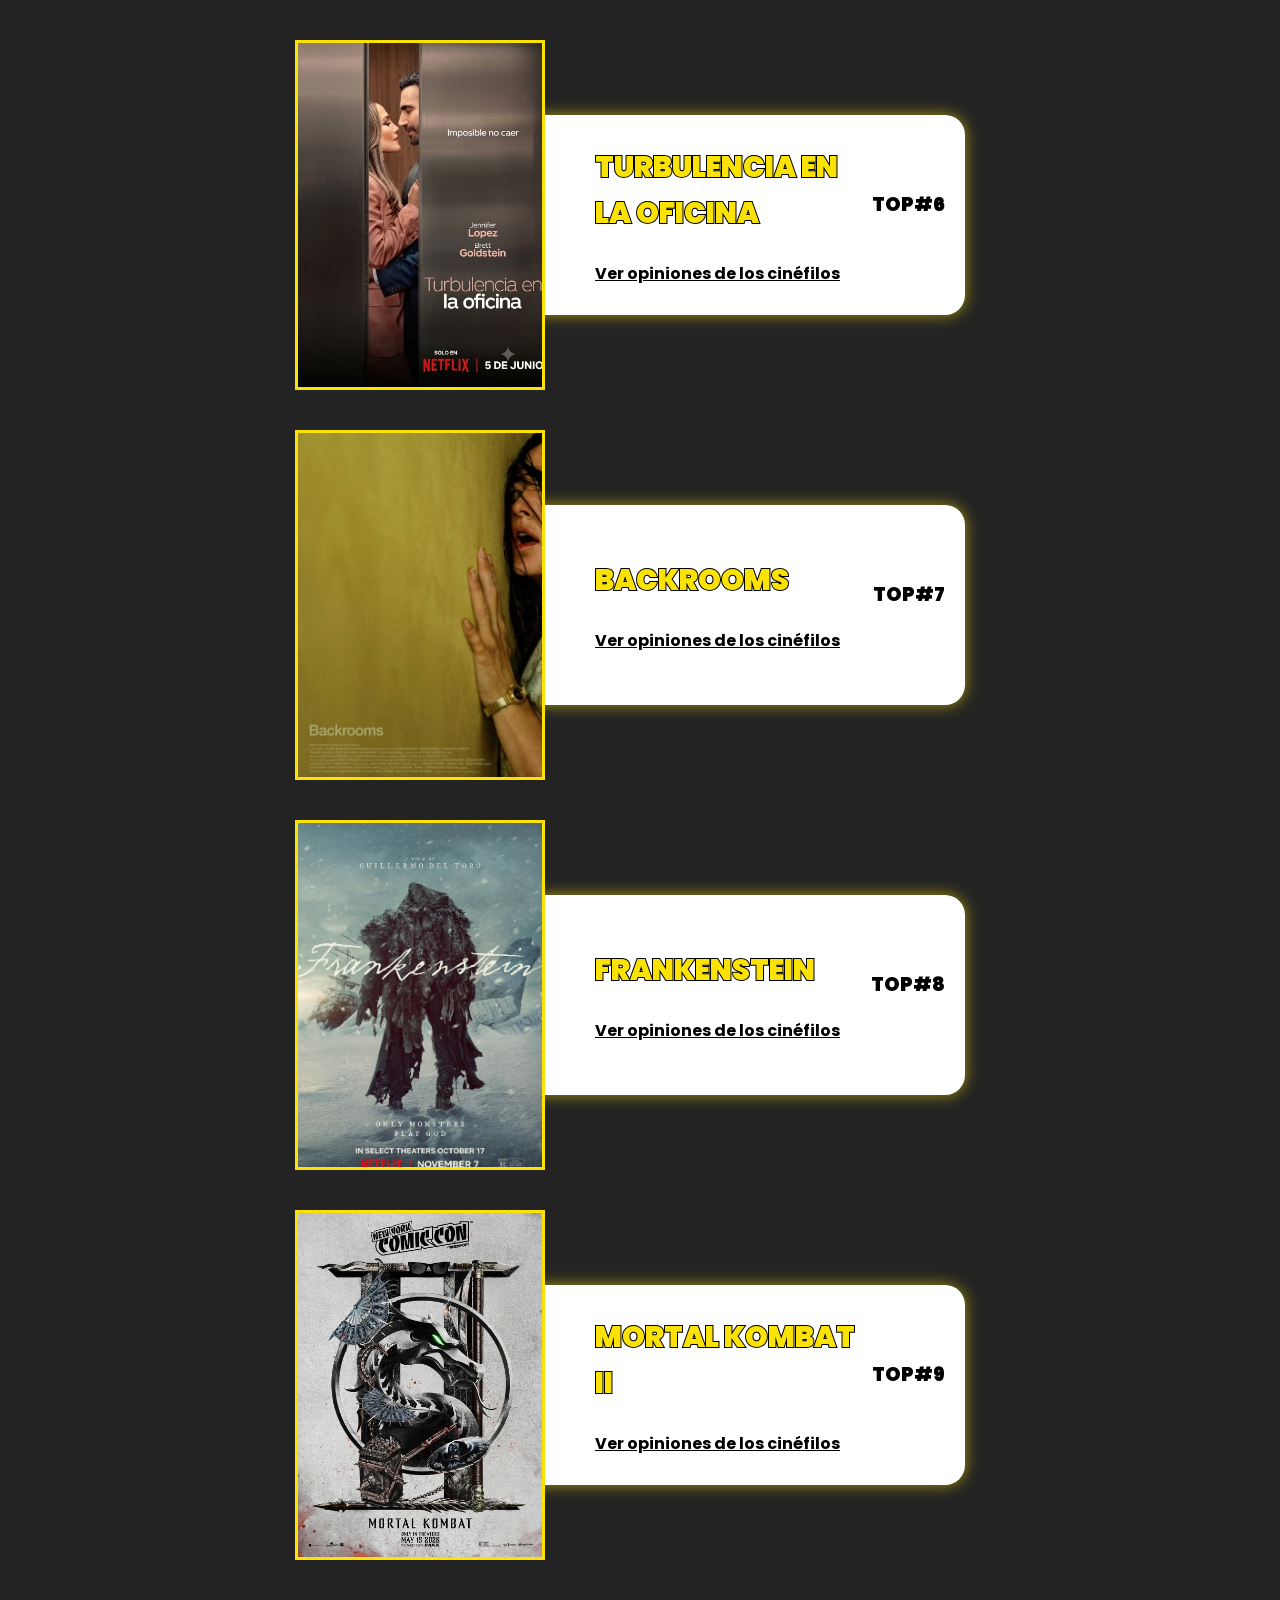
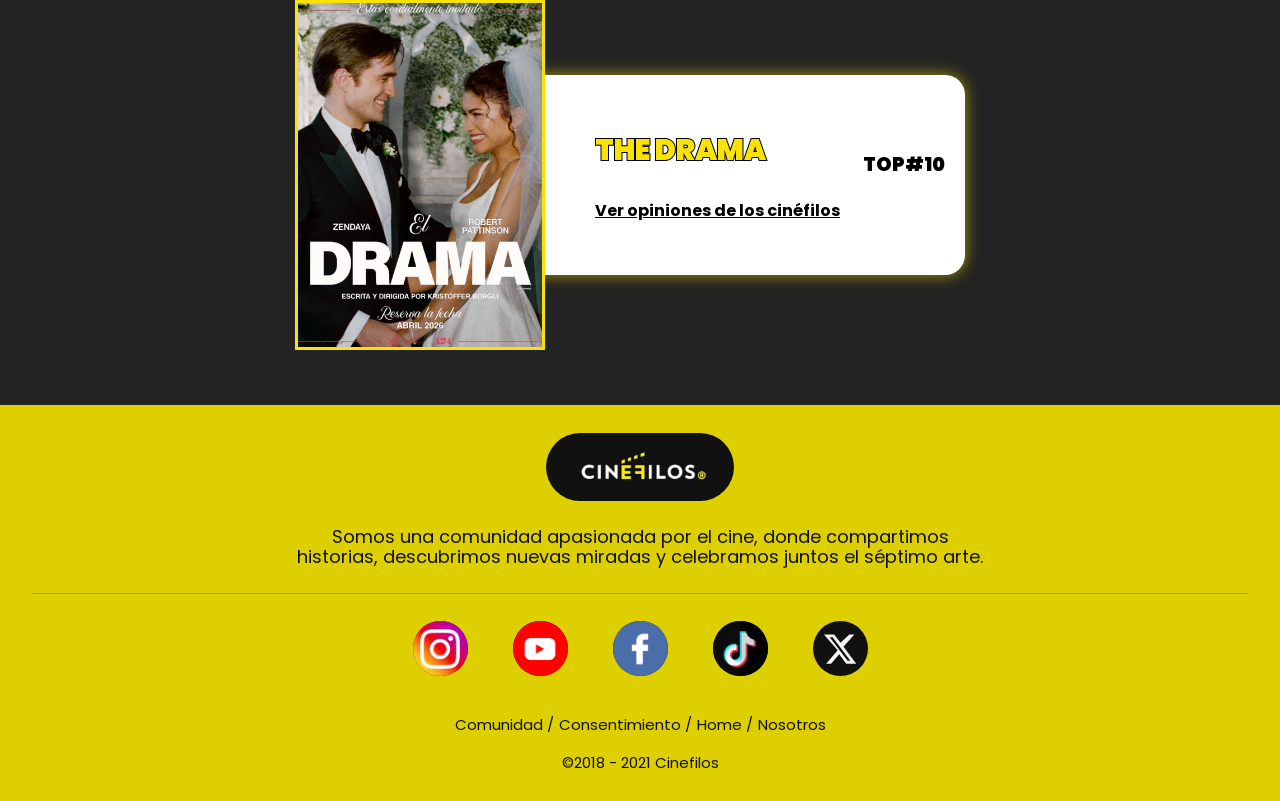
<file: RankingSemanal.html>
<!DOCTYPE html>
<html lang="es">

<head>
    <meta charset="UTF-8">
    <meta name="viewport" content="width=device-width, initial-scale=1.0">
    <title>Ranking Semanal — Cinéfilos</title>
     <link rel="stylesheet" type="text/css" href="estilo.css">
    <link rel="stylesheet" href="style.css">
     <link href="https://fonts.googleapis.com/css2?family=Poppins:wght@400;600;700;900&display=swap" rel="stylesheet">

</head>

<body>

<header class="barra">
  <button class="menu" type="button" aria-label="Abrir menu" aria-expanded="false">
    <span></span>
    <span></span>
    <span></span>
  </button>

  <a class="barra-logo" href="index.html" aria-label="Cinefilos">
    <img src="imagenes/logo.png" alt="Cinefilos" onerror="this.style.display='none'; this.nextElementSibling.style.display='inline-flex';">
    <span>CINE<strong>FILOS</strong><small>&reg;</small></span>
  </a>

   <button class="boton-buscar-mobile" type="button" aria-label="Abrir buscador" aria-expanded="false"></button>

  <nav class="barra-nav" aria-label="Secciones principales">
    <div class="buscador-mobile-menu">
      <input type="search" placeholder="Buscar" aria-label="Buscar">
      <button type="submit" aria-label="Buscar">Ir</button>
    </div>
   
    <a href="novedades.html">Novedades</a>
    <a href="resenas.html">Reseñas</a>
    <a href="entrevista.html">Entrevistas</a>
    <a href="index.html#recomendados">Recomendados</a>
    <a href="index.html#nosotros">Nosotros</a>
    <a class="activo" href="RankingSemanal.html">Ranking semanal</a>
  </nav>

  <form class="buscador" action="#" role="search">
    <input type="search" placeholder="Buscar" aria-label="Buscar">
    <button type="submit" aria-label="Buscar">Ir</button>
  </form>
  
  <a class="barra-icono-usuario" href="cuenta.html" aria-label="Mi cuenta">
    <svg width="24" height="24" viewBox="0 0 24 24" fill="none" stroke="currentColor" stroke-width="2.2" stroke-linecap="round" stroke-linejoin="round">
      <circle cx="12" cy="8" r="4"/>
      <path d="M4 20c0-4 3.6-7 8-7s8 3 8 7"/>
    </svg>
  </a>
</header>

    <main class="contenedor-rankingsemanal">

        <header class="titulo-sección">
            <h1>RANKING SEMANAL<br><span class="destacado-amarillo">CINÉFILOS</span></h1>

        </header>
        <div class="contenedor-podio">

            <div class="bloque-podio puesto-2">
                <div class="card-podio">
                       <a href="laEmpleada.html">
                    <img src="imagenes/assets/michael.png" alt="portadaMichael" class="foto-podio">
                    </a>
                </div>
                <div class="escalon-podio">2</div>
            </div>

            <div class="bloque-podio puesto-1">
                <div class="card-podio">
                    <img src="imagenes/assets/estrellaranking.png" alt="Medalla 1" class="estrella-ganador">
                    <a href="laEmpleada.html">
                        <img src="imagenes/assets/laempleada.png" alt="portadaLaEmpleada" class="foto-podio">
                    </a>
                </div>
                <div class="escalon-podio">1</div>
            </div>

            <div class="bloque-podio puesto-3">
                <div class="card-podio">
                      <a href="noticia4.html">
                    <img src="imagenes/assets/euphoria.png" alt="portadaEuphoria" class="foto-podio">
                    </a>
                </div>
                <div class="escalon-podio">3</div>
            </div>

        </div>


        <div class="grilla-cards">
            <div class="card-pelicula">
                      <a href="laEmpleada.html">
                <img src="imagenes/assets/obsession.png" alt="portadaObsession" class="foto-pelicula">
                </a>
                <div class="info-pelicula">
                    <div>
                        <h4>OBSESSION</h4>
                        <a href="laEmpleada.html" class="enlace-opiniones">Ver opiniones de los cinéfilos</a>
                    </div>
                    <p class="top-ranking">TOP#4</p>
                </div>
            </div>


            <div class="card-pelicula">
                  <a href="laEmpleada.html">
                <img src="imagenes/assets/offcampus.png" alt="portadaOffCampus" class="foto-pelicula">
                </a>
                <div class="info-pelicula">
                    <div>
                        <h4>OFF CAMPUS</h4>
                        <a href="laEmpleada.html" class="enlace-opiniones">Ver opiniones de los cinéfilos</a>
                    </div>
                    <p class="top-ranking">TOP#5</p>
                </div>
            </div>


            <div class="card-pelicula">
                  <a href="laEmpleada.html" class="enlace-poster">
                <img src="imagenes/assets/turbulenciaenlaoficina.png" alt="portadaTurbulencia" class="foto-pelicula">
                </a>
                <div class="info-pelicula">
                    <div>
                        <h4>TURBULENCIA EN LA OFICINA</h4>
                        <a href="laEmpleada.html" class="enlace-opiniones">Ver opiniones de los cinéfilos</a>
                    </div>
                    <p class="top-ranking">TOP#6</p>
                </div>
            </div>

            <div class="card-pelicula">
                  <a href="laEmpleada.html">
                <img src="imagenes/assets/backrooms.png" alt="portadaBackrooms" class="foto-pelicula">
                </a>
                <div class="info-pelicula">
                    <div>
                        <h4>BACKROOMS</h4>
                        <a href="laEmpleada.html" class="enlace-opiniones">Ver opiniones de los cinéfilos</a>
                    </div>
                    <p class="top-ranking">TOP#7</p>
                </div>
            </div>
            <div class="card-pelicula">
                <a href="laEmpleada.html">
                <img src="imagenes/assets/frankenstein.png" alt="portadaFrankenstein" class="foto-pelicula">
                </a>
                <div class="info-pelicula">
                    <div>
                        <h4>FRANKENSTEIN</h4>
                        <a href="laEmpleada.html" class="enlace-opiniones">Ver opiniones de los cinéfilos</a>
                    </div>
                    <p class="top-ranking">TOP#8</p>
                </div>
            </div>
            <div class="card-pelicula">
                <a href="laEmpleada.html">
                <img src="imagenes/assets/mortalkombat.png" alt="portadaMortal" class="foto-pelicula">
                </a>
                <div class="info-pelicula">
                    <div>
                        <h4>MORTAL KOMBAT II</h4>
                        <a href="laEmpleada.html" class="enlace-opiniones">Ver opiniones de los cinéfilos</a>
                    </div>
                    <p class="top-ranking">TOP#9</p>
                </div>
            </div>
            <div class="card-pelicula">
                <a href="laEmpleada.html">
                <img src="imagenes/assets/thedrama.png" alt="portadaTheDrama" class="foto-pelicula">
                </a>
                <div class="info-pelicula">
                    <div>
                        <h4>THE DRAMA</h4>
                        <a href="laEmpleada.html" class="enlace-opiniones">Ver opiniones de los cinéfilos</a>
                    </div>
                    <p class="top-ranking">TOP#10</p>
                </div>
            </div>

        </div>
        </div>
    </main>

<footer class="footer">
      <div class="footer-logo" aria-label="Cinefilos" >
        <img src="imagenes/logo.png" alt="Cinefilos" onerror="this.style.display='none'; this.nextElementSibling.style.display='inline-flex';">
      </div>

  <p class="footer-texto">
    Somos una comunidad apasionada por el cine, donde compartimos
    historias, descubrimos nuevas miradas y celebramos juntos el
    séptimo arte.
  </p>

  <hr class="footer-linea">

  <div class="redes">
    <a href="https://www.instagram.com/cinefilosoficial" aria-label="Instagram"><img src="imagenes/ig.png" alt="Instagram"></a>
    <a href="https://www.youtube.com/channel/UC08kA7iu9PEzDxkMf6_33Pw" aria-label="YouTube"><img src="imagenes/yotube.png" alt="YouTube"></a>
    <a href="https://www.facebook.com/cinefilooos" aria-label="facebook"><img src="imagenes/facebook.png" alt="facebook"></a>
    <a href="https://www.tiktok.com/@cinefilosoficiall?_r=1&_t=ZS-97NEEXDqILQ" aria-label="TikTok"><img src="imagenes/tiktok.png" alt="TikTok"></a>
    <a href="https://x.com/cinefiloos?lang=es" aria-label="X (Twitter)"><svg width="36" height="36" viewBox="0 0 24 24" fill="currentColor" style="color:#f4f4f4" xmlns="http://www.w3.org/2000/svg"><path d="M18.244 2.25h3.308l-7.227 8.26 8.502 11.24H16.17l-4.714-6.231-5.401 6.231H2.747l7.73-8.835L1.254 2.25H8.08l4.261 5.636 5.903-5.636Zm-1.161 17.52h1.833L7.084 4.126H5.117z"/></svg></a>
  </div>

  <nav class="footer-links" aria-label="Enlaces del footer">
    <a href="#">Comunidad</a>
    <a href="#">Consentimiento</a>
    <a href="index.html">Home</a>
    <a href="#">Nosotros</a>
  </nav>

  <p class="copyright">&copy;2018 - 2021 Cinefilos</p>
</footer>

<script>
  const botonMenu = document.querySelector(".menu");
  const botonBuscar = document.querySelector(".boton-buscar-mobile");
  const barra = document.querySelector(".barra");
  const campoBuscar = document.querySelector(".buscador input");

  botonMenu.addEventListener("click", function () {
    barra.classList.toggle("abierto");
    const estaAbierto = barra.classList.contains("abierto");
    botonMenu.setAttribute("aria-expanded", estaAbierto);
    barra.classList.remove("buscando");
    botonBuscar.setAttribute("aria-expanded", "false");
  });

  botonBuscar.addEventListener("click", function () {
    barra.classList.toggle("buscando");
    const estaBuscando = barra.classList.contains("buscando");
    botonBuscar.setAttribute("aria-expanded", estaBuscando);
    barra.classList.remove("abierto");
    botonMenu.setAttribute("aria-expanded", "false");
    if (estaBuscando) {
      campoBuscar.focus();
    }
  });
</script>

<script src="sesion.js"></script>
</body>

</html>
</file>
<file: estilo.css>
* {
  box-sizing: border-box;
}

body {
  font-family: 'Poppins', sans-serif;
    color: var(--text-dark);
    line-height: 1.6;
    margin: 0;
    padding: 0;
    background-color: #ffffff;
}

.barra {
  position: relative;
  z-index: 50; /* el header siempre por encima del contenido de la página (pero por debajo de los modales, que usan z-index:1000) */
  display: flex;
  align-items: center;
  justify-content: center;
  height: 86px;
  background-color: #1f1f1f;
}

.menu {
  position: absolute;
  left: 26px;
  top: 50%;
  transform: translateY(-50%);
  display: inline-flex;
  flex-direction: column;
  justify-content: center;
  gap: 7px;
  width: 38px;
  height: 36px;
  padding: 0;
  border: 0;
  background: transparent;
  cursor: pointer;
}

.menu span {
  display: block;
  width: 37px;
  height: 4px;
  background-color: #f4f4f4;
}

.barra-logo {
  display: inline-flex;
  align-items: center;
  justify-content: center;
  text-decoration: none;
}

.barra-logo img {
  display: block;
  width: 245px;
  max-width: 52vw;
  height: auto;
}

.barra-logo span {
  display: none;
  align-items: center;
  color: #fff;
  font-size: 38px;
  font-weight: 800;
  letter-spacing: 5px;
}

.barra-logo strong,
.barra-logo small {
  color: #e5d600;
}

.barra-logo small {
  margin-left: 5px;
  font-size: 18px;
  letter-spacing: 0;
}

.boton-buscar-mobile {
  position: absolute;
  right: 24px;
  top: 50%;
  display: inline-flex;
  width: 38px;
  height: 38px;
  padding: 0;
  border: 0;
  background: transparent;
  transform: translateY(-50%);
  cursor: pointer;
}

.boton-buscar-mobile::before {
  content: "";
  position: absolute;
  left: 7px;
  top: 6px;
  width: 17px;
  height: 17px;
  border: 4px solid #f4f4f4;
  border-radius: 50%;
}

.boton-buscar-mobile::after {
  content: "";
  position: absolute;
  left: 25px;
  top: 25px;
  width: 13px;
  height: 4px;
  background-color: #f4f4f4;
  border-radius: 999px;
  transform: rotate(45deg);
  transform-origin: left center;
}

.barra-nav,
.buscador {
  display: none;
}

.barra-nav a {
  color: #f4f4f4;
  font-size: 15px;
  font-weight: 700;
  font-family: 'Montserrat', sans-serif;
  text-decoration: none;
  text-transform: uppercase;
}

.barra-nav a:hover {
  color: #e5d600;
}

.buscador {
  align-items: center;
  height: 34px;
  overflow: hidden;
  background-color: #fff;
  border-radius: 999px;
}

.buscador input {
  width: 150px;
  height: 100%;
  padding: 0 12px;
  border: 0;
  outline: 0;
  font: inherit;
}

.buscador button {
  height: 100%;
  padding: 0 13px;
  border: 0;
  background-color: #e5d600;
  color: #111;
  font-weight: 800;
  cursor: pointer;
}

.noticias-portada {
  display: flex;
  justify-content: center;
  padding: 0;
  background-color: transparent;
}

.noticia-card {
  position: relative;
  width: 100%;
  overflow: hidden;
  background-color: transparent;
  color: #fff;
  text-align: center;
  border-radius: 0;
  box-shadow: none;
}

.noticia-card img {
  display: block;
  width: 100%;
  height: 540px;
  object-fit: cover;
  object-position: center top;
}

.noticia-contenido {
  position: absolute;
  left: 0;
  right: 0;
  bottom: 0;
  padding: 24px 22px 28px;
  background: linear-gradient(180deg, rgba(0, 0, 0, 0) 0%, rgba(0, 0, 0, 0.72) 100%);
}

.noticia-contenido h2 {
  margin: 0 0 12px;
  font-size: 26px;
  font-weight: 800;
  line-height: 1.18;
}

.boton-noticia,
.boton-volver {
  display: inline-flex;
  align-items: center;
  justify-content: center;
  min-height: 38px;
  padding: 11px 28px;
  background-color: #f2df00;
  color: #111;
  border-radius: 999px;
  font-size: 15px;
  font-weight: 900;
  line-height: 1;
  text-decoration: none;
  text-transform: uppercase;
}

.noticia-contenido .boton-noticia {
  width: auto;
  align-self: center;
}

.boton-noticia:hover,
.boton-volver:hover {
  background-color: #fff200;
}

.carrusel-noticias {
  overflow: hidden;
  padding: 40px 0 60px;
  background:
    radial-gradient(circle at 50% 100%, rgba(164, 139, 0, 0.75), transparent 45%),
    linear-gradient(180deg, #050505 0%, #0b0900 55%, #211b00 100%);
}

/* Quita el degrade amarillo solo en el carrusel de comunidad de las
   páginas de listado (novedades, reseñas, entrevistas). No afecta al
   carrusel del index porque ese no tiene la clase .carrusel-listado. */
.carrusel-noticias.carrusel-listado {
  background: none;
  padding-top: 0;
  padding-bottom: 0;
}

/* En las páginas de listado (novedades, reseñas, entrevistas) el
   carrusel funciona solo con flechas: se ocultan los puntos. */
.carrusel-listado .carrusel-puntos {
  display: none;
}

/* La barra amarilla queda pegada arriba del carrusel, tocando el
   borde superior de las fotos, en vez de superpuesta sobre ellas.
   Se usa translateY(-100%) en lugar de un "top" fijo en píxeles
   para que funcione igual de bien en celular y en computadora,
   sin importar cuánto cambie la altura de la barra según el
   tamaño de pantalla o la cantidad de texto.
   Nota: esta regla necesita más especificidad que
   ".carrusel-comunidad .carrusel-barra-titulo" (más abajo en este
   archivo) para poder ganarle en la cascada; si tuviera la misma
   especificidad, esa otra regla la pisaría sin que se note el cambio. */
.carrusel-noticias.carrusel-listado .carrusel-comunidad .carrusel-barra-titulo {
  top: 0;
  transform: translate(-50%, -100%);
}
.carrusel-barra-titulo {
  margin: 0 24px 14px;
  padding: 8px 16px;
  background-color: #050505;
  color: #fff;
  font-size: 13px;
  font-weight: 900;
  line-height: 1.1;
  text-align: center;
  text-transform: uppercase;
}

.carrusel-barra-titulo-linea {
  display: inline;
}

.carrusel-pista {
  display: flex;
  gap: 24px;
  overflow-x: auto;
  width: 100%;
  padding: 0 24px 16px;
  scroll-snap-type: x mandatory;
  scroll-behavior: smooth;
  scrollbar-width: none;
  cursor: grab;
  touch-action: pan-x;
}

.carrusel-pista.arrastrando {
  cursor: grabbing;
}

.carrusel-pista::-webkit-scrollbar {
  display: none;
}

/* Evita que el navegador interprete un click+pequeño movimiento del mouse
   sobre una imagen como "arrastrar imagen" (comportamiento nativo del
   navegador en compu, no existe al tocar en celu). Si no se desactiva,
   el navegador cancela el click y el link nunca navega. */
.carrusel-pista img,
.lml-carrusel-pista img,
.lml-top5-pista img,
.carrusel-etiqueta-pista img {
  -webkit-user-drag: none;
  -webkit-touch-callout: none;
  user-select: none;
}

/* El botón de búsqueda mobile ya no existe — el buscador va dentro del nav */
.boton-buscar-mobile {
  display: none;
}

/* Buscador dentro del menú mobile */
.buscador-mobile-menu {
  display: none;
  align-items: center;
  height: 50px;
  margin: 12px 20px 6px;
  overflow: hidden;
  background-color: #fff;
  border-radius: 999px;
}

.buscador-mobile-menu input {
  flex: 1;
  height: 100%;
  padding: 0 18px;
  border: 0;
  outline: 0;
  font: inherit;
  font-size: 17px;
}

.buscador-mobile-menu button {
  height: 100%;
  padding: 0 22px;
  border: 0;
  background-color: #e5d600;
  color: #111;
  font-weight: 800;
  font-size: 16px;
  cursor: pointer;
}

/* Efecto hover en mini-noticias del carrusel de novedades */
.mini-noticia {
  position: relative;
  flex: 0 0 216px;
  height: 310px;
  overflow: hidden;
  color: #fff;
  text-decoration: none;
  scroll-snap-align: start;
  transition: transform 0.3s ease;
}

.mini-noticia:hover {
  transform: translateY(-4px);
}

.carrusel-imagen {
  display: block;
  width: 100%;
  height: 100%;
  object-fit: cover;
  object-position: center;
  transition: transform 0.4s ease, filter 0.4s ease;
}

.mini-noticia:hover .carrusel-imagen {
  transform: scale(1.06);
  filter: brightness(1.15);
}

/* Destello dorado al hacer hover */
.mini-noticia::before {
  content: "";
  position: absolute;
  inset: 0;
  z-index: 2;
  background: linear-gradient(135deg, rgba(241, 212, 0, 0.18) 0%, transparent 60%);
  opacity: 0;
  transition: opacity 0.3s ease;
  pointer-events: none;
}

.mini-noticia:hover::before {
  opacity: 1;
}

.mini-noticia::after {
  content: "";
  position: absolute;
  inset: 0;
  z-index: 1;
  background: linear-gradient(180deg, rgba(0, 0, 0, 0) 42%, rgba(0, 0, 0, 0.92) 100%);
}

.carrusel-imagen {
  display: block;
  width: 100%;
  height: 100%;
  object-fit: cover;
  object-position: center;
}

.mini-etiqueta {
  position: absolute;
  top: 16px;
  left: 0;
  z-index: 2;
  min-width: 128px;
  padding: 8px 14px;
  background-color: #d8c915;
  color: #111;
  font-size: 12px;
  font-weight: 900;
  line-height: 1;
  text-transform: none;
}

.mini-noticia-texto {
  position: absolute;
  left: 8px;
  right: 8px;
  bottom: 18px;
  z-index: 2;
  font-size: 15px;
  font-weight: 900;
  line-height: 1.08;
}

.carrusel-puntos {
  display: flex;
  justify-content: center;
  width: 100%;
  gap: 7px;
  padding: 0;
  margin-top: 8px;
}

.carrusel-puntos span {
  width: 11px;
  height: 11px;
  background-color: rgba(255, 255, 255, 0.55);
  border-radius: 50%;
}

.carrusel-puntos .activo {
  background-color: #8d8500;
}

.carrusel-comunidad {
  position: relative;
  padding-top: 0;
}

.carrusel-comunidad .carrusel-barra-titulo {
  position: absolute;
  top: 0;
  left: 50%;
  transform: translateX(-50%);
  z-index: 3;
  width: 100%;
  margin: 0;
  padding: 10px 14px 20px;
  background-color: #f1d400;
  color: #111;
  font-size: clamp(10px, 3vw, 13px);
  letter-spacing: clamp(0px, 0.4vw, 1px);
  white-space: nowrap;
  overflow: hidden;
  clip-path: polygon(0 0, 100% 0, 100% 55%, 68% 55%, 64% 100%, 36% 100%, 32% 55%, 0 55%);
}

.carrusel-flecha {
  position: absolute;
  top: 50%;
  z-index: 5;
  display: inline-flex;
  align-items: center;
  justify-content: center;
  width: 44px;
  height: 44px;
  padding: 0;
  border: 0;
  border-radius: 50%;
  background: rgba(0, 0, 0, 0.7);
  color: #fff;
  font-size: 26px;
  line-height: 1;
  cursor: pointer;
  transform: translateY(-50%);
}

.carrusel-flecha:hover {
  background: rgba(0, 0, 0, 0.9);
}

.carrusel-flecha-izquierda {
  left: 10px;
}

.carrusel-flecha-derecha {
  right: 10px;
}

.carrusel-comunidad .carrusel-pista {
  gap: 0;
  padding: 0 0 18px;
}

.carrusel-comunidad .mini-noticia {
  flex: 0 0 100%;
  width: 100%;
  max-width: none;
  height: 400px;
  background-color: #141414;
}

.carrusel-comunidad .carrusel-imagen {
  object-position: center top;
}

.carrusel-comunidad .mini-noticia-texto {
  left: 18px;
  right: 18px;
  bottom: 22px;
  font-size: clamp(18px, 1.8vw, 30px);
  line-height: 1.06;
}

/*parte de lo mas leido */
.lo-mas-leido {
  background:
    radial-gradient(circle at 50% 0%, rgba(164, 139, 0, 0.45), transparent 55%),
    linear-gradient(180deg, #0b0900 0%, #050505 100%);
  padding: 0 0 32px;
  overflow: hidden;
}

.lml-encabezado {
  display: flex;
  align-items: flex-start;
  gap: 0;
}

.lml-titulo {
  flex: 0 0 auto;
  margin: 0;
  padding: 22px 18px 0 20px;
  color: #f2df00;
  font-size: clamp(28px, 7vw, 44px);
  font-weight: 900;
  line-height: 0.92;
  text-transform: uppercase;
  letter-spacing: 1px;
  white-space: nowrap;
}

/*3 noticias horizontales */
.lml-carrusel-superior {
  flex: 1 1 0;
  overflow: hidden;
  min-width: 0;
}

.lml-carrusel-pista {
  display: flex;
  gap: 10px;
  overflow-x: auto;
  scroll-snap-type: x mandatory;
  scroll-behavior: smooth;
  scrollbar-width: none;
  padding: 18px 14px 14px 10px;
  cursor: grab;
}

.lml-carrusel-pista::-webkit-scrollbar { display: none; }
.lml-carrusel-pista.arrastrando { cursor: grabbing; }

.lml-noticia {
  position: relative;
  flex: 0 0 clamp(96px, 26vw, 180px);
  height: clamp(140px, 38vw, 240px);
  overflow: hidden;
  border-radius: 6px;
  scroll-snap-align: start;
  text-decoration: none;
  color: #fff;
  display: block;
}

.lml-noticia img {
  display: block;
  width: 100%;
  height: 100%;
  object-fit: cover;
  object-position: center top;
  transition: transform 0.3s ease;
}

.lml-noticia:hover img {
  transform: scale(1.04);
}

.lml-noticia::after {
  content: "";
  position: absolute;
  inset: 0;
  background: linear-gradient(180deg, rgba(0,0,0,0.82) 0%, rgba(0,0,0,0) 55%);
  z-index: 1;
}

.lml-noticia-texto {
  position: absolute;
  left: 8px;
  right: 8px;
  top: 8px;
  z-index: 2;
  font-size: clamp(10px, 2.4vw, 13px);
  font-weight: 800;
  line-height: 1.12;
}

.lml-top5-bloque {
  display: flex;
  align-items: flex-start;
  gap: 18px;
  margin-top: 6px;
}

.lml-top5-etiqueta {
  flex: 0 0 auto;
  display: flex;
  flex-direction: column;
  align-items: flex-start;
  padding: 10px 0 0 20px;
  min-width: 68px;
}

.lml-top5-texto {
  color: #f2df00;
  font-size: clamp(28px, 7vw, 44px);
  font-weight: 900;
  line-height: 0.92;
  text-transform: uppercase;
}

.lml-top5-numero {
  color: #f2df00;
  font-size: clamp(52px, 13vw, 80px);
  font-weight: 900;
  line-height: 0.85;
  letter-spacing: -2px;
}

.lml-top5-subtexto {
  color: #f2df00;
  font-size: clamp(9px, 2vw, 12px);
  font-weight: 700;
  text-transform: lowercase;
  line-height: 1.2;
  margin-top: 4px;
  white-space: nowrap;
}

.lml-top5-carrusel {
  flex: 1 1 0;
  overflow: hidden;
  min-width: 0;
}

.lml-top5-pista {
  display: flex;
  gap: 6px;
  overflow-x: auto;
  scroll-snap-type: x mandatory;
  scroll-behavior: smooth;
  scrollbar-width: none;
  padding: 8px 14px 14px 10px;
  cursor: grab;
  align-items: flex-end;
}

.lml-top5-pista::-webkit-scrollbar { display: none; }
.lml-top5-pista.arrastrando { cursor: grabbing; }

.lml-top5-item {
  position: relative;
  flex: 0 0 clamp(96px, 26vw, 180px);
  display: flex;
  flex-direction: column;
  gap: 8px;
  scroll-snap-align: start;
  text-decoration: none;
}

/* Contenedor de la imagen (antes era el .lml-top5-item entero) */
.lml-top5-media {
  position: relative;
  display: block;
  width: 100%;
  height: clamp(140px, 38vw, 240px);
  overflow: hidden;
  border-radius: 6px;
}

/* Degradé negro de abajo hacia arriba */
.lml-top5-media::after {
  content: "";
  position: absolute;
  inset: 0;
  background: linear-gradient(to top, rgba(0,0,0,0.88) 0%, rgba(0,0,0,0.25) 45%, transparent 70%);
  z-index: 1;
  border-radius: 6px;
  pointer-events: none;
}

/* Estrellas: ahora siempre visibles, debajo de la imagen */
.lml-top5-estrellas {
  display: flex;
  flex-direction: column;
  align-items: center;
  gap: 3px;
}

.lml-top5-estrellas-iconos {
  display: inline-flex;
  gap: 2px;
  font-size: clamp(11px, 3vw, 18px);
  line-height: 1;
}

.lml-top5-estrella {
  color: #5a5a5a;
  cursor: pointer;
  transition: color .12s ease, transform .12s ease;
}

.lml-top5-estrella.activa {
  color: #f2df00;
}

.lml-top5-estrella:hover {
  transform: scale(1.2);
}

.lml-top5-estrellas-nota {
  color: #fff;
  font-size: clamp(9px, 2vw, 13px);
  font-weight: 900;
  line-height: 1;
}

.lml-top5-media img {
  display: block;
  width: 100%;
  height: 100%;
  object-fit: cover;
  object-position: center top;
  border-radius: 6px;
  transition: transform 0.3s ease;
}

.lml-top5-item:hover .lml-top5-media img {
  transform: scale(1.04);
}

.lml-top5-posicion {
  position: absolute;
  right: 6px;
  bottom: 4px;
  z-index: 3;
  color: #f2df00;
  font-size: clamp(44px, 11vw, 72px);
  font-weight: 900;
  line-height: 1;
  pointer-events: none;
}

.footer {
  background-color: #decf00;
  color: #111;
  text-align: center;
  padding: 28px 32px 26px;
}

.footer-logo {
  display: inline-flex;
  align-items: center;
  justify-content: center;
  gap: 1px;
  height: auto;
  margin-bottom: 26px;
  padding: 5px 12px;
  background-color: #111;
  color: #fff;
  border-radius: 999px;
  font-size: 17px;
  font-weight: 800;
  letter-spacing: 1px;
}

.footer-logo img {
  display: block;
  height: 52px;
  width: auto;
  max-width: 100%;
}

.footer-logo-texto {
  display: none;
  align-items: center;
  gap: 1px;
}

.footer-logo strong {
  color: #e5d600;
}

.footer-logo small {
  margin-left: 3px;
  color: #e5d600;
  font-size: 9px;
}

.footer-texto {
  max-width: 560px;
  margin: 0 auto 26px;
  font-size: 17px;
  font-weight: 400;
  line-height: 1.12;
  text-wrap: balance; /* reparte el texto entre líneas para que nunca quede  una palabra sola al final (mobile y compu) */
}

.footer-linea {
  width: min(100%, 466px);
  margin: 0 auto 27px;
  border: 0;
  border-top: 1px solid rgba(17, 17, 17, 0.25);
}

.redes {
  display: flex;
  justify-content: center;
  gap: 45px;
  margin-bottom: 37px;
  flex-wrap: wrap;
}

.redes a {
  display: inline-flex;
  align-items: center;
  justify-content: center;
  width: 55px;
  height: 55px;
  background-color: #111;
  border-radius: 50%;
  overflow: hidden;
  text-decoration: none;
  transition: transform 0.2s ease, background-color 0.2s ease;
}

.redes a:hover {
  background-color: #242424;
  transform: translateY(-3px) scale(1.05);
}
.redes img {
  width: 58px;
  height: 58px;
  object-fit: contain;
}

.footer-links {
  display: flex;
  justify-content: center;
  gap: 5px;
  margin-bottom: 14px;
  flex-wrap: wrap;
  font-size: 15px;
}

.footer-links a {
  color: #111;
  text-decoration: none;
}

.footer-links a:not(:last-child)::after {
  content: " /";
}

.footer-links a:hover {
  text-decoration: underline;
}

.copyright {
  margin: 0;
  font-size: 15px;
}

/* parte de recomendados /entrevista*/
.carrusel-etiqueta {
  background:
    radial-gradient(circle at 50% 0%, rgba(164, 139, 0, 0.35), transparent 50%),
    linear-gradient(180deg, #0b0900 0%, #050505 100%);
  padding: 0 0 36px;
  overflow: hidden;
}

/* marco amarrillo */
.carrusel-etiqueta-titulo {
  position: relative;
  margin: 0 auto 18px;
  width: 100%;
  padding: 10px 14px 20px;
  background-color: #f1d400;
  color: #111;
  font-size: clamp(10px, 3vw, 14px);
  font-weight: 900;
  line-height: 1.1;
  text-align: center;
  text-transform: uppercase;
  letter-spacing: clamp(1px, 0.5vw, 3px);
  clip-path: polygon(0 0, 100% 0, 100% 55%, 68% 55%, 64% 100%, 36% 100%, 32% 55%, 0 55%);
}

/* carrusel de los recomendados / entrevista*/
.carrusel-etiqueta-pista {
  display: flex;
  gap: 14px;
  overflow-x: auto;
  scroll-snap-type: x mandatory;
  scroll-behavior: smooth;
  scrollbar-width: none;
  padding: 0 20px 14px;
  cursor: grab;
  touch-action: pan-x;
}

.carrusel-etiqueta-pista::-webkit-scrollbar { display: none; }
.carrusel-etiqueta-pista.arrastrando { cursor: grabbing; }

/* card individual*/
.carrusel-etiqueta-item {
  position: relative;
  flex: 0 0 clamp(140px, 38vw, 220px);
  height: clamp(180px, 50vw, 290px);
  overflow: hidden;
  border-radius: 6px;
  scroll-snap-align: start;
  text-decoration: none;
  color: #fff;
  display: block;
}

.carrusel-etiqueta-item img {
  display: block;
  width: 100%;
  height: 100%;
  object-fit: cover;
  object-position: center top;
  transition: transform 0.3s ease;
}

.carrusel-etiqueta-item:hover img {
  transform: scale(1.04);
}

.carrusel-etiqueta-item::after {
  content: "";
  position: absolute;
  inset: 0;
  background: linear-gradient(180deg, rgba(0,0,0,0) 45%, rgba(0,0,0,0.88) 100%);
  z-index: 1;
}

/*Texto en la parte inferior de la tarjeta */
.carrusel-etiqueta-texto {
  position: absolute;
  left: 10px;
  right: 10px;
  bottom: 12px;
  z-index: 2;
  font-size: clamp(11px, 2.8vw, 14px);
  font-weight: 800;
  line-height: 1.12;
}
/* secciones de Reseñas / Nosotros / Ranking */
.seccion-base {
  background:
    radial-gradient(circle at 50% 0%, rgba(164, 139, 0, 0.28), transparent 50%),
    linear-gradient(180deg, #050505 0%, #0b0900 100%);
  padding: 0 0 48px;
  overflow: hidden;
}

.seccion-titulo-banda {
  position: relative;
  margin: 0 auto 28px;
  width: 100%;
  padding: 10px 14px 20px;
  background-color: #f1d400;
  color: #111;
  font-size: clamp(10px, 3vw, 14px);
  font-weight: 900;
  line-height: 1.1;
  text-align: center;
  text-transform: uppercase;
  letter-spacing: clamp(1px, 0.5vw, 3px);
  clip-path: polygon(0 0, 100% 0, 100% 55%, 68% 55%, 64% 100%, 36% 100%, 32% 55%, 0 55%);
}

.seccion-base-contenido {
  padding: 0 20px;
  color: #fff;
  min-height: 80px;
}

/* pagina novedades, entrevista,recomendado*/
.barra-nav a.activo-novedades {
  color: #f2df00;
}

.barra-nav a.activo-entrevistas {
  color: #f2df00;
}
/* pagina resena */
/* Link activo en nav (para la foto de euphoria) */
.barra-nav a.activo {
  color: #f2df00;
}

/* Hero de la sección */
.listado-hero {
  
  padding: 54px 24px 0;
  text-align: center;
}

.listado-hero-etiqueta {
  display: inline-block;
  padding: 5px 16px;
  background-color: #f1d400;
  color: #111;
  font-size: 11px;
  font-weight: 900;
  letter-spacing: 3px;
  text-transform: uppercase;
  margin-bottom: 14px;
}

.listado-hero-titulo {
  margin: 0 0 14px;
  color: black;
  font-size: clamp(42px, 10vw, 80px);
  font-weight: 900;
  line-height: 0.92;
  letter-spacing: 2px;
  text-transform: uppercase;
}

.listado-zona-grid {
  background-color: #f0f0f0;
  padding: 20px 20px 36px;
}
 
/* Grilla 2 columnas*/
.listado-grid {
  display: grid;
  grid-template-columns: repeat(2, 1fr);
  gap: 10px;
  max-width: 1200px;
  margin: 0 auto 0;
}
 
/*Card de reseña */
.listado-card {
  display: block;
  position: relative;
  aspect-ratio: 16 / 9;
  overflow: hidden;
  text-decoration: none;
  color: #fff;
  background-color: #1a1a1a;
}
 
.listado-card img {
  display: block;
  width: 100%;
  height: 100%;
  object-fit: cover;
  object-position: center;
  transition: transform 0.4s ease;
}
 
.listado-card:hover img {
  transform: scale(1.05);
}
 
/* degradé de abajo hacia arriba */
.listado-card-overlay {
  position: absolute;
  inset: 0;
  background: linear-gradient(
    to top,
    rgba(0, 0, 0, 0.88) 0%,
    rgba(0, 0, 0, 0.15) 55%,
    transparent 100%
  );
  display: flex;
  flex-direction: column;
  justify-content: flex-end; /* el título siempre pegado abajo, tenga badge o no */
  padding: clamp(10px, 2vw, 18px);
}
 
/* barra de aclamado por la comunidad: fuera del flujo flex, anclada arriba */
.listado-card-badge {
  position: absolute;
  top: clamp(10px, 2vw, 18px);
  left: clamp(10px, 2vw, 18px);
  padding: 5px 10px;
  background-color: #f1d400;
  color: #111;
  font-size: clamp(8px, 1.4vw, 11px);
  font-weight: 900;
  text-transform: uppercase;
  letter-spacing: 0.5px;
  line-height: 1.3;
  text-align: center;
}
 
/* Texto inferior de la card */
.listado-card-footer {
  display: flex;
  flex-direction: column;
  gap: 3px;
}
 
.listado-card-titulo {
  color: #fff;
  font-family: 'Montserrat', sans-serif;
  font-size: clamp(14px, 2vw, 19px);
  font-weight: 800;
  line-height: 1.25;
  display: -webkit-box;       /* mantener por compatibilidad */
  -webkit-line-clamp: 3;      /* mantener por compatibilidad */
  -webkit-box-orient: vertical; /* mantener por compatibilidad */
  overflow: hidden;
  line-clamp: 3;              /* agregar la versión estándar */
}
 
.listado-paginacion {
  display: flex;
  justify-content: center;
  align-items: center;
  gap: 8px;
  padding: 28px 20px 8px;
  background-color: transparent;
}
 
.listado-paginacion a {
  display: flex;
  align-items: center;
  justify-content: center;
  width: 36px;
  height: 36px;
  border-radius: 4px;
  background-color: #ddd;
  color: #333;
  text-decoration: none;
  font-size: 15px;
  font-weight: 700;
  transition: background-color 0.2s ease, color 0.2s ease;
}
 
.listado-paginacion a:hover {
  background-color: #bbb;
  color: #111;
}
 
.listado-paginacion a.activo {
  background-color: #f1d400;
  color: #111;
}
 
.listado-pag-flecha {
  background-color: transparent !important;
  color: #333 !important;
  font-size: 20px !important;
  font-weight: 900 !important;
}
 
.listado-pag-flecha:hover {
  background-color: transparent !important;
  color: #111 !important;
}
/*usuario */
/* Íconos de usuario y búsqueda en la barra (desktop) */
.barra-iconos {
  display: none;
  align-items: center;
  gap: 18px;
  position: absolute;
  right: 28px;
  top: 50%;
  transform: translateY(-50%);
}

.barra-icono-usuario,
.barra-icono-buscar {
  display: inline-flex;
  align-items: center;
  justify-content: center;
  color: #f4f4f4;
  background: transparent;
  border: none;
  cursor: pointer;
  padding: 0;
  text-decoration: none;
  transition: color 0.2s ease;
}

.barra-icono-usuario:hover,
.barra-icono-buscar:hover,
.barra-icono-usuario.activo {
  color: #e5d600;
}

/* Sección contenedora del perfil */
.perfil-seccion {
  background-color: #fff;
  padding: 0;
  border-bottom: 1px solid #e0e0e0;
}

/* Card principal del perfil */
.perfil-card {
  display: flex;
  flex-wrap: wrap;
  align-items: center;
  gap: 20px;
  max-width: 1200px;
  margin: 0 auto;
  padding: 22px 20px;
}

/* Avatar circular */
.perfil-avatar {
  flex-shrink: 0;
  width: 90px;
  height: 90px;
  border-radius: 50%;
  background-color: #c8c8c8;
  overflow: hidden;
  display: flex;
  align-items: flex-end;
  justify-content: center;
}

.perfil-avatar svg {
  width: 90%;
  height: 90%;
}

/* Info: nombre y email */
.perfil-info {
  flex: 1;
  min-width: 140px;
}

.perfil-nombre {
  margin: 0 0 4px;
  font-size: 28px;
  font-weight: 900;
  font-family: 'Montserrat', sans-serif;
  color: #111;
  line-height: 1.1;
  white-space: nowrap;
  overflow: hidden;
  text-overflow: ellipsis;
}

.perfil-email {
  display: inline-block;
  color: #c9a800;
  font-size: 14px;
  font-weight: 600;
  text-decoration: none;
}

.perfil-email:hover {
  text-decoration: underline;
}

/* Bloque derecho: stats + config + logout */
.perfil-derecha {
  display: flex;
  flex-direction: column;
  align-items: flex-end;
  gap: 10px;
  flex-shrink: 0;
}

.perfil-stats-fila {
  display: flex;
  align-items: center;
  gap: 20px;
}

/* Cada estadística */
.perfil-stat {
  display: flex;
  flex-direction: column;
  align-items: center;
  line-height: 1.15;
}

.perfil-stat-numero {
  font-size: 36px;
  font-weight: 900;
  font-family: 'Montserrat', sans-serif;
  color: #111;
}

.perfil-stat-label {
  font-size: 13px;
  font-weight: 600;
  color: #555;
  text-align: center;
}

/* Ícono de configuración */
.perfil-config {
  display: inline-flex;
  align-items: center;
  justify-content: center;
  color: #333;
  text-decoration: none;
  transition: color 0.2s ease, transform 0.3s ease;
}

.perfil-config svg {
  width: 30px;
  height: 30px;
}

.perfil-config:hover {
  color: #111;
  transform: rotate(45deg);
}

/* Botón cerrar sesión */
.perfil-cerrar-sesion {
  display: inline-flex;
  align-items: center;
  justify-content: center;
  padding: 9px 20px;
  background-color: #1f1f1f;
  color: #fff;
  border: none;
  font-size: 13px;
  font-weight: 700;
  font-family: 'Montserrat', sans-serif;
  text-transform: lowercase;
  letter-spacing: 0.5px;
  cursor: pointer;
  transition: background-color 0.2s ease;
  white-space: nowrap;
}

.perfil-cerrar-sesion:hover {
  background-color: #e5d600;
  color: #111;
}

/* Desktop: avatar, info, acciones-top en fila, stats al final*/
.perfil-acciones-top {
  display: flex;
  align-items: center;
  gap: 12px;
  flex-shrink: 0;
}

/* Stats al final de la fila en desktop */
.perfil-card .perfil-stats-fila {
  display: flex;
  align-items: center;
  gap: 20px;
  margin-left: auto;
}
/* "Iniciá sesión" */
.modal-sesion-overlay {
  position: fixed;
  inset: 0;
  background: rgba(0, 0, 0, .75);
  z-index: 10000;
  display: flex;
  align-items: center;
  justify-content: center;
  padding: 20px;
}

.modal-sesion-overlay.oculto {
  display: none;
}

.modal-sesion-caja {
  position: relative;
  background: #fff;
  border-radius: 14px;
  width: 100%;
  max-width: 340px;
  padding: 36px 28px 28px;
  font-family: 'Montserrat', sans-serif;
}

.modal-sesion-cerrar {
  position: absolute;
  top: 12px;
  right: 16px;
  background: none;
  border: none;
  color: #aaa;
  font-size: 24px;
  line-height: 1;
  cursor: pointer;
}

.modal-sesion-cerrar:hover {
  color: #111;
}

.modal-sesion-titulo {
  margin: 0 0 10px;
  font-size: 22px;
  font-weight: 900;
  color: #111;
  line-height: 1.15;
  letter-spacing: -.01em;
  text-transform: uppercase;
}

.modal-sesion-subtexto {
  margin: 0 0 20px;
  font-size: 12px;
  color: #666;
  line-height: 1.5;
  font-weight: 400;
}

/* Campos con ícono */
.modal-campo-icono {
  position: relative;
  margin-bottom: 10px;
}

.modal-campo-icono svg {
  position: absolute;
  left: 14px;
  top: 50%;
  transform: translateY(-50%);
  width: 18px;
  height: 18px;
  stroke: #e5d600;
  pointer-events: none;
}

.modal-sesion-campo {
  width: 100%;
  box-sizing: border-box;
  background: #111;
  border: none;
  border-radius: 50px;
  color: #f4f4f4;
  padding: 13px 16px 13px 44px;
  font-size: 13px;
  font-family: 'Montserrat', sans-serif;
  font-weight: 500;
}

.modal-sesion-campo::placeholder {
  color: #888;
}

.modal-sesion-campo:focus {
  outline: 2px solid #e5d600;
  outline-offset: 0;
}

.modal-sesion-btn {
  width: 100%;
  background: #e5d600;
  color: #111;
  border: none;
  border-radius: 50px;
  padding: 13px;
  font-family: 'Montserrat', sans-serif;
  font-weight: 700;
  font-size: 14px;
  cursor: pointer;
  margin-top: 6px;
  transition: background .18s ease;
}

.modal-sesion-btn:hover {
  background: #ffd700;
}

.modal-sesion-cambiar {
  margin: 16px 0 0;
  font-size: 12px;
  color: #888;
  text-align: center;
}

.modal-sesion-link {
  background: none;
  border: none;
  padding: 0;
  font-family: 'Montserrat', sans-serif;
  font-size: 12px;
  font-weight: 700;
  color: #111;
  text-decoration: underline;
  cursor: pointer;
}

.modal-sesion-link:hover {
  color: #c9a800;
}

.modal-sesion-error {
  color: #cc0000;
  font-size: 11px;
  margin: 6px 0 0;
  display: none;
  padding-left: 4px;
}

.modal-sesion-panel.oculto {
  display: none;
}

/* Mobile: fila 1 = botones (registrate + engranaje), fila 2 = avatar + nombre, fila 3 = stats */
@media (max-width: 600px) {
  .perfil-card {
    display: flex;
    flex-wrap: wrap;
    flex-direction: row;
    align-items: center;
    gap: 14px 12px;
    padding: 14px 16px 20px;
  }

  /* Fila 1: Registrate y engranaje alineados a la derecha */
  .perfil-acciones-top {
    display: flex;
    flex-direction: row;
    align-items: center;
    justify-content: flex-end;
    gap: 12px;
    order: 1;
    flex: 0 0 100%;
  }

  /* Fila 2: avatar a la izquierda */
  .perfil-avatar {
    order: 2;
    flex: 0 0 auto;
    width: 64px;
    height: 64px;
  }

  /* Fila 2: nombre ocupa el resto del ancho al lado del avatar */
  .perfil-info {
    order: 2;
    flex: 1;
    min-width: 0;
  }

  .perfil-nombre {
    font-size: clamp(18px, 5.5vw, 26px);
    white-space: nowrap;
    overflow: hidden;
    text-overflow: ellipsis;
  }

  /* Fila 3: stats centrados */
  .perfil-card .perfil-stats-fila {
    flex: 0 0 100%;
    order: 3;
    justify-content: center;
    gap: 40px;
    margin-left: 0;
  }
}

/* En desktop grande los números pueden crecer un poco más */
@media (min-width: 900px) {
  .perfil-stat-numero {
    font-size: 42px;
  }
  .perfil-nombre {
    font-size: 32px;
  }
}

/*compu*/
@media (min-width: 900px) {
  .footer-logo {
    height: auto;
    padding: 0px 5px;
  }

  .footer-logo img {
    height: 68px;
     padding: 1px 10px;
  }

  .footer-texto {
    max-width: 720px;
    font-size: 18px;
  }

  .footer-linea {
    width: 100%;
  }

  .barra {
    justify-content: flex-start;
    gap: 28px;
    height: 82px;
    padding: 0 34px;
  }

  .menu {
    display: none;
  }

  .buscador-mobile-menu {
    display: none !important;
  }

  .barra-logo img {
    width: 180px;
    max-width: none;
  }

  .barra-logo span {
    font-size: 28px;
    letter-spacing: 3px;
  }

  .barra-nav {
    display: flex;
    align-items: center;
    gap: 18px;
  }

  .buscador {
    display: flex;
    margin-left: auto;
  }

  /* Noticia portada */
  .noticia-card {
    width: 100%;
  }

  .noticia-card img {
    height: 560px;
  }

  .noticia-contenido {
    top: 0;
    width: 100%;
    max-width: none;
    padding: 24px 24px 34px;
    display: flex;
    flex-direction: column;
    justify-content: flex-end;
    background: linear-gradient(180deg, rgba(0, 0, 0, 0.18) 0%, rgba(0, 0, 0, 0.8) 100%);
  }

  .noticia-contenido h2 {
    font-size: 34px;
  }

  .noticia-contenido .boton-noticia {
    min-height: 32px;
    padding: 8px 20px;
    font-size: 13px;
  }

  .carrusel-noticias {
    padding: 52px 0 42px;
    background:
      radial-gradient(circle at 50% 100%, rgba(145, 120, 0, 0.55), transparent 42%),
      linear-gradient(180deg, #050505 0%, #050505 54%, #171200 100%);
  }

  .carrusel-barra-titulo {
    margin: 0 34px 14px;
    font-size: 14px;
  }

  .carrusel-pista {
    gap: 22px;
    justify-content: flex-start;
    overflow-x: auto;
    overflow-y: visible;
    padding: 0 34px 18px;
    scroll-snap-type: x mandatory;
  }

  .mini-noticia {
    flex: 0 0 clamp(360px, 26vw, 480px);
    max-width: none;
    height: clamp(430px, 30vw, 520px);
  }

  .mini-etiqueta {
    top: 16px;
    min-width: 128px;
    padding: 8px 14px;
    font-size: 12px;
  }

  .mini-noticia-texto {
    left: 10px;
    right: 10px;
    bottom: 24px;
    font-size: 18px;
  }

  .carrusel-puntos {
    display: flex;
    justify-content: center;
    width: 100%;
    gap: 10px;
    padding: 0;
    margin-top: 14px;
  }

  .carrusel-puntos span {
    width: 13px;
    height: 13px;
  }

  .carrusel-comunidad .carrusel-barra-titulo {
    width: 100%;
    padding: 8px 10px 18px;
    background-color: #f1d400;
    color: #111;
    clip-path: polygon(0 0, 100% 0, 100% 55%, 68% 55%, 64% 100%, 36% 100%, 32% 55%, 0 55%);
    letter-spacing: 1px;
  }

  .carrusel-flecha {
    width: 52px;
    height: 52px;
    font-size: 30px;
  }

  .carrusel-comunidad .carrusel-pista {
    gap: 0;
    padding: 0 0 18px;
  }

  .carrusel-comunidad .mini-noticia {
    flex: 0 0 100%;
    width: 100%;
    max-width: none;
    height: 480px;
  }

  .carrusel-comunidad .mini-noticia-texto {
    left: 24px;
    right: 24px;
    bottom: 28px;
    font-size: 34px;
  }
  .lo-mas-leido {
    padding: 0 0 42px;
  }

  .lml-titulo {
    font-size: 52px;
    padding: 32px 24px 0 34px;
    letter-spacing: 2px;
  }

  .lml-carrusel-pista {
    gap: 16px;
    padding: 24px 24px 18px 16px;
  }

  .lml-noticia {
    flex: 0 0 clamp(160px, 17vw, 240px);
    height: clamp(210px, 24vw, 330px);
    border-radius: 8px;
  }

  .lml-noticia-texto {
    font-size: clamp(12px, 1.2vw, 15px);
    left: 12px;
    right: 12px;
    top: 12px;
    bottom: auto;
  }

  .lml-top5-bloque {
    gap: 52px;
  }

  .lml-top5-etiqueta {
    padding: 14px 0 0 34px;
    min-width: 100px;
  }

  .lml-top5-texto {
    font-size: 68px;
    line-height: 0.92;
    letter-spacing: 2px;
  }

  .lml-top5-numero {
    font-size: 110px;
  }

  .lml-top5-subtexto {
    font-size: 13px;
  }

  .lml-top5-pista {
    gap: 10px;
    padding: 8px 24px 18px 16px;
  }

  .lml-top5-item {
    flex: 0 0 clamp(160px, 17vw, 240px);
  }

  .lml-top5-media {
    height: clamp(210px, 24vw, 330px);
    border-radius: 8px;
  }

  .lml-top5-media::after {
    border-radius: 8px;
  }

  .lml-top5-media img {
    border-radius: 8px;
  }

  .lml-top5-posicion {
    font-size: clamp(56px, 6.5vw, 90px);
    right: 8px;
    bottom: 6px;
  }

  .lml-top5-estrellas-iconos {
    font-size: clamp(14px, 1.6vw, 22px);
    letter-spacing: 3px;
  }

  .lml-top5-estrellas-nota {
    font-size: clamp(11px, 1.1vw, 15px);
  }

  .carrusel-etiqueta {
    padding: 0 0 48px;
  }

  .carrusel-etiqueta-titulo {
    width: calc(100% - 24px);
    padding: 8px 10px 18px;
    font-size: 14px;
    letter-spacing: 3px;
    clip-path: polygon(0 0, 100% 0, 100% 55%, 68% 55%, 64% 100%, 36% 100%, 32% 55%, 0 55%);
  }

  .carrusel-etiqueta-pista {
    gap: 20px;
    padding: 0 34px 18px;
    justify-content: flex-start;
  }

  .carrusel-etiqueta-item {
    flex: 0 0 calc((100vw - 108px) / 3);
    height: clamp(320px, 28vw, 460px);
    max-width: 520px;
    border-radius: 8px;
    transform: none;
    margin: 0;
    box-shadow: none;
    scroll-snap-align: start;
  }

  .carrusel-etiqueta-item.activo-carrusel {
    transform: none;
    box-shadow: none;
  }

  .carrusel-etiqueta-texto {
    left: 14px;
    right: 14px;
    bottom: 16px;
    font-size: clamp(13px, 1.2vw, 16px);
  }

  .seccion-titulo-banda {
    width: calc(100% - 24px);
    font-size: 14px;
    letter-spacing: 3px;
    padding: 8px 10px 18px;
  }

  .seccion-base-contenido {
    padding: 0 34px;
    min-height: 120px;
  }

  .listado-hero {
    padding: 64px 34px 48px;
  }
 
  .listado-zona-grid {
    padding: 28px 34px 48px;
  }
 
  .listado-grid {
    gap: 14px;
  }
 
  .listado-paginacion {
    gap: 10px;
  }
 
  .listado-paginacion a {
    width: 40px;
    height: 40px;
  }

  .barra-iconos {
    display: flex;
  }
}

/* celular */
@media (max-width: 899px) {
  /* Ícono de usuario: en mobile va anclado al borde derecho de la
     barra, igual que el menú hamburguesa va anclado al izquierdo,
     para que quede lejos del logo y bien alineado con el resto.
     Cubre los dos casos posibles:
       - cuenta.html: el <a> queda como hijo directo de .barra
       - resto de páginas: sesion.js envuelve el <a> en
         .barra-icono-usuario-wrapper (necesario para el dropdown) */
  .barra > .barra-icono-usuario {
    position: absolute;
    right: 24px;
    top: 50%;
    transform: translateY(-50%);
  }

  /* El wrapper ocupa todo el alto de la barra (no solo el del ícono),
     así el menú desplegable arranca justo debajo del header completo
     y no a mitad de camino, encima de la foto de portada. */
  .barra .barra-icono-usuario-wrapper {
    position: absolute;
    right: 24px;
    top: 0;
    height: 100%;
    display: flex;
    align-items: center;
  }

  .barra.abierto {
    height: auto;
    padding-bottom: 0;
  }

  .barra.abierto .barra-nav {
    position: absolute;
    top: 100%;
    left: 0;
    z-index: 10;
    display: flex;
    flex-direction: column;
    width: 100%;
    background-color: #1f1f1f;
    border-top: 1px solid rgba(255, 255, 255, 0.12);
  }

  .barra.abierto .barra-nav a {
    padding: 15px 24px;
    border-bottom: 1px solid rgba(255, 255, 255, 0.12);
    text-align: left;
    font-size: 17px;
    letter-spacing: 1.5px;
  }

  .barra.abierto .buscador-mobile-menu {
    display: flex;
  }

  .carrusel-barra-titulo-linea {
    display: block;
  }
  .footer-logo {
    height: auto;
    margin: 0 auto 26px;
    padding: 3px 8px;
  }

  .footer-logo img {
    height: 50px;
  }
}

@media (max-width: 600px) {
  /* Tarjetas de Novedades / Reseñas / Entrevistas / Recomendados:
     2 columnas en todos los celulares, cards más altas para que
     el texto no se encime con la foto. */
  .listado-grid {
    grid-template-columns: repeat(2, 1fr);
    gap: 8px;
  }

  .listado-card {
    aspect-ratio: 3 / 4;
  }

  .listado-card-overlay {
    padding: 10px;
  }

  .listado-card-badge {
    font-size: 9px;
    padding: 5px 8px;
  }

  .listado-card-titulo {
    font-size: clamp(12px, 3.4vw, 16px);
    line-height: 1.25;
    -webkit-line-clamp: 3;
    line-clamp: 3;
  }

  /*Lo más leído / Top5: letras grandes y visibles en mobile */
  .lml-titulo {
    font-size: clamp(42px, 11vw, 56px);
    line-height: 0.88;
    padding: 20px 10px 0 16px;
    letter-spacing: 2px;
  }

  .lml-carrusel-pista {
    gap: 12px;
    padding: 16px 16px 14px 10px;
  }

  .lml-noticia {
    flex: 0 0 46vw;
    height: 67vw;
    border-radius: 8px;
  }

  .lml-noticia-texto {
    font-size: 15px;
    top: 10px;
    bottom: auto;
    left: 10px;
    right: 10px;
  }

  .lml-top5-bloque {
    gap: 14px;
  }

  .lml-top5-etiqueta {
    padding: 10px 0 0 16px;
    min-width: 100px;
  }

  .lml-top5-texto {
    font-size: clamp(42px, 11vw, 56px);
    line-height: 0.88;
    letter-spacing: 2px;
  }

  .lml-top5-numero {
    font-size: clamp(100px, 26vw, 140px);
    line-height: 0.82;
    letter-spacing: -4px;
  }

  .lml-top5-subtexto {
    font-size: clamp(13px, 3.2vw, 16px);
    white-space: normal;
    font-weight: 800;
    letter-spacing: 0.5px;
    margin-top: 6px;
  }

  .lml-top5-pista {
    gap: 12px;
    padding: 8px 16px 14px 10px;
  }

  .lml-top5-item {
    flex: 0 0 46vw;
    gap: 10px;
  }

  .lml-top5-media {
    height: 67vw;
    border-radius: 8px;
  }

  .lml-top5-media::after,
  .lml-top5-media img {
    border-radius: 8px;
  }

  .lml-top5-posicion {
    font-size: 64px;
    right: 6px;
    bottom: 4px;
  }

  .lml-top5-estrellas-iconos {
    font-size: 18px;
  }

  .lml-top5-estrellas-nota {
    font-size: 14px;
  }

  .redes {
    gap: 20px;
  }

  .redes a {
    width: 40px;
    height: 40px;
  }

  .redes img {
    width: 42px;
    height: 42px;
  }
}

@media (max-width: 520px) {
  .barra {
    height: 70px;
  }

  .menu {
    left: 20px;
    gap: 6px;
    width: 34px;
  }

  .menu span {
    width: 34px;
    height: 4px;
  }

  .barra > .barra-icono-usuario,
  .barra .barra-icono-usuario-wrapper {
    right: 18px;
  }

  .barra-icono-usuario svg {
    width: 21px;
    height: 21px;
  }

  .barra-logo img {
    width: 210px;
  }

  .barra-logo span {
    font-size: 30px;
    letter-spacing: 3px;
  }

  .noticias-portada,
  .pagina-noticia {
    padding: 0;
  }

  .noticia-card img {
    height: 540px;
  }

  .noticia-contenido {
    padding: 12px 18px 24px;
  }

  .noticia-contenido h2 {
    font-size: 20px;
  }

  .noticia-detalle-texto {
    padding: 22px;
  }

  .noticia-detalle h1 {
    font-size: 25px;
  }

  .carrusel-comunidad .carrusel-barra-titulo {
    width: 100%;
    padding: 20px 18px 20px;
    font-size: clamp(9px, 2.8vw, 11px);
    letter-spacing: 0;
    white-space: normal;
    clip-path: polygon(0 0, 100% 0, 100% 55%, 66% 55%, 62% 100%, 38% 100%, 34% 55%, 0 55%);
  }

  .carrusel-barra-titulo-linea {
    display: block;
  }

  .carrusel-comunidad .carrusel-pista {
    padding: 0 0 14px;
  }

  .carrusel-comunidad .mini-noticia {
    height: 380px;
  }

  .carrusel-comunidad .mini-noticia-texto {
    left: 14px;
    right: 14px;
    bottom: 18px;
    font-size: 18px;
    line-height: 1.08;
  }

  /*Lo más leído*/
  .lml-titulo {
    font-size: clamp(38px, 12vw, 52px);
    line-height: 0.88;
    padding: 20px 8px 0 14px;
    letter-spacing: 2px;
  }

  .lml-carrusel-pista {
    gap: 10px;
    padding: 14px 14px 14px 8px;
  }

  .lml-noticia {
    flex: 0 0 46vw;
    height: 67vw;
    border-radius: 8px;
  }

  .lml-noticia-texto {
    font-size: 14px;
    top: 8px;
    bottom: auto;
    left: 8px;
    right: 8px;
  }

  .lml-top5-bloque {
    gap: 12px;
  }

  .lml-top5-etiqueta {
    padding: 10px 0 0 14px;
    min-width: 95px;
  }

  .lml-top5-texto {
    font-size: clamp(38px, 12vw, 52px);
    line-height: 0.88;
    letter-spacing: 2px;
  }

  .lml-top5-numero {
    font-size: clamp(95px, 28vw, 130px);
    line-height: 0.82;
    letter-spacing: -4px;
  }

  .lml-top5-subtexto {
    font-size: clamp(12px, 3.5vw, 15px);
    white-space: normal;
    font-weight: 800;
    letter-spacing: 0.3px;
    margin-top: 6px;
  }

  .lml-top5-pista {
    gap: 10px;
    padding: 8px 14px 14px 8px;
  }

  .lml-top5-item {
    flex: 0 0 46vw;
    gap: 8px;
  }

  .lml-top5-media {
    height: 67vw;
    border-radius: 8px;
  }

  .lml-top5-media::after,
  .lml-top5-media img {
    border-radius: 8px;
  }

  .lml-top5-posicion {
    font-size: 60px;
    right: 5px;
    bottom: 3px;
  }

  .lml-top5-estrellas-iconos {
    font-size: 17px;
  }

  .lml-top5-estrellas-nota {
    font-size: 13px;
  }
  .footer {
    padding: 26px 18px 24px;
  }

  .footer-logo {
    height: auto;
    padding: 5px 12px;
  }

  .footer-logo img {
    height: 46px;
  }

  .footer-texto {
    font-size: 16px;
  }

  .redes {
    gap: 18px;
  }

  .redes a {
    width: 40px;
    height: 40px;
  }

  .redes img {
    width: 42px;
    height: 42px;
  }

  .carrusel-etiqueta {
    padding: 0 0 28px;
  }

  .carrusel-etiqueta-titulo {
    width: 100%;
    font-size: clamp(9px, 2.8vw, 11px);
    letter-spacing: 0;
    clip-path: polygon(0 0, 100% 0, 100% 55%, 66% 55%, 62% 100%, 38% 100%, 34% 55%, 0 55%);
  }

  .carrusel-etiqueta-pista {
    gap: 0;
    padding: 18px 0 22px;
    scroll-snap-type: x mandatory;
    -webkit-overflow-scrolling: touch;
    overflow-x: scroll;
  }

  /* Todos los items: reducidos y con margen lateral para que asome el siguiente */
  .carrusel-etiqueta-item {
    flex: 0 0 62vw;
    height: 82vw;
    margin: 0 4vw;
    scroll-snap-align: center;
    transition: transform 0.35s cubic-bezier(.25,.46,.45,.94),
                box-shadow 0.35s ease;
    transform: scale(0.82);
    transform-origin: center center;
    box-shadow: none;
  }

  /* Item central activo: más grande */
  .carrusel-etiqueta-item.activo-carrusel {
    transform: scale(1);
    box-shadow: 0 10px 36px rgba(0, 0, 0, 0.6);
  }

  .carrusel-etiqueta-texto {
    font-size: 11px;
    left: 8px;
    right: 8px;
    bottom: 8px;
  }

  .seccion-titulo-banda {
    width: 100%;
    font-size: clamp(9px, 2.8vw, 11px);
    letter-spacing: 0;
    clip-path: polygon(0 0, 100% 0, 100% 55%, 66% 55%, 62% 100%, 38% 100%, 34% 55%, 0 55%);
  }

  .listado-hero {
    padding: 34px 16px 0;
  }
 
  .listado-hero-titulo {
    font-size: clamp(30px, 12vw, 56px);
    letter-spacing: 1px;
  }
 
  .listado-zona-grid {
    padding: 14px 12px 28px;
  }
 
  .listado-grid {
    grid-template-columns: repeat(2, 1fr);
    gap: 8px;
  }

  .listado-card-titulo {
    font-size: clamp(13px, 3.8vw, 18px);
    line-height: 1.25;
  }

  .listado-card-overlay {
    padding: 10px;
  }
}

/* Área táctil más grande para las estrellas del Top 5 en mobile */
@media (max-width: 768px) {
  .lml-top5-estrella {
    padding: 8px 4px;
    /* área de toque mínima de 44px de alto recomendada por WCAG */
    min-height: 44px;
    display: inline-flex;
    align-items: center;
    justify-content: center;
    font-size: clamp(16px, 5vw, 22px);
  }

  .lml-top5-estrellas-iconos {
    gap: 0;
  }
}

@media (min-width: 480px) and (max-width: 540px) {

  /* ── Header ── */
  .barra {
    height: 72px;
  }

  .barra-logo img {
    width: 190px;
  }

  .menu {
    left: 18px;
  }

  .barra > .barra-icono-usuario,
  .barra .barra-icono-usuario-wrapper {
    right: 20px;
  }

  /* ── Hero título (Novedades / Reseñas / Entrevistas) ── */
  .listado-hero {
    padding: 28px 14px 0;
  }

  .listado-hero-titulo {
    font-size: clamp(32px, 11vw, 48px);
    letter-spacing: 1px;
  }

  /* ── Grilla 2 columnas, cards con proporción vertical ── */
  .listado-zona-grid {
    padding: 12px 10px 24px;
  }

  .listado-grid {
    grid-template-columns: repeat(2, 1fr);
    gap: 8px;
  }

  .listado-card {
    aspect-ratio: 3 / 4;
  }

  .listado-card-overlay {
    padding: 10px;
  }

  .listado-card-badge {
    font-size: 9px;
    padding: 5px 8px;
    letter-spacing: 0.3px;
  }

  .listado-card-titulo {
    font-size: clamp(12px, 3.2vw, 15px);
    line-height: 1.25;
  }

  /* ── Paginación ── */
  .listado-paginacion {
    gap: 6px;
  }

  .listado-paginacion a {
    min-width: 34px;
    height: 34px;
    font-size: 13px;
  }

  /* ── Carrusel comunidad ── */
  .carrusel-comunidad .mini-noticia {
    height: 340px;
  }

  .carrusel-comunidad .mini-noticia-texto {
    font-size: 16px;
    left: 12px;
    right: 12px;
    bottom: 16px;
  }

  .carrusel-comunidad .carrusel-barra-titulo {
    font-size: clamp(9px, 2.6vw, 11px);
    padding: 18px 14px 18px;
    letter-spacing: 0;
    white-space: normal;
    clip-path: polygon(0 0, 100% 0, 100% 55%, 66% 55%, 62% 100%, 38% 100%, 34% 55%, 0 55%);
  }

  /* ── Footer ── */
  .footer {
    padding: 24px 16px 20px;
  }

  .footer-logo {
    height: auto;
    padding: 1px 6px;
  }

  .footer-logo img {
    height: 42px;
  }

  .footer-texto {
    font-size: 14px;
  }

  .redes {
    gap: 16px;
  }

  .redes a {
    width: 36px;
    height: 36px;
  }

  .redes img {
    width: 38px;
    height: 38px;
  }

  .footer-links {
    gap: 12px;
    font-size: 13px;
  }

  /* ── Carrusel recomendados (etiqueta) ── */
  .carrusel-etiqueta-item {
    flex: 0 0 60vw;
    height: 80vw;
    margin: 0 3vw;
  }

  /* ── Lo más leído ── */
  .lml-noticia {
    flex: 0 0 46vw;
    height: 65vw;
  }

  .lml-top5-item {
    flex: 0 0 46vw;
  }

  .lml-top5-media {
    height: 65vw;
  }

  /* ── Noticia detalle ── */
  .noticia-detalle h1 {
    font-size: 22px;
  }

  .noticia-detalle-texto {
    padding: 18px;
    font-size: 15px;
  }
}
</file>
<file: stylecuenta.css>
/* El display y la posición del ícono ya los maneja estilo.css en todas las
   páginas (mobile y desktop). Acá solo dejamos los colores para no pisar
   esa regla según el orden en que cada página cargue las hojas de estilo. */
.barra-icono-usuario {
  align-items: center;
  justify-content: center;
  color: #f4f4f4;
  text-decoration: none;
  flex-shrink: 0;
  transition: color .2s ease;
}

.barra-icono-usuario:hover {
  color: #e5d600;
}

.barra-icono-usuario.logueado {
  color: #e5d600;
}

.perfil-seccion {
  background: #fff;
  border-bottom: 1px solid #e0e0e0;
}

.perfil-card {
  display: flex;
  align-items: center;
  gap: 20px;
  max-width: 1200px;
  margin: 0 auto;
  padding: 22px 28px;
}

.perfil-avatar {
  width: 90px;
  height: 90px;
  border-radius: 50%;
  background: #c8c8c8;
  overflow: hidden;
  flex-shrink: 0;
}

.perfil-avatar svg {
  width: 100%;
  height: 100%;
}

.perfil-info {
  flex: 1;
}

.perfil-nombre {
  margin: 0;
  font-family: 'Montserrat', sans-serif;
  font-size: 28px;
  font-weight: 900;
  color: #111;
}

.perfil-email {
  color: #c9a800;
  text-decoration: none;
  font-size: 14px;
  font-weight: 600;
}

.perfil-derecha {
  display: flex;
  flex-direction: column;
  align-items: flex-end;
  gap: 10px;
}

.perfil-stats-fila {
  display: flex;
  gap: 20px;
}

.perfil-stat {
  text-align: center;
}

.perfil-stat-numero {
  font-family: 'Montserrat', sans-serif;
  font-size: 36px;
  font-weight: 900;
  display: block;
  line-height: 1;
}

.perfil-stat-label {
  font-size: 13px;
  color: #555;
  display: block;
  margin-top: 3px;
}

.perfil-config svg {
  width: 32px;
  height: 32px;
}

.perfil-cerrar-sesion {
  background: #1f1f1f;
  color: white;
  border: none;
  padding: 9px 20px;
  cursor: pointer;
  font-family: 'Montserrat', sans-serif;
  font-size: 13px;
  border-radius: 4px;
}

.perfil-cerrar-sesion:hover {
  background: #e5d600;
  color: #111;
}

/* Wrapper que agrupa el botón ¡Registrate! y el engranaje */
.perfil-config-acciones {
  display: flex;
  align-items: center;
  gap: 14px;
}

/* Botón ¡Registrate! */
.perfil-btn-registrate {
  background: #e5d600;
  color: #111;
  border: none;
  border-radius: 20px;
  padding: 10px 22px;
  font-family: 'Montserrat', sans-serif;
  font-size: 15px;
  font-weight: 700;
  cursor: pointer;
  white-space: nowrap;
  transition: background .18s ease;
  display: none; /* JS lo muestra cuando no hay sesión */
}

.perfil-btn-registrate:hover {
  background: #ffd700;
}


.perfil-bloque {
  padding: 24px 35px;
}

.perfil-bloque-titulo {
  font-family: 'Montserrat', sans-serif;
  font-size: 28px;
  font-weight: 900;
  color: #111;
  margin-bottom: 15px;
}

.perfil-bloque-titulo::after {
  content: "";
  display: block;
  width: 100%;
  height: 2px;
  background: #d8c600;
  margin-top: 8px;
}


.perfil-scroll-fila {
  display: flex;
  gap: 10px;
  overflow-x: auto;
  padding-bottom: 10px;
}

.perfil-scroll-fila::-webkit-scrollbar {
  height: 4px;
}

.perfil-scroll-fila::-webkit-scrollbar-thumb {
  background: #bbb;
}


.fav-card {
  position: relative;
  width: 380px;
  height: 260px;
  min-width: 340px;
  max-width: 380px;
  overflow: hidden;
  flex-shrink: 0;
}

.fav-card img {
  width: 100%;
  height: 100%;
  object-fit: cover;
}

.fav-card-overlay {
  position: absolute;
  left: 0;
  right: 0;
  bottom: 0;
  padding: 28px 14px 12px;
  background: linear-gradient(
    transparent,
    rgba(0,0,0,.85)
  );
}

.fav-card-titulo {
  color: white;
  font-size: 15px;
  font-weight: 700;
  line-height: 1.3;
}

.perfil-bloque--comentarios {
  background: white;
}

.comentario-card {
  width: 320px;
  height: 260px;
  background: #d9d9d9;
  border-radius: 12px;
  padding: 18px;
  flex-shrink: 0;
}

.comentario-header {
  display: flex;
  gap: 8px;
  margin-bottom: 8px;
}

.comentario-avatar {
  width: 38px;
  height: 38px;
  border-radius: 50%;
  background: white;
  overflow: hidden;
}

.comentario-avatar svg {
  width: 100%;
  height: 100%;
}

.comentario-nombre {
  margin: 0;
  font-size: 14px;
  font-weight: 700;
}

.comentario-pelicula {
  margin: 0;
  font-size: 12px;
}

.comentario-texto {
  margin: 0;
  font-size: 13px;
  line-height: 1.4;
  color: #555;
}

@media (max-width: 768px) {
  .perfil-card {
    flex-wrap: wrap;
    padding: 18px 16px;
    gap: 12px;
  }

  .perfil-avatar {
    width: 64px;
    height: 64px;
  }

  .perfil-info {
    flex: 1 1 auto;
    min-width: 0; /* clave: permite que el texto se achique/ajuste en vez de desbordar */
  }

  .perfil-nombre {
    font-size: 20px;
    white-space: normal;
    overflow-wrap: break-word;
  }

  .perfil-email {
    font-size: 12px;
  }

  .perfil-derecha {
    flex-basis: 100%;
    flex-direction: column;
    align-items: stretch;
    order: 3;
  }

  .perfil-config-acciones {
    justify-content: flex-end;
  }

  .perfil-stats-fila {
    justify-content: center;
    width: 100%;
  }

  .perfil-stat-numero {
    font-size: 28px;
  }

  .comentario-nombre {
    font-size: clamp(12px, 3.5vw, 14px);
  }

  .comentario-pelicula {
    font-size: clamp(10px, 2.8vw, 12px);
  }

  .comentario-texto {
    font-size: clamp(11px, 3vw, 13px);
  }
}
/* favoritos vacio*/
.fav-card--vacio {
  background: #d9d9d9;
  display: flex;
  align-items: center;
  justify-content: center;
  border: 2px dashed #bbb;
  cursor: default;
}

.fav-card-vacio-contenido {
  display: flex;
  flex-direction: column;
  align-items: center;
  gap: 10px;
  color: #999;
  padding: 16px;
  text-align: center;
}

.fav-card-vacio-contenido svg {
  stroke: #bbb;
  flex-shrink: 0;
}

.fav-card-vacio-contenido span {
  font-size: 11px;
  font-weight: 600;
  line-height: 1.3;
  color: #aaa;
  max-width: 120px;
}

/* comentarios vacio */
.comentario-card--vacio {
  background: #d9d9d9;
  border: 2px dashed #bbb;
  display: flex;
  align-items: center;
  justify-content: center;
}

.comentario-vacio-contenido {
  display: flex;
  flex-direction: column;
  align-items: center;
  gap: 8px;
  color: #999;
  text-align: center;
  padding: 10px;
}

.comentario-vacio-contenido svg {
  stroke: #bbb;
  flex-shrink: 0;
}

.comentario-vacio-contenido span {
  font-size: 10px;
  font-weight: 600;
  line-height: 1.3;
  color: #aaa;
  max-width: 110px;
}

/*Botón de favorito en artículos */
.btn-favorito {
  display: inline-flex;
  align-items: center;
  gap: 7px;
  background: transparent;
  border: 1.5px solid #ccc;
  border-radius: 20px;
  padding: 7px 16px;
  font-family: 'Montserrat', sans-serif;
  font-size: 12px;
  font-weight: 700;
  color: #666;
  cursor: pointer;
  transition: all .2s ease;
  margin-top: 10px;
}

.btn-favorito svg {
  transition: all .2s ease;
}

.btn-favorito:hover {
  border-color: #e5d600;
  color: #333;
}

.btn-favorito.guardado {
  border-color: #e5d600;
  color: #333;
  background: #fffbe6;
}

.btn-favorito.guardado svg {
  fill: #e5d600;
  stroke: #e5d600;
}

/* peliculas calificada*/
.calificacion-card {
  position: relative;
  width: 220px;
  min-width: 220px;
  max-width: 220px;
  aspect-ratio: 2 / 3;
  overflow: hidden;
  flex-shrink: 0;
  border-radius: 10px;
  background: #000;
  display: block;
  text-decoration: none;
}

.calificacion-card img {
  width: 100%;
  height: 100%;
  object-fit: cover;
  display: block;
}

.calificacion-card-estrellas {
  position: absolute;
  left: 0;
  right: 0;
  bottom: 0;
  padding: 10px 8px 8px;
  background: linear-gradient(transparent, rgba(0,0,0,.85));
  color: #e5d600;
  font-size: 19px;
  letter-spacing: 3px;
  text-align: center;
}

/* calificaciones vacio */
.calificacion-card--vacio {
  background: #d9d9d9;
  border: 2px dashed #bbb;
  display: flex;
  align-items: center;
  justify-content: center;
  cursor: default;
}

.calificacion-vacio-contenido {
  display: flex;
  flex-direction: column;
  align-items: center;
  gap: 8px;
  color: #999;
  text-align: center;
  padding: 10px;
}

.calificacion-vacio-contenido svg {
  stroke: #bbb;
  flex-shrink: 0;
}

.calificacion-vacio-contenido span {
  font-size: 10px;
  font-weight: 600;
  line-height: 1.3;
  color: #aaa;
  max-width: 110px;
}

@media (max-width: 768px) {
  .calificacion-card {
    width: clamp(140px, 38vw, 200px);
    min-width: clamp(140px, 38vw, 200px);
    max-width: clamp(140px, 38vw, 200px);
  }

  .calificacion-card-estrellas {
    font-size: clamp(15px, 4vw, 19px);
    letter-spacing: clamp(1px, 0.8vw, 3px);
  }
}

/* Botón "×" para eliminar favoritos / comentarios / calificaciones */
.fav-card,
.comentario-card,
.calificacion-card {
  position: relative;
}

.card-eliminar {
  position: absolute;
  top: 6px;
  right: 6px;
  width: 22px;
  height: 22px;
  border-radius: 50%;
  border: none;
  background: rgba(0, 0, 0, .55);
  color: #fff;
  font-size: 15px;
  line-height: 1;
  display: flex;
  align-items: center;
  justify-content: center;
  cursor: pointer;
  z-index: 2;
  opacity: 0;
  transition: opacity .15s ease, background .15s ease;
}

.fav-card:hover .card-eliminar,
.comentario-card:hover .card-eliminar,
.calificacion-card:hover .card-eliminar,
.card-eliminar:focus-visible {
  opacity: 1;
}

.card-eliminar:hover {
  background: #e5d600;
  color: #111;
}

/* En mobile no hay hover: mostrar siempre, más chico el target */
@media (max-width: 768px) {
  .card-eliminar {
    opacity: 1;
  }
}
</file>
<file: style.css>
body {
    background-color: #232323;
    color: #ffffff;
    margin: 0;
    padding: 0;
}

.titulo-sección h1 {
    font-family: 'Poppins', sans-serif;
    font-weight: 900;
    font-size: 4rem;
    text-align: center;
    margin: 40px;
}

.titulo-sección h1 .destacado-amarillo {
    color: #FAE204;
}

.contenedor-podio {
    display: flex;
    justify-content: center;
    align-items: flex-end;
    gap: 0;
    max-width: 800px;
    margin: 40px auto;
    padding: 0 20px;
}

.bloque-podio {
    display: flex;
    flex-direction: column;
    align-items: center;
    width: 30%;
}

.card-podio {
    width: 100%;
    margin-bottom: 15px;
    box-sizing: border-box;
    position: relative;
}

.puesto-2 .card-podio {
    padding-right: 50px;
}

.puesto-1 .card-podio {
    padding: 0 10px;
}

.puesto-3 .card-podio {
    padding-left: 50px;
}

.foto-podio {
    width: 100%;
    height: auto;
    display: block;
    border: 3px solid #FAE204;
    box-sizing: border-box;
    transition: transform 0.3s ease, box-shadow 0.3s ease;
}

.card-podio:hover .foto-podio {
    transform: scale(1.02);
    box-shadow: 0 0 20px #fae1043b, 0 0 10px #fffcdcb4;
}

.estrella-ganador {
    position: absolute;
    top: -25px;
    right: -15px;
    width: 70px;
    height: auto;
    z-index: 10;
}

.escalon-podio {
    background-color: #FAE204;
    color: #000000;
    font-family: 'Poppins', sans-serif;
    font-weight: 900;
    font-size: 2.5rem;
    display: flex;
    justify-content: center;
    align-items: center;
    width: 100%;
    border-top: 10px solid #B09F06;
    box-sizing: border-box;
}

.puesto-2 .escalon-podio {
    height: 105px;
    align-items: flex-start;
    padding-top: 15px;
}

.puesto-1 .escalon-podio {
    height: 130px;
    align-items: flex-start;
    padding-top: 15px;
}

.puesto-3 .escalon-podio {
    height: 85px;
}

.grilla-cards {
    display: flex;
    flex-direction: column;
    align-items: center;
    gap: 30px;
    max-width: 800px;
    margin: 50px auto;
    padding: 0 20px;
}

.info-pelicula h4 {
    font-family: 'Poppins', sans-serif;
    color: #FAE204;
    font-size: 1.8rem;
    margin: 0;
    text-align: left;
}

.top-ranking {
    font-family: 'Poppins', sans-serif;
    color: #000000;
    font-weight: 900;
    font-size: 1.2rem;
    margin-top: 0;
}

.enlace-opiniones {
    font-family: 'Poppins', sans-serif;
    color: #000000;
    text-decoration: underline;
    text-align: left;
    display: inline-block;
    margin-top: 10px;
    font-weight: 700;
    transition: text-shadow 0.3s ease, color 0.3s ease;
}

.enlace-opiniones:hover {
    color: #000000;
    text-shadow: 0 0 8px rgba(250, 226, 4, 0.9), 0 0 3px rgba(250, 226, 4, 0.9);
}

.card-pelicula {
    display: flex;
    align-items: center;
    background-color: #ffffff;
    border-radius: 0 20px 20px 0;
    max-width: 650px;
    height: 200px;
    width: 100%;
    margin: 80px auto;
    position: relative;
    box-shadow: 0 0 15px rgba(250, 226, 4, 0.6);
    padding-left: 260px;
    transition: transform 0.3s ease, box-shadow 0.3s ease;
}

.foto-pelicula {
    position: absolute;
    left: -20px;
    top: 50%;
    transform: translateY(-50%);
    width: 250px;
    height: 350px;
    object-fit: cover;
    border: 3px solid #FAE204;
    z-index: 10;
}

.info-pelicula {
    display: flex;
    align-items: center;
    justify-content: space-between;
    flex-grow: 1;
    padding: 20px;
}

.info-pelicula>div {
    display: flex;
    flex-direction: column;
    gap: 15px;
}

.info-pelicula h4 {
    font-family: 'Poppins', sans-serif;
    color: #FAE204;
    font-size: 1.8rem;
    font-weight: 900;
    margin: 0;
    text-align: left;
    -webkit-text-stroke: 2px #000000;
    paint-order: stroke fill;
}

.cabecera-pelicula {
    display: flex;
    flex-direction: column;
    align-items: center;
    justify-content: center;
    gap: 20px;
    background-color: transparent;
    padding: 40px 0px;
    border-radius: 0px;
    border: none;
    box-shadow: none;
    width: 100%;
    max-width: 100%;
    margin: 0;
    box-sizing: border-box;
}

.foto-pelicula-comunidad {
    width: 480px;
    height: 685px;
    object-fit: cover;
    border: 2px solid #FAE204;
    box-shadow: 0 10px 25px rgba(0, 0, 0, 0.08);
}

.voto-estático {
    display: flex;
    flex-direction: column;
    align-items: center;
    text-align: center;
    gap: 10px;
}

.estrellas-fijas .estrella-vacia {
    color: #FAE204;
}

.puntaje-promedio {
    font-family: 'Poppins', sans-serif;
    color: #ffffff;
    margin: 0;
    display: flex;
    align-items: baseline;
    gap: 15px;
}

.puntaje-promedio strong {
    font-size: 6rem;
    font-weight: 700;
    line-height: 1;
}

.columna-derecha-comentarios {
    display: flex;
    flex-direction: column;
    width: 100%;
}

.cabecera-opiniones {
    margin-top: 0;
}

.cabecera-opiniones h2 {
    font-family: 'Poppins', sans-serif;
    color: #1a1a1a;
    font-size: 2rem;
    font-weight: 700;
    margin: 0;
}

.contenedor-comentarios h4 {
    grid-column: span 2;
    text-align: center;
    font-family: 'Poppins';
    color: #ffffff;
    font-size: 1.8rem;
    margin: 0 0 20px 0;
}

.cabecera-opiniones,
.contenedor-comentarios,
.caja-escribir-comentario {
    max-width: 100%;
    margin-left: 0;
    margin-right: 0;
}

.columna-opiniones {
    display: flex;
    flex-direction: column;
    gap: 25px;
}

.comentario-box {
    display: flex;
    align-items: flex-start;
    gap: 15px;
}

.comentario-box.respuesta {
    margin-left: 45px;
}

.avatar {
    width: 60px;
    height: 60px;
    background-color: #AEA1A1;
    border-radius: 50%;
    flex-shrink: 0;
}

.avatar-chico {
    width: 40px !important;
    height: 40px !important;
}

.texto-comentario {
    display: flex;
    flex-direction: column;
    gap: 4px;
    font-family: 'Poppins';
    color: #ffffff;
}

.texto-comentario strong {
    font-size: 1.1rem;
    font-weight: 700;
}

.texto-comentario p {
    margin: 0;
    color: #cccccc;
    font-size: 0.95rem;
}

.avatar-escribir {
    width: 50px;
    height: 50px;
    background-color: #aea1a1;
    border-radius: 50%;
    flex-shrink: 0;
}

#input-nuevo-comentario {
    width: 100%;
    border: none;
    background: transparent;
    font-family: 'Poppins', sans-serif;
    font-size: 1.1rem;
    color: #1a1a1a;
    outline: none;
}

#input-nuevo-comentario::placeholder {
    color: #8c8c8c;
    font-style: italic;
}

body.pagina-opiniones {
    background-color: #F1F1F1;
    color: #232323;
}

.pagina-opiniones .pantalla-dividida {
    display: grid;
    grid-template-columns: 1fr 1.2fr;
    gap: 40px;
    max-width: 1300px;
    margin: 0 auto;
    padding: 40px 40px 50px 40px;
    align-items: start;
}

.pagina-opiniones .columna-izquierda-fija {
    position: sticky;
    top: 20px;
}

.pagina-opiniones .cabecera-pelicula {
    display: flex;
    flex-direction: column;
    align-items: center;
    justify-content: center;
    gap: 20px;
    background-color: transparent;
    padding: 40px 0px;
    border-radius: 0px;
    border: none;
    box-shadow: none;
    width: 100%;
    max-width: 100%;
    margin: 0;
    box-sizing: border-box;
}

.pagina-opiniones .cabecera-pelicula h1 {
    font-size: 3.8rem;
    margin: 0 0 5px 0;
    text-align: center;
    width: 100%;
    color: #232323;
    font-weight: 900;
}

.pagina-opiniones .voto-estático {
    display: flex;
    flex-direction: row;
    align-items: center;
    justify-content: center;
    gap: 15px;
    margin-top: 5px;
    width: 100%;
}

.pagina-opiniones .puntaje-promedio strong {
    font-size: 3.5rem;
    font-weight: 900;
    color: #232323;
    line-height: 1;
}

.pagina-opiniones .estrellas-fijas {
    font-size: 5rem;
    color: #FAE204;
    letter-spacing: -1px;
    margin-bottom: 0;
}

.pagina-opiniones .subtitulo-calificaciones {
    font-family: 'Poppins', sans-serif;
    color: #232323;
    font-size: 1.2rem;
    font-weight: 700;
    margin: 25px 0 5px 0;
    width: 100%;
    text-align: left;
}

.pagina-opiniones .grafico-calificaciones {
    width: 100%;

    padding-top: 5px;
    display: flex;
    flex-direction: column;
    gap: 8px;
}

.pagina-opiniones .fila-barra {
    display: flex;
    align-items: center;
    justify-content: space-between;
    width: 100%;
    font-family: 'Poppins', sans-serif;
    font-size: 0.9rem;
}

.pagina-opiniones .etiqueta-estrella {
    color: #FAE204;
    font-weight: 700;
    width: 210px;
    text-align: left;
    letter-spacing: 8px;
    font-size: 2rem;
}

.pagina-opiniones .barra-progreso {
    flex-grow: 1;
    height: 18px;
    background-color: #F1F1F1;
    border-radius: 15px;
    margin: 0 12px;
    overflow: hidden;
    border: 1px solid rgba(0, 0, 0, 0.2);
}

.pagina-opiniones .progreso {
    height: 100%;
    background-color: #FAE204;
    border-radius: 6px;
}

.pagina-opiniones .numero-votos {
    color: #666666;
    font-weight: lighter;
    width: 30px;
    text-align: right;
}

.pagina-opiniones .boton-noticia-laempleada {
    font-family: 'Poppins', sans-serif;
    background-color: #000000;
    color: #FAE204;
    font-weight: 700;
    font-size: 1.1rem;
    text-decoration: none;
    text-align: center;
    display: inline-block;
    margin-top: 30px;
    width: 100%;
    padding: 15px 0;
    border-radius: 10px;
    border: 2px solid #000000;
    box-sizing: border-box;
    transition: background-color 0.3s ease, color 0.3s ease, border-color 0.3s ease;
}

.pagina-opiniones .boton-noticia-laempleada:hover {
    background-color: #FAE204;
    color: #000000;
    border: 2px solid #232323;
}

.pagina-opiniones .cabecera-opiniones h2 {
    color: #000000;
    font-size: 2rem;
    font-weight: 700;
    background-color: #FAE204;
    padding: 15px 25px;
    text-align: center;
    display: block;
    margin-left: -30px;
    margin-right: -30px;
    margin-top: 0;
    border-radius: 10px 10px 0 0;
}

.pagina-opiniones .caja-seccion-opiniones {
    background-color: #ffffff;
    border: 2px solid #FAE204;
    border-radius: 12px;
    padding: 0px 30px 30px 30px;
    box-sizing: border-box;
}

.pagina-opiniones .contenedor-comentarios h4 {
    color: #000000;
    text-align: left;
    font-size: 1.6rem;
    margin: 20px 0;
    font-family: 'Poppins', sans-serif;
}

.pagina-opiniones .texto-comentario {
    color: #232323;
}

.pagina-opiniones .texto-comentario strong {
    color: #000000;
}

.pagina-opiniones .texto-comentario p {
    color: #444444;
}

.pagina-opiniones .caja-escribir-comentario {
    display: flex;
    align-items: center;
    gap: 15px;
    background-color: #f5f5f5;
    padding: 15px;
    border-radius: 30px;
    border: 1px solid #e0e0e0;
    margin-top: 30px;
}

.pagina-opiniones #input-nuevo-comentario {
    color: #232323;
}

.pagina-opiniones .contenedor-destacado-bloque {
    margin-bottom: 45px;
    width: 100%;
}

.pagina-opiniones .etiqueta-cinefilo-destacado {
    background-color: #FAE204;
    color: #000000;
    font-family: 'Poppins', sans-serif;
    font-weight: 200;
    font-size: 1.5rem;
    letter-spacing: 1.5px;
    padding: 5px 20px;
    border-radius: 8px;
    display: inline-block;
    margin-bottom: 12px;
    margin-top: 140px;
}

.pagina-opiniones .comentario-destacado-box {
    background-color: #232323;
    border: 3px solid #FAE204;
    border-radius: 15px;
    padding: 30px 25px 25px 25px;
    margin-bottom: 32px;
    position: relative;
    box-shadow: 0 5px 15px rgba(0, 0, 0, 0.2);
    box-sizing: border-box;
    width: 100%;
}

.pagina-opiniones .contenido-destacado {
    display: flex;
    align-items: flex-start;
    gap: 20px;
    padding-right: 80px;
}

.pagina-opiniones .comentario-destacado-box .texto-comentario strong {
    color: #ffffff;
    font-size: 1.2rem;
    display: flex;
    align-items: center;
    gap: 10px;
}

.pagina-opiniones .comentario-destacado-box .estrellas-usuario {
    color: #FAE204;
    font-size: 1rem;
}

.pagina-opiniones .comentario-destacado-box .texto-comentario p {
    color: #dddddd;
    font-size: 1.2rem;
    font-weight: 300;
    margin-top: 8px;
}

.pagina-opiniones .avatar-destacado {
    width: 50px;
    height: 50px;
    border: none;
}

.pagina-opiniones .contador-likes-destacado {
    display: flex;
    align-items: center;
    gap: 6px;
    margin-top: 10px;
}

.pagina-opiniones .contador-likes-destacado span {
    font-family: 'Poppins', sans-serif;
    color: #ffffff;
    font-weight: 700;
    font-size: 1.1rem;
}

.pagina-opiniones .icono-thumbsup {
    width: 18px;
    height: auto;
    object-fit: contain;
}

.pagina-opiniones .contador-likes-destacado span {
    font-family: 'Poppins', sans-serif;
    color: #dddddd;
    font-weight: lighter;
    font-size: 1rem;
}

.pagina-opiniones .comentario-destacado-box .texto-comentario .nombre-destacado {
    color: #FAE204;
}

.pagina-opiniones .comentario-box {
    border-bottom: 2px solid #FAE204;
    padding-bottom: 20px;
    margin-bottom: 5px;
}

.pagina-opiniones .columna-opiniones .comentario-box:last-of-type {
    border-bottom: none;
    padding-bottom: 0;
}

.pagina-opiniones .texto-comentario .nombre-usuario {
    font-family: 'Poppins', sans-serif;
    color: #000000;
    font-weight: 700;
    font-size: 1.1rem;
    display: flex;
    align-items: center;
    gap: 8px;
}

.pagina-opiniones .estrellas-comentario {
    color: #FAE204;
    font-size: 1rem;
    letter-spacing: 1px;
}

.pagina-opiniones .comentario-box .avatar {
    width: 40px;
    height: 40px;
}

.pagina-opiniones .comentario-box.respuesta .avatar-chico {
    width: 35px !important;
    height: 35px !important;
}

.pagina-opiniones .acciones-comentario {
    display: flex;
    align-items: center;
    gap: 20px;
    margin-top: 10px;
}

.pagina-opiniones .likes-comentario {
    display: flex;
    align-items: center;
    gap: 6px;
}

.pagina-opiniones .icono-likes {
    width: 16px;
    height: auto;
    object-fit: contain;
}

.pagina-opiniones .likes-comentario span {
    font-family: 'Poppins', sans-serif;
    font-size: 0.9rem;
    color: #6b6b6b;
    font-weight: 300;
}

.pagina-opiniones .boton-responder {
    background: none;
    border: none;
    font-family: 'Poppins', sans-serif;
    font-size: 0.9rem;
    color: #444444;
    cursor: pointer;
    padding: 0;
    font-weight: 200;
    transition: color 0.2s ease;
}

.pagina-opiniones .boton-responder:hover {
    color: #000000;
    text-decoration: underline;
}

@media (max-width: 768px) {

    /* ── Cuerpo: sin padding (el header y footer deben ir pegados al borde) */
    body {
        padding: 0;
    }

    /* ── Padding solo al contenido del ranking */
    .contenedor-rankingsemanal {
        padding: 16px;
    }

    /* ── Título principal del ranking */
    .titulo-sección h1 {
        font-size: clamp(1.6rem, 7vw, 2.2rem);
        margin: 16px 0 8px;
        line-height: 1.15;
    }

    /* ══ PODIO ══════════════════════════════════════ */
    .contenedor-podio {
        gap: 0;
        max-width: 100%;
        margin: 16px auto 0;
        padding: 0 4px;
    }

    .bloque-podio {
        width: 33.33%;
    }

    .foto-podio {
        border-width: 2px;
    }

    .puesto-2 .card-podio { padding-right: 12px; }
    .puesto-1 .card-podio { padding: 0 4px; }
    .puesto-3 .card-podio { padding-left: 12px; }

    .estrella-ganador {
        top: -12px;
        right: -6px;
        width: 30px;
    }

    .escalon-podio {
        font-size: 1.1rem;
        border-top-width: 4px;
    }

    .puesto-2 .escalon-podio {
        height: 48px;
        padding-top: 7px;
    }

    .puesto-1 .escalon-podio {
        height: 62px;
        padding-top: 7px;
    }

    .puesto-3 .escalon-podio {
        height: 36px;
        padding-top: 0;
        align-items: center;
    }

    /* ══ GRILLA TOP 4–10 ════════════════════════════ */
    .grilla-cards {
        gap: 0;
        margin: 20px auto 32px;
        padding: 0;
        max-width: 100%;
    }

    /* Cada card: horizontal con poster que sobresale */
    .card-pelicula {
        max-width: 100%;
        height: 100px;
        margin: 48px auto 0;
        padding-left: 128px;
        border-radius: 0 14px 14px 0;
    }

    /* Poster de la película */
    .foto-pelicula {
        left: -6px;
        width: 114px;
        height: 162px;
        border-width: 2px;
    }

    /* Info dentro de la card */
    .info-pelicula {
        padding: 10px 12px 10px 6px;
        gap: 4px;
        align-items: center;
    }

    .info-pelicula > div {
        gap: 4px;
    }

    .info-pelicula h4 {
        font-size: clamp(0.75rem, 3.5vw, 1rem);
        -webkit-text-stroke: 1px #000000;
        line-height: 1.1;
    }

    .top-ranking {
        font-size: clamp(0.65rem, 2.8vw, 0.8rem);
        white-space: nowrap;
    }

    .enlace-opiniones {
        font-size: clamp(0.6rem, 2.4vw, 0.72rem);
        margin-top: 4px;
        line-height: 1.2;
    }

    /* ══ SECCIÓN OPINIONES (otras páginas que usan style.css) ══ */
    .pagina-opiniones .pantalla-dividida {
        grid-template-columns: 1fr;
        padding: 10px 5px;
        gap: 20px;
    }

    .pagina-opiniones .columna-izquierda-fija {
        position: relative;
        top: 0;
    }

    .pagina-opiniones .cabecera-pelicula {
        padding: 10px 0;
        gap: 10px;
    }

    .pagina-opiniones .cabecera-pelicula h1 {
        font-size: 2rem;
    }

    .pagina-opiniones .foto-pelicula-comunidad {
        width: 100%;
        max-width: 300px;
        height: auto;
    }

    .pagina-opiniones .etiqueta-estrella {
        width: auto;
        min-width: 0;
        font-size: 1.1rem;
        letter-spacing: 2px;
        margin-right: 5px;
        white-space: nowrap;
    }

    .pagina-opiniones .etiqueta-cinefilo-destacado {
        margin-top: 10px;
        font-size: 1rem;
        padding: 3px 10px;
    }

    .pagina-opiniones .comentario-destacado-box {
        padding: 15px;
        margin-bottom: 20px;
    }

    .pagina-opiniones .contenido-destacado {
        padding-right: 0;
        flex-direction: row;
        align-items: flex-start;
        gap: 15px;
    }

    .pagina-opiniones .avatar-destacado {
        width: 50px;
        height: 50px;
        border: none;
        flex-shrink: 0;
    }

    .pagina-opiniones .cabecera-opiniones h2 {
        font-size: 1.2rem;
        margin-left: -15px;
        margin-right: -15px;
        padding: 10px;
    }

    .pagina-opiniones .caja-seccion-opiniones {
        padding: 0 15px 15px 15px;
    }

    .pagina-opiniones .comentario-destacado-box .texto-comentario p {
        color: #dddddd;
        font-size: 15px;
        font-weight: 300;
        margin-top: 8px;
    }

    .pagina-opiniones .texto-comentario p {
        color: #444444;
        font-size: 13px;
    }

    .pagina-opiniones .comentario-box.respuesta {
        margin-left: 15px;
    }

    .pagina-opiniones .estrellas-fijas {
        font-size: 2.5rem;
    }

    .pagina-opiniones .puntaje-promedio strong {
        font-size: 2.5rem;
    }
}

/* ══ Teléfonos pequeños (< 400px) ══════════════════ */
@media (max-width: 400px) {

    .contenedor-rankingsemanal {
        padding: 12px;
    }

    .titulo-sección h1 {
        font-size: 1.4rem;
    }

    .card-pelicula {
        height: 86px;
        padding-left: 106px;
        margin-top: 42px;
    }

    .foto-pelicula {
        width: 96px;
        height: 138px;
        left: -4px;
    }

    .info-pelicula h4 {
        font-size: 0.7rem;
    }

    .escalon-podio {
        font-size: 0.95rem;
    }

    .estrella-ganador {
        width: 26px;
        top: -10px;
        right: -4px;
    }
}
</file>
<file: stylebri.css>
:root {
    --primary-yellow: #FFD700;
    --text-dark: #333333;
    --text-light: #666666;
    --bg-dark: #2C2C2C;
    --bg-light: #F9F9F9;
    --border-color: #E0E0E0;
}

body {
    font-family: 'Poppins', sans-serif;
    color: var(--text-dark);
    line-height: 1.6;
    margin: 0;
    padding: 0;
    background-color: #ffffff;
}

.contenedor-articulo {
    max-width: 1200px;
    width: 100%;
    margin: 0 auto;
    background: white;
    padding: 15px 5% 40px 5%;
    box-sizing: border-box;
}

/* --- CABECERA Y META INFO --- */
.encabezado-articulo h1 {
    font-family: 'Montserrat', sans-serif;
    font-weight: 700;
    text-align: center;   
    line-height: 1.1; 
    margin-bottom: 40px;
    font-size: 64px; 
    color: #000000;
}

.info-meta-container {
    display: flex;
    justify-content: space-between;
    align-items: center;
    margin-bottom: 25px;
    padding: 0 10px;
}

.info-autor {
    display: flex;
    align-items: center;
    gap: 10px;
    flex: 1;
}

.icono-thumbsup {
    width: 60px;
    aspect-ratio: 1/1;
    object-fit: cover;
    border-radius: 50%;
}

.marcador-avatar {
    width: 35px;
    height: 35px;
    border-radius: 50%;
    background-color: #ccc;
}

.texto-gris {
    color: #777777;
    font-size: 0.9rem;
    font-weight: 600;
}

.texto-amarillo {
    color: var(--primary-yellow);
    font-weight: 600;
}

.info-fecha {
    flex: 1;
    text-align: center;
    color: #999999;
    font-size: 0.85rem;
    font-weight: 600;
}

.info-estadisticas {
    flex: 1;
    display: flex;
    justify-content: flex-end;
    align-items: center;
    gap: 15px;
    color: #777777;
    font-size: 0.9rem;
    font-weight: 600;
}

.stat-item {
    display: flex;
    align-items: center;
    gap: 5px;
}

.icono-amarillo {
    width: 18px;
    height: 18px;
    color: var(--primary-yellow);
}

.contenedor-etiqueta {
    display: flex;
    justify-content: center;
    align-items: center;
    gap: 12px;
    margin-bottom: 35px;
}

.etiqueta-destacada {
    background-color: var(--primary-yellow);
    color: #000000;
    font-family: 'Montserrat', sans-serif;
    font-weight: 700;
    font-size: 0.9rem;
    padding: 10px 25px;
    border-radius: 4px; 
}

.icono-medalla { font-size: 1.5rem; }

.imagen-principal {
    width: 100%;
    height: auto;
    max-height: 600px;
    object-fit: cover;
    margin-top: 20px;
    margin-bottom: 30px;
}

.contenedor-video {
    position: relative;
    width: 100%;
    aspect-ratio: 16 / 9; 
    margin: 20px 0;
    border-radius: 8px;
    overflow: hidden; 
    background-color: #000; 
}

.contenedor-video iframe {
    position: absolute;
    top: 0;
    left: 0;
    width: 100%;
    height: 100%;
    border: none;
}

/* --- TIPOGRAFÍA ARTÍCULO --- */
.contenido-articulo h3 {
    font-family: 'Montserrat', sans-serif !important;
    font-weight: 700;
    font-size: 1.5rem;
    color: #000000;
    margin-top: 35px;
    margin-bottom: 5px;
}

.contenido-articulo p {
    font-family: 'Roboto Slab', serif !important;
    font-weight: 400;
    color: #333333;
    font-size: 22px; /* <--- ACÁ ESTÁ EL CAMBIO A 22px PARA LOS PÁRRAFOS */
    line-height: 1.6;
}

.contenido-articulo p.texto-destacado {
    font-weight: 700 !important;
    font-size: 26px !important; /* Ajustado ligeramente para mantener la jerarquía */
    color: #000000 !important;
    line-height: 1.4;
    margin-bottom: 20px;
}

/* --- SECCIÓN INTERACTIVA NUEVA (FONDO OSCURO) --- */
.seccion-interactiva {
    background-color: #2C2C2C; 
    margin: 50px -5.4%; 
    padding: 60px 5%;
    display: flex;
    gap: 30px;
    align-items: flex-start; 
}

/* CAJA IZQUIERDA (BLANCA) */
.tarjeta-resena {
    background: #FFFFFF;
    padding: 40px 40px 40px 40px;
    flex: 1;
    text-align: center;
    position: relative;
    margin-top: 80px; 
}

.poster-pelicula {
    width: 150px;
    position: absolute;
    top: -90px;
    left: 50%;
    transform: translateX(-50%);
    box-shadow: 0 4px 15px rgba(0,0,0,0.5);
    border: 1px solid #444; 
}

.contenido-resena { 
    margin-top: 90px; /* <--- ACÁ ESTÁ EL CAMBIO: Reducido de 140px a 90px para quitar el hueco */
}

.titulo-resena {
    font-family: 'Montserrat', sans-serif;
    font-weight: 700;
    font-size: 1.2rem;
    margin-bottom: 10px;
}

.estrellas-interactivas {
    color: transparent;
    -webkit-text-stroke: 2px var(--primary-yellow);
    font-size: 2.8rem;
    margin: 10px 0 25px 0;
    cursor: pointer;
    user-select: none;
    letter-spacing: 5px;
}

.estrellas-interactivas span.activa {
    color: var(--primary-yellow);
    -webkit-text-stroke: 0px;
}

.btn-calificar {
    background: var(--primary-yellow);
    color: #000;
    border: none;
    padding: 12px 30px;
    border-radius: 25px;
    font-weight: 700;
    cursor: pointer;
    font-family: 'Montserrat', sans-serif;
    display: block;
    width: 80%;
    margin: 0 auto 15px auto;
}

.btn-comentario {
    background: #000000;
    color: #FFFFFF;
    border: none;
    padding: 10px 30px;
    border-radius: 25px;
    font-weight: 700;
    cursor: pointer;
    font-family: 'Montserrat', sans-serif;
    font-size: 0.8rem;
    display: block;
    width: 80%;
    margin: 0 auto;
}

.formulario-comentario-desplegable {
    margin-top: 25px;
    text-align: left;
    animation: fadeIn 0.4s ease;
}

.nombre-usuario-resena {
    font-family: 'Montserrat', sans-serif;
    font-weight: 700;
    font-size: 1.1rem;
    color: #000;
    margin-bottom: 8px;
    margin-left: 5px;
}

.envoltura-textarea-gris {
    position: relative;
    background-color: #D9D9D9; 
    padding: 15px;
}

#input-comentario-resena {
    width: 100%;
    background-color: transparent;
    border: none;
    resize: none;
    height: 80px;
    font-family: 'Roboto Slab', serif;
    font-size: 0.95rem;
    color: #444;
    box-sizing: border-box;
}

#input-comentario-resena:focus { outline: none; }

.contador-caracteres {
    position: absolute;
    bottom: 10px;
    right: 15px;
    font-size: 0.8rem;
    color: #888;
}

.envoltura-enviar {
    display: flex;
    justify-content: flex-end;
    margin-top: 10px;
}

.btn-enviar-resena {
    background-color: #000;
    color: var(--primary-yellow);
    border: none;
    padding: 6px 30px;
    border-radius: 15px;
    font-family: 'Montserrat', sans-serif;
    font-weight: 700;
    font-size: 0.9rem;
    cursor: pointer;
}

/* CAJA DERECHA (COMUNIDAD) */
.opiniones-comunidad {
    background: #F4F4F4;
    color: #000000;
    flex: 1.2;
    display: flex;
    flex-direction: column;
    box-sizing: border-box;
}

.encabezado-comunidad-full {
    background-color: var(--primary-yellow);
    padding: 20px;
    text-align: left;
}

.encabezado-comunidad-full h4 {
    font-family: 'Montserrat', sans-serif;
    font-size: 1.6rem;
    font-weight: 700;
    margin: 0;
    color: #000;
}

.contenedor-lista-comunidad {
    padding: 20px;
    background: #F4F4F4;
}

.contador-comentarios-total {
    display: block;
    font-family: 'Montserrat', sans-serif;
    font-size: 1.1rem;
    font-weight: 700;
    margin-bottom: 20px;
    color: #000;
}

.lista-comentarios {
    max-height: 450px;
    overflow-y: auto;
}

.comentario {
    display: flex;
    gap: 15px;
    padding: 0 0 20px 0;
    border-bottom: 1px solid #DDDDDD;
    margin-bottom: 20px;
    align-items: flex-start;
}

.comentario.destacado {
    border: 2px solid var(--primary-yellow);
    background: #FFFFFF;
    border-radius: 10px;
    padding: 15px;
    box-shadow: 0 4px 10px rgba(0,0,0,0.1);
    margin-bottom: 20px;
}

.nombre-destacado {
    color: var(--primary-yellow);
    font-family: 'Montserrat', sans-serif;
    font-size: 1.1rem;
    text-shadow: 0.5px 0.5px 0px rgba(0,0,0,0.2);
}

.etiqueta-destacado {
    background-color: var(--primary-yellow);
    color: #000;
    font-size: 0.7rem;
    font-weight: 700;
    padding: 3px 8px;
    border-radius: 12px;
    margin-left: 10px;
}

.texto-comentario { flex-grow: 1; }
.texto-comentario strong { font-family: 'Montserrat', sans-serif; font-size: 0.95rem; }

.texto-comentario p {
    font-family: 'Roboto Slab', serif;
    font-size: 0.95rem;
    margin: 5px 0 10px 0;
    color: #555;
    line-height: 1.4;
}

/* LIKE, HOVER Y RESPUESTAS */
.acciones-comentario {
    display: flex;
    align-items: center;
    gap: 20px;
    font-size: 0.8rem;
    font-weight: 700;
    color: #999;
    user-select: none;
}

.accion-like { 
    color: var(--primary-yellow); 
    cursor: pointer; 
    transition: transform 0.2s ease, color 0.2s ease;
    display: inline-block;
}

.accion-like:hover { transform: scale(1.15); color: #e5c100; }
.accion-like.like-activo { color: #e56b00; }

.accion-responder { cursor: pointer; transition: color 0.2s ease; }
.accion-responder:hover { color: var(--primary-yellow); text-decoration: underline; }

.contenedor-respuestas { margin-top: 15px; padding-left: 15px; border-left: 2px solid #E0E0E0; }
.comentario.respuesta { border-bottom: none; padding: 5px 0 10px 0; margin-bottom: 0; }
.marcador-avatar.mini { width: 25px; height: 25px; }

.caja-input-respuesta { display: flex; gap: 10px; margin-top: 10px; }

.caja-input-respuesta input {
    flex: 1;
    padding: 8px 12px;
    border: 1px solid #ccc;
    border-radius: 20px;
    font-size: 0.85rem;
    font-family: inherit;
}

.caja-input-respuesta input:focus { outline: none; border-color: #999; }

.btn-enviar-subrespuesta {
    background: #000;
    color: var(--primary-yellow);
    border: none;
    padding: 5px 15px;
    border-radius: 20px;
    font-weight: bold;
    cursor: pointer;
}

.area-input-comunidad { background: #D9D9D9; padding: 20px; margin-top: 10px; }
.area-input-comunidad input { width: 100%; background-color: transparent; border: none; padding: 10px 0; font-family: inherit; font-size: 0.9rem; color: #666; }
.area-input-comunidad input:focus { outline: none; }

/* --- MODALES GENERALES --- */
.superposicion-modal {
    position: fixed;
    top: 0;
    left: 0;
    width: 100vw;
    height: 100vh;
    background-color: rgba(0, 0, 0, 0.76);
    z-index: 1000;
    display: flex; 
    justify-content: center;
    align-items: center;
}

.contenido-modal {
    background-color: #FAFAFA;
    border: 4px solid var(--primary-yellow);
    border-radius: 20px;
    padding: 40px;
    max-width: 900px;
    width: 90%;
    position: relative;
}

.modal-chico { max-width: 440px !important; text-align: center; padding: 35px 25px; }
.modal-chico h3 { font-family: 'Montserrat', sans-serif; font-size: 1.6rem; margin: 0 0 10px 0; }

.btn-cerrar {
    position: absolute;
    top: 15px;
    right: 20px;
    font-size: 30px;
    font-weight: bold;
    color: #333;
    background: none;
    border: none;
    cursor: pointer;
}

.formulario-estilo { display: flex; flex-direction: column; gap: 15px; margin-top: 20px; }
.formulario-estilo input { padding: 12px; border: 1px solid #ccc; border-radius: 8px; font-family: inherit; }

/* ─────────────────────────────────────────────
   MODAL "Iniciá sesión / Registrate" (#modal-registro)
   Mismo diseño oscuro/amarillo que el modal del
   Top 5 en index.html (fondo #1a1a1a, borde amarillo,
   Montserrat). Sólo afecta a este modal puntual, no
   al botón CALIFICAR ni al modal del podio.
───────────────────────────────────────────── */
#modal-registro .contenido-modal {
    background-color: #1a1a1a;
    border: 1.5px solid #e5d600;
    border-radius: 10px;
    max-width: 320px !important;
    padding: 32px 22px 24px;
    box-shadow: 0 8px 32px rgba(0, 0, 0, .55);
}

#modal-registro h3 {
    color: #e5d600;
    font-size: 18px;
    letter-spacing: .03em;
    margin: 0 0 8px;
}

#modal-registro .cuerpo-modal-registro p {
    color: #bbb;
    font-size: 12px;
    line-height: 1.4;
    margin: 0 0 18px;
}

#modal-registro .formulario-estilo {
    gap: 8px;
    margin-top: 0;
}

#modal-registro .formulario-estilo input {
    background: #2c2c2c;
    border: 1px solid #444;
    border-radius: 6px;
    color: #f4f4f4;
    padding: 9px 11px;
    font-size: 13px;
}

#modal-registro .formulario-estilo input::placeholder {
    color: #888;
}

#modal-registro .formulario-estilo input:focus {
    outline: none;
    border-color: #e5d600;
}

#modal-registro .btn-calificar {
    background: #e5d600;
    color: #111;
    border-radius: 6px;
    padding: 10px;
    width: 100%;
    margin: 6px 0 0;
}

#modal-registro .btn-calificar:hover {
    background: #ffd700;
}

#modal-registro .btn-cerrar {
    top: 8px;
    right: 12px;
    font-size: 24px;
    color: #999;
}

#modal-registro .btn-cerrar:hover {
    color: #fff;
}

@keyframes fadeIn {
    from { opacity: 0; transform: translateY(-10px); }
    to { opacity: 1; transform: translateY(0); }
}

/* --- ESTILOS DEL MODAL PODIO --- */
.modal-podio {
    border-width: 5px;
    border-radius: 40px;
    text-align: center;
    padding: 40px 50px;
    max-width: 650px;
}

.mensaje-exito-podio {
    font-family: 'Montserrat', sans-serif;
    font-weight: 700;
    font-size: 1.3rem;
    margin-bottom: 5px;
    color: #000;
}

.texto-verde { color: #00B341; } 

.titulo-podio {
    font-family: 'Montserrat', sans-serif;
    font-size: 2.2rem;
    line-height: 1.1;
    margin-top: 0;
    margin-bottom: 40px;
    color: #000;
}

.contenedor-podio {
    display: flex;
    align-items: flex-end;
    justify-content: center;
    margin-bottom: 30px;
    gap: 0; 
}

.item-podio {
    display: flex;
    flex-direction: column;
    align-items: center;
}

.poster-podio {
    width: 120px;
    height: auto;
    margin-bottom: 0;
    display: block; 
}

.border-amarillo {
    border: 2px solid var(--primary-yellow);
}

.poster-destacado {
    width: 150px;
    border-width: 3px;
}

.base-podio {
    background-color: var(--primary-yellow);
    width: 100%;
    display: flex;
    justify-content: center;
    align-items: center;
    font-family: 'Montserrat', sans-serif;
    font-weight: 700;
    font-size: 1.8rem;
    color: #000;
}

.base-1 { height: 70px; width: 156px; }
.base-2 { height: 45px; width: 124px; }
.base-3 { height: 35px; width: 124px; }

.enlace-ranking {
    font-family: 'Montserrat', sans-serif;
    font-weight: 700;
    font-size: 1.2rem;
    color: #000;
    text-decoration: none;
}

.enlace-ranking:hover { text-decoration: underline; }

/* --- RECOMENDACIONES Y PIE --- */
.recomendaciones {
    margin-top: 50px;
    max-width: 1100px;
    margin-left: auto;
    margin-right: auto;
}

.recomendaciones h3 {
    font-family: 'Montserrat', sans-serif;
    font-weight: 700;
    font-size: 2rem;
}

.cuadricula-recomendaciones {
    display: flex;
    gap: 25px;
    margin-top: 20px;
}
.caja-recomendacion {
    background-color: #E0E0E0;
    height: 280px; /* antes 150px */
    flex: 1;
    border-radius: 10px;
    overflow: hidden;
    position: relative;
    transition: transform 0.3s ease;
    display: block;
    color: inherit;
    text-decoration: none;
}

.caja-recomendacion:hover {
    transform: translateY(-5px);
}

.caja-recomendacion img {
    width: 100%;
    height: 100%;
    object-fit: cover;
    display: block;
}

.caja-recomendacion p {
    position: absolute;
    left: 0;
    right: 0;
    bottom: 0;
    margin: 0;
    padding: 12px;
    background: linear-gradient(
        transparent,
        rgba(0,0,0,0.85)
    );
    color: white;
    font-size: 0.8rem;
    font-weight: 600;
}

.navegacion-articulo {
    display: flex;
    justify-content: center;
    gap: 20px;
    margin-top: 50px;
    padding-top: 30px;
    border-top: 1px solid var(--border-color);
}

.btn-navegacion {
    background: var(--primary-yellow);
    border: none;
    padding: 10px 20px;
    font-weight: 600;
    cursor: pointer;
    font-family: 'Montserrat', sans-serif;
}

@media (max-width: 768px) {
    .encabezado-articulo h1 { font-size: 40px; }
    .info-meta-container { flex-direction: column; gap: 15px; }
    .info-autor, .info-fecha, .info-estadisticas { justify-content: center; text-align: center; }
    .seccion-interactiva { flex-direction: column; margin: 40px -5.4%; padding: 20px 5%; }
    .modal-podio { padding: 30px 20px; }
    .titulo-podio { font-size: 1.8rem; }
    .poster-podio { width: 80px; }
    .poster-destacado { width: 100px; }
    .base-1 { height: 60px; width: 106px; }
    .base-2 { height: 35px; width: 84px; }
    .base-3 { height: 25px; width: 84px; }
    .cuadricula-recomendaciones { flex-direction: column; }
    .caja-recomendacion { height: 220px; }

    /* ── Botones de noticias: más grandes en mobile ── */
    .btn-calificar {
        padding: clamp(14px, 4vw, 18px) clamp(24px, 8vw, 36px);
        font-size: clamp(14px, 3.8vw, 17px);
        width: 90%;
        min-height: 52px;
        border-radius: 30px;
        margin-bottom: 14px;
    }

    .btn-comentario {
        padding: clamp(14px, 4vw, 18px) clamp(24px, 8vw, 36px);
        font-size: clamp(13px, 3.5vw, 16px);
        width: 90%;
        min-height: 52px;
        border-radius: 30px;
    }

    .btn-enviar-resena {
        padding: clamp(12px, 3.5vw, 16px) clamp(28px, 9vw, 44px);
        font-size: clamp(13px, 3.5vw, 15px);
        min-height: 48px;
        border-radius: 24px;
        display: block;
        width: 100%;
    }

    .btn-navegacion {
        padding: clamp(13px, 4vw, 17px) clamp(20px, 6vw, 30px);
        font-size: clamp(13px, 3.5vw, 15px);
        min-height: 50px;
        border-radius: 8px;
        flex: 1;
    }
}

/* Celulares muy chicos (menos de 380px) */
@media (max-width: 380px) {
    .btn-calificar,
    .btn-comentario {
        width: 95%;
        font-size: 14px;
        min-height: 50px;
    }

    .btn-navegacion {
        font-size: 12px;
        padding: 12px 14px;
    }
}
</file>
